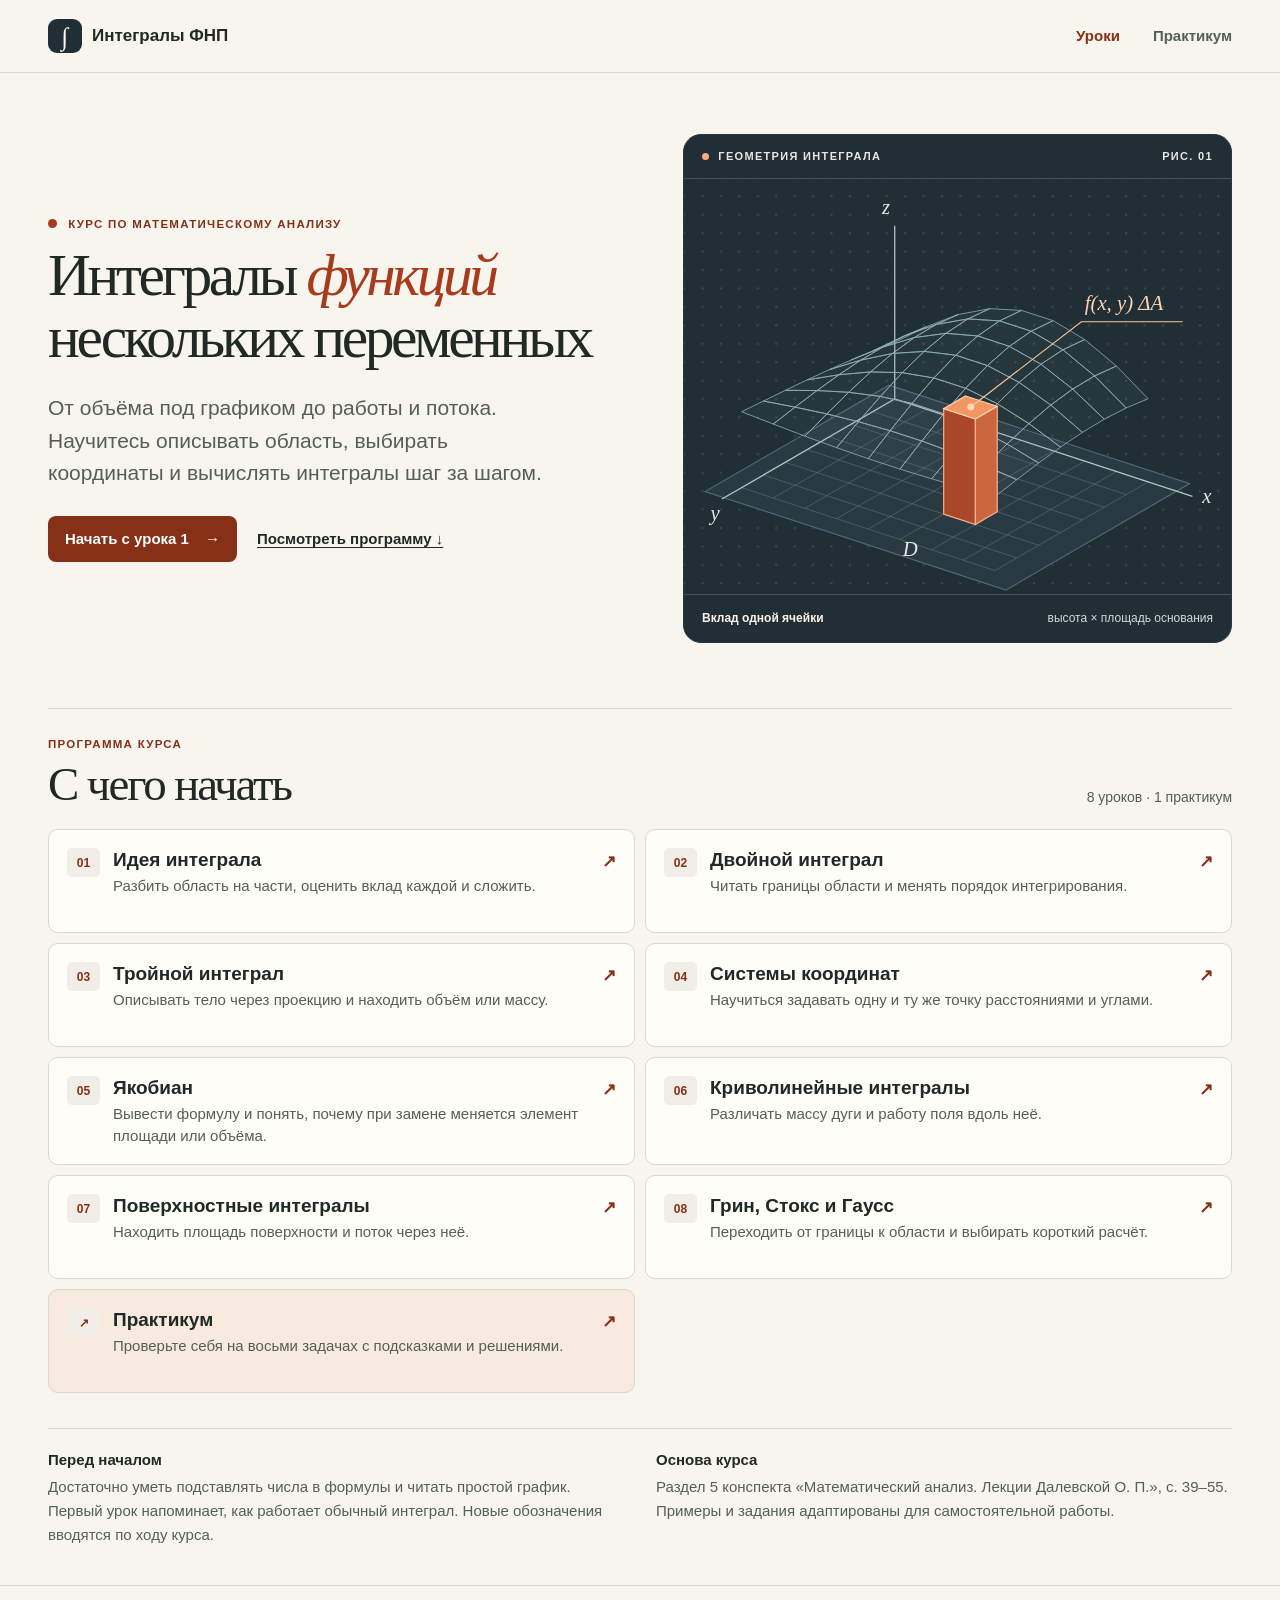
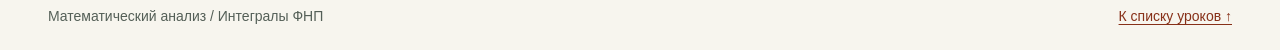
<file: index.html>
<!doctype html>
<html lang="ru">
<head>
  <meta charset="utf-8">
  <meta name="viewport" content="width=device-width, initial-scale=1">
  <meta name="description" content="Восемь уроков и практикум по интегралам функций нескольких переменных.">
  <title>Курс · Интегралы ФНП</title>
  <link rel="stylesheet" href="course.css">
  <script src="course.js" defer></script>
</head>
<body>
  <a class="skip" href="#main">К содержанию</a>
  <header class="site-head"><div class="shell head-inner">
    <a class="brand" href="index.html"><span class="brand-mark" aria-hidden="true">∫</span><span>Интегралы ФНП</span></a>
    <nav aria-label="Главная навигация"><a href="index.html#route" aria-current="page">Уроки</a><a href="practice.html">Практикум</a></nav>
  </div></header>
  <main class="shell" id="main">
    <section class="hero">
      <div class="hero-copy">
        <p class="eyebrow"><span class="dot"></span> Курс по математическому анализу</p>
        <h1>Интегралы <em>функций</em> нескольких переменных</h1>
        <p class="lead">От объёма под графиком до работы и потока. Научитесь описывать область, выбирать координаты и вычислять интегралы шаг за шагом.</p>
        <div class="hero-actions"><a class="button" href="01-idea.html">Начать с урока 1 <span aria-hidden="true">→</span></a><a class="text-link" href="#route">Посмотреть программу ↓</a></div>
      </div>
      <figure class="hero-figure">
        <div class="figure-head"><span><i></i> ГЕОМЕТРИЯ ИНТЕГРАЛА</span><span>РИС. 01</span></div>
        <svg class="hero-svg" viewBox="65 50 475 360" role="img" aria-label="Под графиком функции выделен один столбик объёма над малой ячейкой области D">
    <defs><pattern id="dots" width="16" height="16" patternUnits="userSpaceOnUse"><circle cx="1" cy="1" r="1" fill="#8d9ea9" opacity=".22"/></pattern></defs>
    <rect x="65" y="50" width="475" height="360" fill="url(#dots)"/>
    <polygon class="base" points="242.9,229.0 504.1,314.5 344.6,406.9 83.3,321.4"/><polyline class="plane" points="248.0,241.0 115.0,318.0"/><polyline class="plane" points="248.0,241.0 468.0,313.0"/><polyline class="plane" points="275.5,250.0 142.5,327.0"/><polyline class="plane" points="229.0,252.0 449.0,324.0"/><polyline class="plane" points="303.0,259.0 170.0,336.0"/><polyline class="plane" points="210.0,263.0 430.0,335.0"/><polyline class="plane" points="330.5,268.0 197.5,345.0"/><polyline class="plane" points="191.0,274.0 411.0,346.0"/><polyline class="plane" points="358.0,277.0 225.0,354.0"/><polyline class="plane" points="172.0,285.0 392.0,357.0"/><polyline class="plane" points="385.5,286.0 252.5,363.0"/><polyline class="plane" points="153.0,296.0 373.0,368.0"/><polyline class="plane" points="413.0,295.0 280.0,372.0"/><polyline class="plane" points="134.0,307.0 354.0,379.0"/><polyline class="plane" points="440.5,304.0 307.5,381.0"/><polyline class="plane" points="115.0,318.0 335.0,390.0"/><polyline class="plane" points="468.0,313.0 335.0,390.0"/><polyline class="axis" points="506.5,325.6 248.0,241.0 97.9,327.9"/><polyline class="axis" points="248.0,241.0 248.0,90.6"/><polygon class="mesh" points="248.0,191.8 275.5,178.2 256.5,186.2 229.0,199.3"/><polygon class="mesh" points="229.0,199.3 256.5,186.2 237.5,196.0 210.0,207.2"/><polygon class="mesh" points="210.0,207.2 237.5,196.0 218.5,207.3 191.0,215.6"/><polygon class="mesh" points="191.0,215.6 218.5,207.3 199.5,220.0 172.0,224.4"/><polygon class="mesh" points="172.0,224.4 199.5,220.0 180.5,233.7 153.0,233.5"/><polygon class="mesh" points="153.0,233.5 180.5,233.7 161.5,248.1 134.0,242.8"/><polygon class="mesh" points="134.0,242.8 161.5,248.1 142.5,262.8 115.0,252.1"/><polygon class="mesh" points="275.5,178.2 303.0,167.7 284.0,176.3 256.5,186.2"/><polygon class="mesh" points="256.5,186.2 284.0,176.3 265.0,187.7 237.5,196.0"/><polygon class="mesh" points="237.5,196.0 265.0,187.7 246.0,201.5 218.5,207.3"/><polygon class="mesh" points="218.5,207.3 246.0,201.5 227.0,217.5 199.5,220.0"/><polygon class="mesh" points="199.5,220.0 227.0,217.5 208.0,235.2 180.5,233.7"/><polygon class="mesh" points="180.5,233.7 208.0,235.2 189.0,254.0 161.5,248.1"/><polygon class="mesh" points="161.5,248.1 189.0,254.0 170.0,273.3 142.5,262.8"/><polygon class="mesh" points="303.0,167.7 330.5,162.6 311.5,171.5 284.0,176.3"/><polygon class="mesh" points="284.0,176.3 311.5,171.5 292.5,184.0 265.0,187.7"/><polygon class="mesh" points="265.0,187.7 292.5,184.0 273.5,199.7 246.0,201.5"/><polygon class="mesh" points="246.0,201.5 273.5,199.7 254.5,218.2 227.0,217.5"/><polygon class="mesh" points="227.0,217.5 254.5,218.2 235.5,238.8 208.0,235.2"/><polygon class="mesh" points="208.0,235.2 235.5,238.8 216.5,260.8 189.0,254.0"/><polygon class="mesh" points="189.0,254.0 216.5,260.8 197.5,283.3 170.0,273.3"/><polygon class="mesh" points="330.5,162.6 358.0,164.1 339.0,173.2 311.5,171.5"/><polygon class="mesh" points="311.5,171.5 339.0,173.2 320.0,186.3 292.5,184.0"/><polygon class="mesh" points="292.5,184.0 320.0,186.3 301.0,203.0 273.5,199.7"/><polygon class="mesh" points="273.5,199.7 301.0,203.0 282.0,222.8 254.5,218.2"/><polygon class="mesh" points="254.5,218.2 282.0,222.8 263.0,244.9 235.5,238.8"/><polygon class="mesh" points="235.5,238.8 263.0,244.9 244.0,268.6 216.5,260.8"/><polygon class="mesh" points="216.5,260.8 244.0,268.6 225.0,292.9 197.5,283.3"/><polygon class="mesh" points="358.0,164.1 385.5,173.0 366.5,182.2 339.0,173.2"/><polygon class="mesh" points="339.0,173.2 366.5,182.2 347.5,195.3 320.0,186.3"/><polygon class="mesh" points="320.0,186.3 347.5,195.3 328.5,212.0 301.0,203.0"/><polygon class="mesh" points="301.0,203.0 328.5,212.0 309.5,231.7 282.0,222.8"/><polygon class="mesh" points="282.0,222.8 309.5,231.7 290.5,253.9 263.0,244.9"/><polygon class="mesh" points="263.0,244.9 290.5,253.9 271.5,277.5 244.0,268.6"/><polygon class="mesh" points="244.0,268.6 271.5,277.5 252.5,301.9 225.0,292.9"/><polygon class="mesh" points="385.5,173.0 413.0,189.4 394.0,198.3 366.5,182.2"/><polygon class="mesh" points="366.5,182.2 394.0,198.3 375.0,210.8 347.5,195.3"/><polygon class="mesh" points="347.5,195.3 375.0,210.8 356.0,226.6 328.5,212.0"/><polygon class="mesh" points="328.5,212.0 356.0,226.6 337.0,245.1 309.5,231.7"/><polygon class="mesh" points="309.5,231.7 337.0,245.1 318.0,265.7 290.5,253.9"/><polygon class="mesh" points="290.5,253.9 318.0,265.7 299.0,287.7 271.5,277.5"/><polygon class="mesh" points="271.5,277.5 299.0,287.7 280.0,310.3 252.5,301.9"/><polygon class="mesh" points="413.0,189.4 440.5,212.4 421.5,221.0 394.0,198.3"/><polygon class="mesh" points="394.0,198.3 421.5,221.0 402.5,232.4 375.0,210.8"/><polygon class="mesh" points="375.0,210.8 402.5,232.4 383.5,246.3 356.0,226.6"/><polygon class="mesh" points="356.0,226.6 383.5,246.3 364.5,262.4 337.0,245.1"/><polygon class="mesh" points="337.0,245.1 364.5,262.4 345.5,280.1 318.0,265.7"/><polygon class="mesh" points="318.0,265.7 345.5,280.1 326.5,299.0 299.0,287.7"/><polygon class="mesh" points="299.0,287.7 326.5,299.0 307.5,318.3 280.0,310.3"/><polygon class="mesh" points="440.5,212.4 468.0,240.8 449.0,248.8 421.5,221.0"/><polygon class="mesh" points="421.5,221.0 449.0,248.8 430.0,258.6 402.5,232.4"/><polygon class="mesh" points="402.5,232.4 430.0,258.6 411.0,270.0 383.5,246.3"/><polygon class="mesh" points="383.5,246.3 411.0,270.0 392.0,282.8 364.5,262.4"/><polygon class="mesh" points="364.5,262.4 392.0,282.8 373.0,296.6 345.5,280.1"/><polygon class="mesh" points="345.5,280.1 373.0,296.6 354.0,311.1 326.5,299.0"/><polygon class="mesh" points="326.5,299.0 354.0,311.1 335.0,325.9 307.5,318.3"/><polygon class="cell-front" points="290.5,341.0 318.0,350.0 318.0,258.4 290.5,249.4"/><polygon class="cell-side" points="337.0,339.0 318.0,350.0 318.0,258.4 337.0,247.4"/><polygon class="cell-top" points="309.5,238.4 337.0,247.4 318.0,258.4 290.5,249.4"/>
    <path class="call" d="M314 248 L410 174 H498"/>
    <circle cx="314" cy="248" r="3" class="pin"/>
    <text x="413" y="164" class="label hot">f(x, y) ΔA</text>
    <text x="515" y="331" class="label">x</text><text x="88" y="346" class="label">y</text>
    <text x="237" y="80" class="label">z</text><text x="255" y="377" class="label">D</text>
    </svg>
        <figcaption><span>Вклад одной ячейки</span><span>высота × площадь основания</span></figcaption>
      </figure>
    </section>
    <section class="route" id="route">
      <div class="section-head"><div><p class="eyebrow">Программа курса</p><h2>С чего начать</h2></div><p>8 уроков · 1 практикум</p></div>
      <div class="route-grid">
        <a class="course-card" href="01-idea.html"><span class="card-num">01</span><div><h3>Идея интеграла</h3><p>Разбить область на части, оценить вклад каждой и сложить.</p></div><span class="arrow" aria-hidden="true">↗</span></a><a class="course-card" href="02-double.html"><span class="card-num">02</span><div><h3>Двойной интеграл</h3><p>Читать границы области и менять порядок интегрирования.</p></div><span class="arrow" aria-hidden="true">↗</span></a><a class="course-card" href="03-triple.html"><span class="card-num">03</span><div><h3>Тройной интеграл</h3><p>Описывать тело через проекцию и находить объём или массу.</p></div><span class="arrow" aria-hidden="true">↗</span></a><a class="course-card" href="04-coordinates.html"><span class="card-num">04</span><div><h3>Системы координат</h3><p>Научиться задавать одну и ту же точку расстояниями и углами.</p></div><span class="arrow" aria-hidden="true">↗</span></a><a class="course-card" href="05-jacobian.html"><span class="card-num">05</span><div><h3>Якобиан</h3><p>Вывести формулу и понять, почему при замене меняется элемент площади или объёма.</p></div><span class="arrow" aria-hidden="true">↗</span></a><a class="course-card" href="06-line.html"><span class="card-num">06</span><div><h3>Криволинейные интегралы</h3><p>Различать массу дуги и работу поля вдоль неё.</p></div><span class="arrow" aria-hidden="true">↗</span></a><a class="course-card" href="07-surface.html"><span class="card-num">07</span><div><h3>Поверхностные интегралы</h3><p>Находить площадь поверхности и поток через неё.</p></div><span class="arrow" aria-hidden="true">↗</span></a><a class="course-card" href="08-theorems.html"><span class="card-num">08</span><div><h3>Грин, Стокс и Гаусс</h3><p>Переходить от границы к области и выбирать короткий расчёт.</p></div><span class="arrow" aria-hidden="true">↗</span></a>
        <a class="course-card practice-card" href="practice.html"><span class="card-num">↗</span><div><h3>Практикум</h3><p>Проверьте себя на восьми задачах с подсказками и решениями.</p></div><span class="arrow" aria-hidden="true">↗</span></a>
      </div>
    </section>
    <div class="home-note"><p><strong>Перед началом</strong> Достаточно уметь подставлять числа в формулы и читать простой график. Первый урок напоминает, как работает обычный интеграл. Новые обозначения вводятся по ходу курса.</p><p><strong>Основа курса</strong> Раздел 5 конспекта «Математический анализ. Лекции Далевской О. П.», с. 39–55. Примеры и задания адаптированы для самостоятельной работы.</p></div>
  </main>
  <footer class="site-foot"><div class="shell"><span>Математический анализ / Интегралы ФНП</span><a href="index.html#route">К списку уроков ↑</a></div></footer>
</body>
</html>
</file>
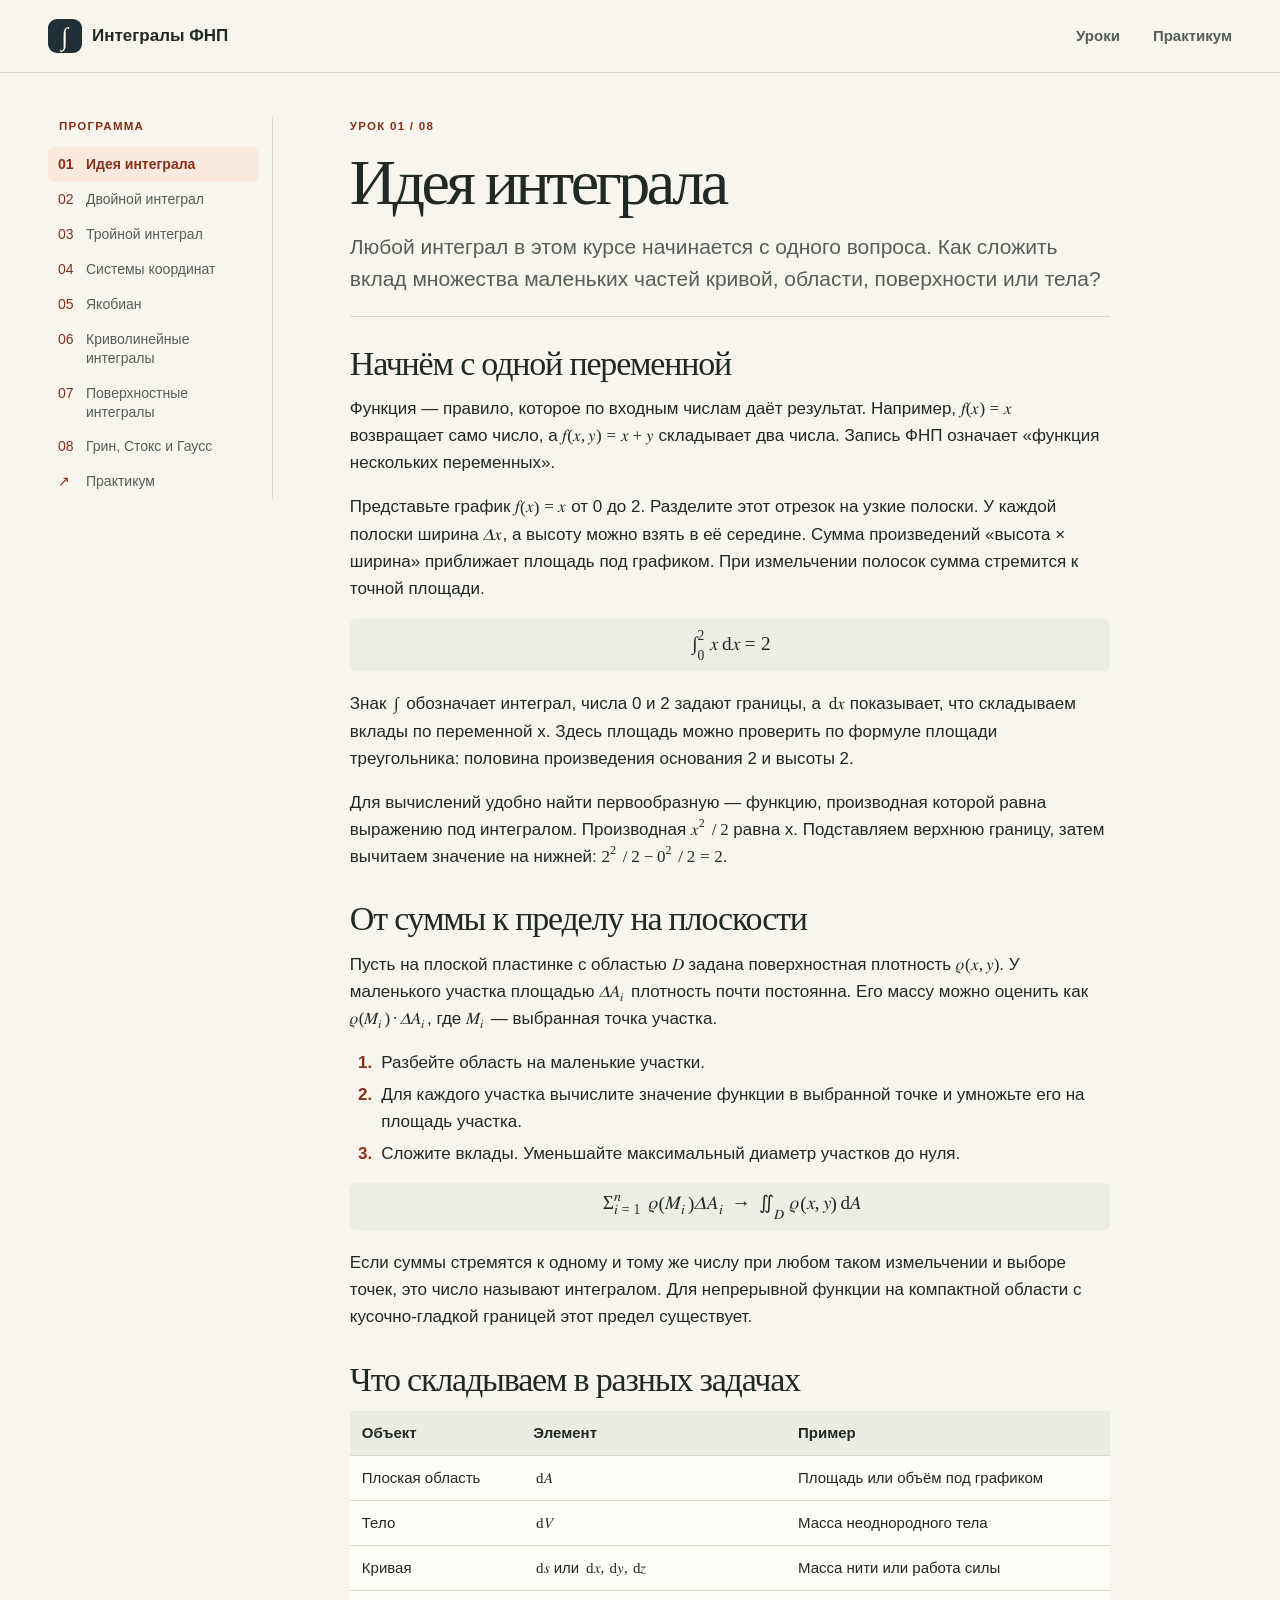
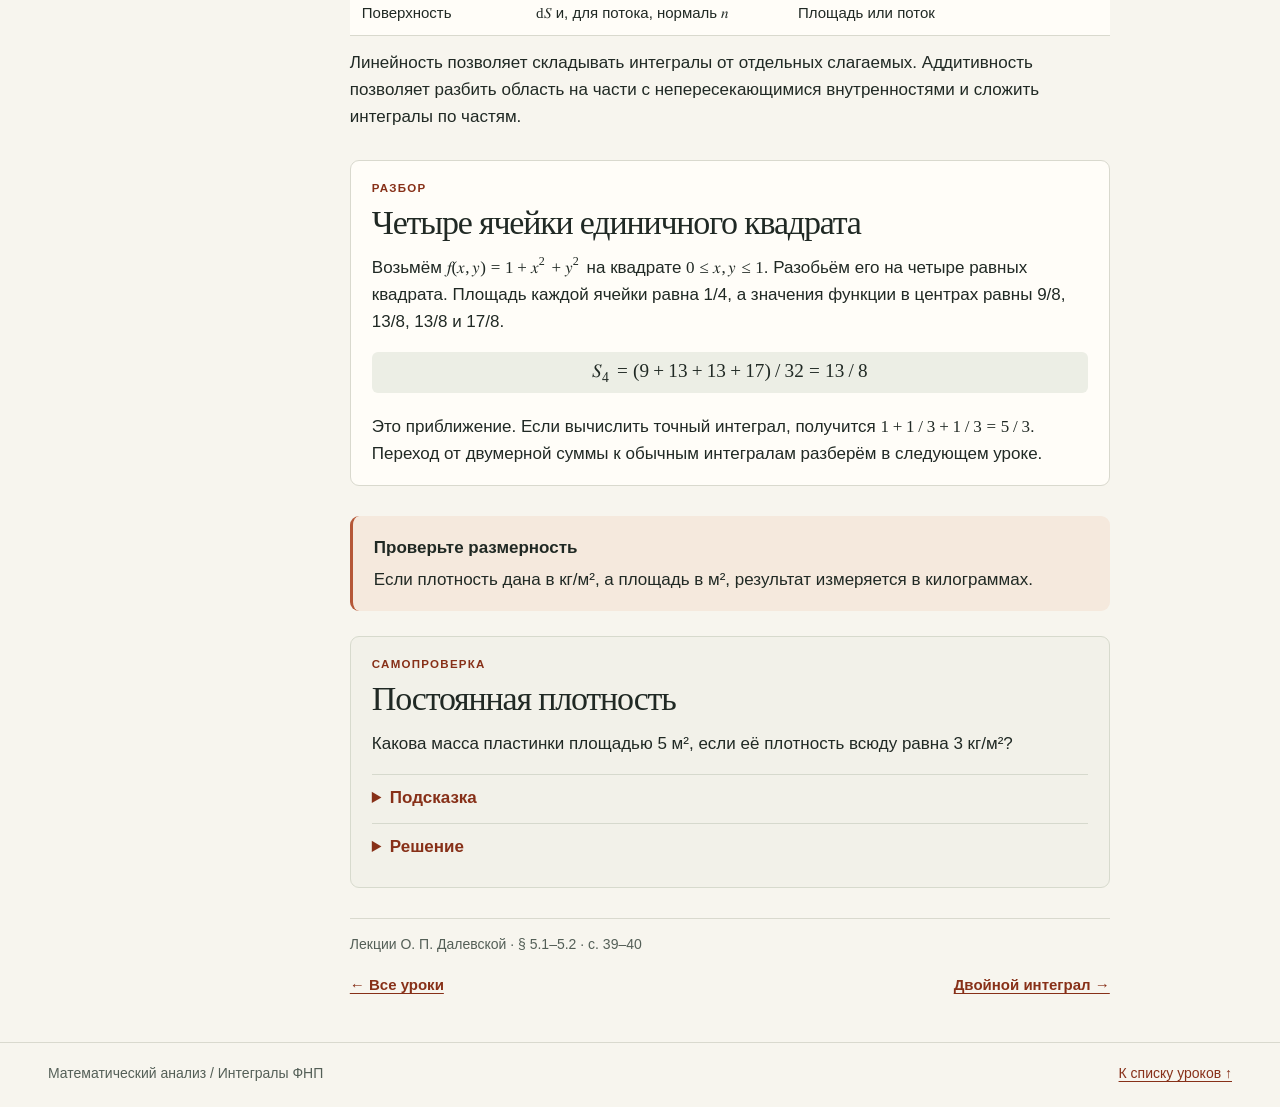
<file: 01-idea.html>
<!doctype html>
<html lang="ru">
<head>
  <meta charset="utf-8">
  <meta name="viewport" content="width=device-width, initial-scale=1">
  <meta name="description" content="Разбить область на части, оценить вклад каждой и сложить.">
  <title>Идея интеграла · Интегралы ФНП</title>
  <link rel="stylesheet" href="course.css">
  <script src="course.js" defer></script>
</head>
<body>
  <a class="skip" href="#main">К содержанию</a>
  <header class="site-head"><div class="shell head-inner">
    <a class="brand" href="index.html"><span class="brand-mark" aria-hidden="true">∫</span><span>Интегралы ФНП</span></a>
    <nav aria-label="Главная навигация"><a href="index.html#route">Уроки</a><a href="practice.html">Практикум</a></nav>
  </div></header>
  <div class="shell lesson-grid">
  <aside class="lesson-side"><nav aria-label="Уроки курса"><p class="eyebrow">Программа</p><a href="01-idea.html" aria-current="page"><span>01</span>Идея интеграла</a><a href="02-double.html"><span>02</span>Двойной интеграл</a><a href="03-triple.html"><span>03</span>Тройной интеграл</a><a href="04-coordinates.html"><span>04</span>Системы координат</a><a href="05-jacobian.html"><span>05</span>Якобиан</a><a href="06-line.html"><span>06</span>Криволинейные интегралы</a><a href="07-surface.html"><span>07</span>Поверхностные интегралы</a><a href="08-theorems.html"><span>08</span>Грин, Стокс и Гаусс</a><a href="practice.html"><span>↗</span>Практикум</a></nav></aside>
  <details class="mobile-route"><summary>Программа курса</summary><nav aria-label="Уроки курса"><a href="01-idea.html" aria-current="page"><span>01</span>Идея интеграла</a><a href="02-double.html"><span>02</span>Двойной интеграл</a><a href="03-triple.html"><span>03</span>Тройной интеграл</a><a href="04-coordinates.html"><span>04</span>Системы координат</a><a href="05-jacobian.html"><span>05</span>Якобиан</a><a href="06-line.html"><span>06</span>Криволинейные интегралы</a><a href="07-surface.html"><span>07</span>Поверхностные интегралы</a><a href="08-theorems.html"><span>08</span>Грин, Стокс и Гаусс</a><a href="practice.html"><span>↗</span>Практикум</a></nav></details>
  <main class="lesson" id="main">
    <header class="lesson-head"><p class="eyebrow">Урок 01 / 08</p><h1>Идея интеграла</h1><p class="lead">Любой интеграл в этом курсе начинается с одного вопроса. Как сложить вклад множества маленьких частей кривой, области, поверхности или тела?</p></header>
    <section><h2>Начнём с одной переменной</h2>
        <p>Функция — правило, которое по входным числам даёт результат. Например, <math><mrow><mi>f</mi><mo>(</mo><mi>x</mi><mo>)</mo><mo>=</mo><mi>x</mi></mrow></math> возвращает само число, а <math><mrow><mi>f</mi><mo>(</mo><mi>x</mi><mo>,</mo><mi>y</mi><mo>)</mo><mo>=</mo><mi>x</mi><mo>+</mo><mi>y</mi></mrow></math> складывает два числа. Запись ФНП означает «функция нескольких переменных».</p>
        <p>Представьте график <math><mrow><mi>f</mi><mo>(</mo><mi>x</mi><mo>)</mo><mo>=</mo><mi>x</mi></mrow></math> от 0 до 2. Разделите этот отрезок на узкие полоски. У каждой полоски ширина <math><mrow><mi>Δ</mi><mi>x</mi></mrow></math>, а высоту можно взять в её середине. Сумма произведений «высота × ширина» приближает площадь под графиком. При измельчении полосок сумма стремится к точной площади.</p>
        <div class="equation"><math display="block"><mrow><msubsup><mo>∫</mo><mrow><mn>0</mn></mrow><mrow><mn>2</mn></mrow></msubsup><mi>x</mi><mspace width="0.18em"/><mi mathvariant="normal">d</mi><mi>x</mi><mo>=</mo><mn>2</mn></mrow></math></div>
        <p>Знак <math><mrow><mo>∫</mo></mrow></math> обозначает интеграл, числа 0 и 2 задают границы, а <math><mrow><mspace width="0.18em"/><mi mathvariant="normal">d</mi><mi>x</mi></mrow></math> показывает, что складываем вклады по переменной x. Здесь площадь можно проверить по формуле площади треугольника: половина произведения основания 2 и высоты 2.</p>
        <p>Для вычислений удобно найти первообразную — функцию, производная которой равна выражению под интегралом. Производная <math><mrow><msup><mrow><mi>x</mi></mrow><mn>2</mn></msup><mo>/</mo><mn>2</mn></mrow></math> равна x. Подставляем верхнюю границу, затем вычитаем значение на нижней: <math><mrow><msup><mrow><mn>2</mn></mrow><mn>2</mn></msup><mo>/</mo><mn>2</mn><mo>−</mo><msup><mrow><mn>0</mn></mrow><mn>2</mn></msup><mo>/</mo><mn>2</mn><mo>=</mo><mn>2</mn></mrow></math>.</p></section><section><h2>От суммы к пределу на плоскости</h2>
        <p>Пусть на плоской пластинке с областью <math><mrow><mi>D</mi></mrow></math> задана поверхностная плотность <math><mrow><mi>ρ</mi><mo>(</mo><mi>x</mi><mo>,</mo><mi>y</mi><mo>)</mo></mrow></math>. У маленького участка площадью <math><mrow><msub><mrow><mi>Δ</mi><mi>A</mi></mrow><mrow><mi>i</mi></mrow></msub></mrow></math> плотность почти постоянна. Его массу можно оценить как <math><mrow><mi>ρ</mi><mo>(</mo><msub><mrow><mi>M</mi></mrow><mrow><mi>i</mi></mrow></msub><mo>)</mo><mo>·</mo><msub><mrow><mi>Δ</mi><mi>A</mi></mrow><mrow><mi>i</mi></mrow></msub></mrow></math>, где <math><mrow><msub><mrow><mi>M</mi></mrow><mrow><mi>i</mi></mrow></msub></mrow></math> — выбранная точка участка.</p>
        <ol class="steps"><li>Разбейте область на маленькие участки.</li><li>Для каждого участка вычислите значение функции в выбранной точке и умножьте его на площадь участка.</li><li>Сложите вклады. Уменьшайте максимальный диаметр участков до нуля.</li></ol>
        <div class="equation"><math display="block"><mrow><msubsup><mo>Σ</mo><mrow><mi>i</mi><mo>=</mo><mn>1</mn></mrow><mrow><mi>n</mi></mrow></msubsup><mi>ρ</mi><mo>(</mo><msub><mrow><mi>M</mi></mrow><mrow><mi>i</mi></mrow></msub><mo>)</mo><msub><mrow><mi>Δ</mi><mi>A</mi></mrow><mrow><mi>i</mi></mrow></msub><mo>→</mo><msub><mo>∬</mo><mrow><mi>D</mi></mrow></msub><mi>ρ</mi><mo>(</mo><mi>x</mi><mo>,</mo><mi>y</mi><mo>)</mo><mspace width="0.18em"/><mi mathvariant="normal">d</mi><mi>A</mi></mrow></math></div>
        <p>Если суммы стремятся к одному и тому же числу при любом таком измельчении и выборе точек, это число называют интегралом. Для непрерывной функции на компактной области с кусочно-гладкой границей этот предел существует.</p></section><section><h2>Что складываем в разных задачах</h2><div class="table-wrap"><table><thead><tr><th scope="col">Объект</th><th scope="col">Элемент</th><th scope="col">Пример</th></tr></thead><tbody><tr><td>Плоская область</td><td><math><mrow><mspace width="0.18em"/><mi mathvariant="normal">d</mi><mi>A</mi></mrow></math></td><td>Площадь или объём под графиком</td></tr><tr><td>Тело</td><td><math><mrow><mspace width="0.18em"/><mi mathvariant="normal">d</mi><mi>V</mi></mrow></math></td><td>Масса неоднородного тела</td></tr><tr><td>Кривая</td><td><math><mrow><mspace width="0.18em"/><mi mathvariant="normal">d</mi><mi>s</mi></mrow></math> или <math><mrow><mspace width="0.18em"/><mi mathvariant="normal">d</mi><mi>x</mi><mo>,</mo><mspace width="0.18em"/><mi mathvariant="normal">d</mi><mi>y</mi><mo>,</mo><mspace width="0.18em"/><mi mathvariant="normal">d</mi><mi>z</mi></mrow></math></td><td>Масса нити или работа силы</td></tr><tr><td>Поверхность</td><td><math><mrow><mspace width="0.18em"/><mi mathvariant="normal">d</mi><mi>S</mi></mrow></math> и, для потока, нормаль <math><mrow><mi>n</mi></mrow></math></td><td>Площадь или поток</td></tr></tbody></table></div><p>Линейность позволяет складывать интегралы от отдельных слагаемых. Аддитивность позволяет разбить область на части с непересекающимися внутренностями и сложить интегралы по частям.</p></section><section class="example"><p class="eyebrow">Разбор</p><h2>Четыре ячейки единичного квадрата</h2>
        <p>Возьмём <math><mrow><mi>f</mi><mo>(</mo><mi>x</mi><mo>,</mo><mi>y</mi><mo>)</mo><mo>=</mo><mn>1</mn><mo>+</mo><msup><mrow><mi>x</mi></mrow><mn>2</mn></msup><mo>+</mo><msup><mrow><mi>y</mi></mrow><mn>2</mn></msup></mrow></math> на квадрате <math><mrow><mn>0</mn><mo>≤</mo><mi>x</mi><mo>,</mo><mi>y</mi><mo>≤</mo><mn>1</mn></mrow></math>. Разобьём его на четыре равных квадрата. Площадь каждой ячейки равна 1/4, а значения функции в центрах равны 9/8, 13/8, 13/8 и 17/8.</p>
        <div class="equation"><math display="block"><mrow><msub><mrow><mi>S</mi></mrow><mrow><mn>4</mn></mrow></msub><mo>=</mo><mo>(</mo><mn>9</mn><mo>+</mo><mn>13</mn><mo>+</mo><mn>13</mn><mo>+</mo><mn>17</mn><mo>)</mo><mo>/</mo><mn>32</mn><mo>=</mo><mn>13</mn><mo>/</mo><mn>8</mn></mrow></math></div>
        <p>Это приближение. Если вычислить точный интеграл, получится <math><mrow><mn>1</mn><mo>+</mo><mn>1</mn><mo>/</mo><mn>3</mn><mo>+</mo><mn>1</mn><mo>/</mo><mn>3</mn><mo>=</mo><mn>5</mn><mo>/</mo><mn>3</mn></mrow></math>. Переход от двумерной суммы к обычным интегралам разберём в следующем уроке.</p></section><aside class="note"><strong>Проверьте размерность</strong><p>Если плотность дана в кг/м², а площадь в м², результат измеряется в килограммах.</p></aside><section class="task"><p class="eyebrow">Самопроверка</p><h2>Постоянная плотность</h2>
    <p>Какова масса пластинки площадью 5 м², если её плотность всюду равна 3 кг/м²?</p><details><summary>Подсказка</summary><p>Вынесите постоянную плотность за знак интеграла.</p></details>
    <details><summary>Решение</summary><div class="solution"><p>Масса равна 3 × 5 = <strong>15 кг</strong>.</p></div></details></section>
    <div class="source-line">Лекции О. П. Далевской · § 5.1–5.2 · с. 39–40</div>
    <nav class="pager" aria-label="Переход между уроками"><a href="index.html#route">← Все уроки</a><a href="02-double.html">Двойной интеграл →</a></nav>
  </main>
</div>
  <footer class="site-foot"><div class="shell"><span>Математический анализ / Интегралы ФНП</span><a href="index.html#route">К списку уроков ↑</a></div></footer>
</body>
</html>
</file>
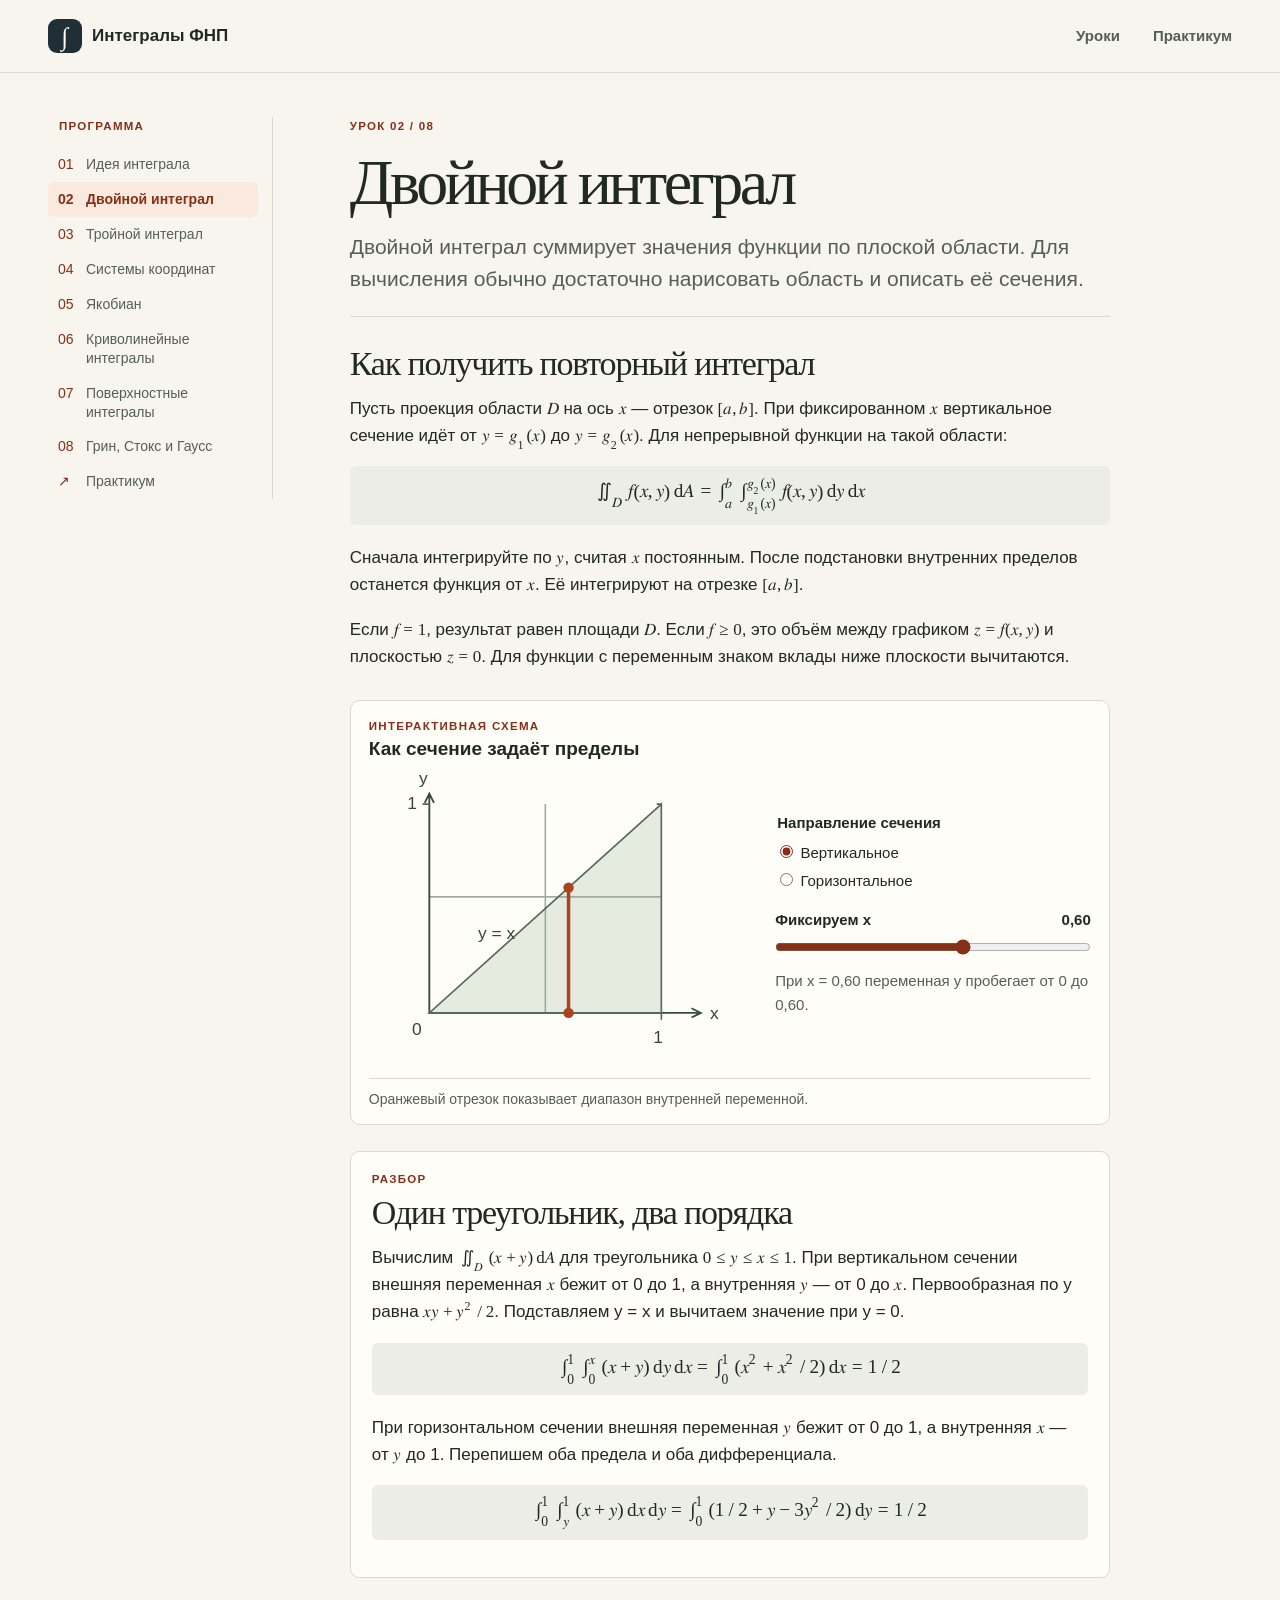
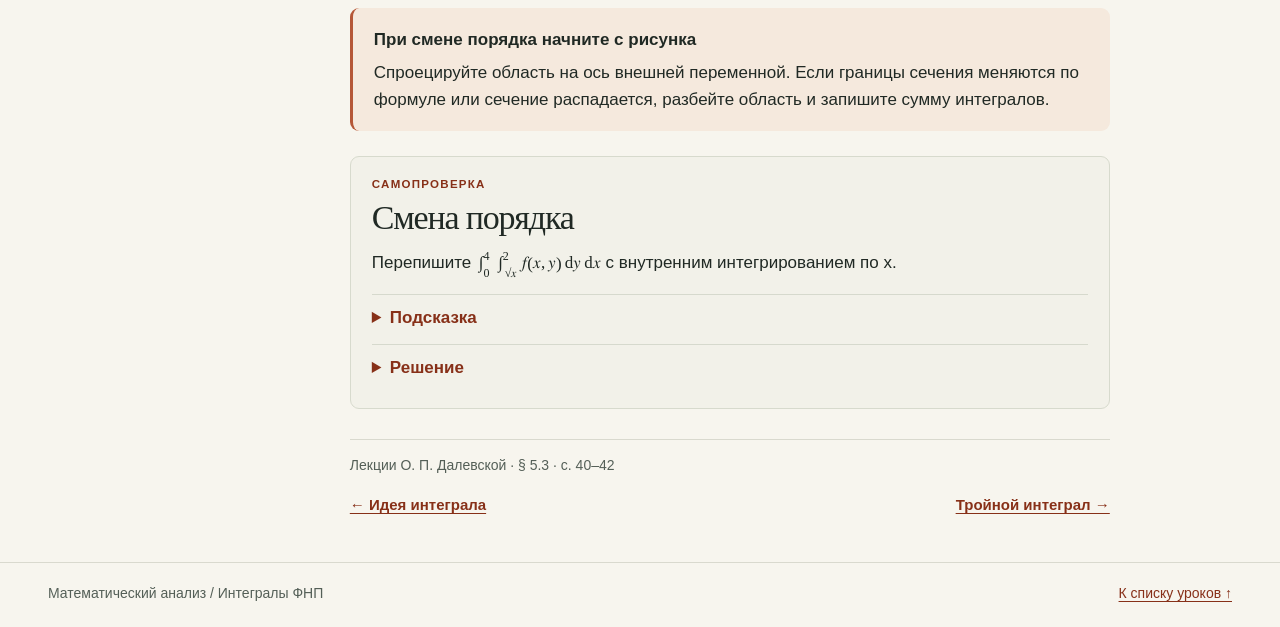
<file: 02-double.html>
<!doctype html>
<html lang="ru">
<head>
  <meta charset="utf-8">
  <meta name="viewport" content="width=device-width, initial-scale=1">
  <meta name="description" content="Читать границы области и менять порядок интегрирования.">
  <title>Двойной интеграл · Интегралы ФНП</title>
  <link rel="stylesheet" href="course.css">
  <script src="course.js" defer></script>
</head>
<body>
  <a class="skip" href="#main">К содержанию</a>
  <header class="site-head"><div class="shell head-inner">
    <a class="brand" href="index.html"><span class="brand-mark" aria-hidden="true">∫</span><span>Интегралы ФНП</span></a>
    <nav aria-label="Главная навигация"><a href="index.html#route">Уроки</a><a href="practice.html">Практикум</a></nav>
  </div></header>
  <div class="shell lesson-grid">
  <aside class="lesson-side"><nav aria-label="Уроки курса"><p class="eyebrow">Программа</p><a href="01-idea.html"><span>01</span>Идея интеграла</a><a href="02-double.html" aria-current="page"><span>02</span>Двойной интеграл</a><a href="03-triple.html"><span>03</span>Тройной интеграл</a><a href="04-coordinates.html"><span>04</span>Системы координат</a><a href="05-jacobian.html"><span>05</span>Якобиан</a><a href="06-line.html"><span>06</span>Криволинейные интегралы</a><a href="07-surface.html"><span>07</span>Поверхностные интегралы</a><a href="08-theorems.html"><span>08</span>Грин, Стокс и Гаусс</a><a href="practice.html"><span>↗</span>Практикум</a></nav></aside>
  <details class="mobile-route"><summary>Программа курса</summary><nav aria-label="Уроки курса"><a href="01-idea.html"><span>01</span>Идея интеграла</a><a href="02-double.html" aria-current="page"><span>02</span>Двойной интеграл</a><a href="03-triple.html"><span>03</span>Тройной интеграл</a><a href="04-coordinates.html"><span>04</span>Системы координат</a><a href="05-jacobian.html"><span>05</span>Якобиан</a><a href="06-line.html"><span>06</span>Криволинейные интегралы</a><a href="07-surface.html"><span>07</span>Поверхностные интегралы</a><a href="08-theorems.html"><span>08</span>Грин, Стокс и Гаусс</a><a href="practice.html"><span>↗</span>Практикум</a></nav></details>
  <main class="lesson" id="main">
    <header class="lesson-head"><p class="eyebrow">Урок 02 / 08</p><h1>Двойной интеграл</h1><p class="lead">Двойной интеграл суммирует значения функции по плоской области. Для вычисления обычно достаточно нарисовать область и описать её сечения.</p></header>
    <section><h2>Как получить повторный интеграл</h2>
        <p>Пусть проекция области <math><mrow><mi>D</mi></mrow></math> на ось <math><mrow><mi>x</mi></mrow></math> — отрезок <math><mrow><mo>[</mo><mi>a</mi><mo>,</mo><mi>b</mi><mo>]</mo></mrow></math>. При фиксированном <math><mrow><mi>x</mi></mrow></math> вертикальное сечение идёт от <math><mrow><mi>y</mi><mo>=</mo><msub><mrow><mi>g</mi></mrow><mrow><mn>1</mn></mrow></msub><mo>(</mo><mi>x</mi><mo>)</mo></mrow></math> до <math><mrow><mi>y</mi><mo>=</mo><msub><mrow><mi>g</mi></mrow><mrow><mn>2</mn></mrow></msub><mo>(</mo><mi>x</mi><mo>)</mo></mrow></math>. Для непрерывной функции на такой области:</p>
        <div class="equation"><math display="block"><mrow><msub><mo>∬</mo><mrow><mi>D</mi></mrow></msub><mi>f</mi><mo>(</mo><mi>x</mi><mo>,</mo><mi>y</mi><mo>)</mo><mspace width="0.18em"/><mi mathvariant="normal">d</mi><mi>A</mi><mo>=</mo><msubsup><mo>∫</mo><mrow><mi>a</mi></mrow><mrow><mi>b</mi></mrow></msubsup><msubsup><mo>∫</mo><mrow><msub><mrow><mi>g</mi></mrow><mrow><mn>1</mn></mrow></msub><mo>(</mo><mi>x</mi><mo>)</mo></mrow><mrow><msub><mrow><mi>g</mi></mrow><mrow><mn>2</mn></mrow></msub><mo>(</mo><mi>x</mi><mo>)</mo></mrow></msubsup><mi>f</mi><mo>(</mo><mi>x</mi><mo>,</mo><mi>y</mi><mo>)</mo><mspace width="0.18em"/><mi mathvariant="normal">d</mi><mi>y</mi><mspace width="0.18em"/><mi mathvariant="normal">d</mi><mi>x</mi></mrow></math></div>
        <p>Сначала интегрируйте по <math><mrow><mi>y</mi></mrow></math>, считая <math><mrow><mi>x</mi></mrow></math> постоянным. После подстановки внутренних пределов останется функция от <math><mrow><mi>x</mi></mrow></math>. Её интегрируют на отрезке <math><mrow><mo>[</mo><mi>a</mi><mo>,</mo><mi>b</mi><mo>]</mo></mrow></math>.</p>
        <p>Если <math><mrow><mi>f</mi><mo>=</mo><mn>1</mn></mrow></math>, результат равен площади <math><mrow><mi>D</mi></mrow></math>. Если <math><mrow><mi>f</mi><mo>≥</mo><mn>0</mn></mrow></math>, это объём между графиком <math><mrow><mi>z</mi><mo>=</mo><mi>f</mi><mo>(</mo><mi>x</mi><mo>,</mo><mi>y</mi><mo>)</mo></mrow></math> и плоскостью <math><mrow><mi>z</mi><mo>=</mo><mn>0</mn></mrow></math>. Для функции с переменным знаком вклады ниже плоскости вычитаются.</p></section><figure class="diagram interactive" id="triangle">
    <div class="diagram-top"><p class="eyebrow">Интерактивная схема</p><h3>Как сечение задаёт пределы</h3></div>
    <div class="diagram-grid">
      <svg viewBox="0 0 340 266" role="img" aria-label="Треугольник с вершинами (0,0), (1,0), (1,1) и выделенным сечением">
        <path class="triangle-fill" d="M52 218 H252 V38 Z"/>
        <path class="graph-grid" d="M52 118 H252 M152 218 V38"/>
        <path class="graph-axis" d="M52 30 V218 H285 M48 37 L52 29 L56 37 M278 214 L286 218 L278 222"/>
        <path class="graph-bound" d="M52 218 H252 V38 Z"/>
        <path class="graph-tick" d="M248 38 H252 M252 218 V224 M46 38 H52"/>
        <path id="slice-line" class="graph-slice" d="M172 218 V110"/>
        <circle id="slice-start" class="graph-point" cx="172" cy="218" r="4.5"/>
        <circle id="slice-end" class="graph-point" cx="172" cy="110" r="4.5"/>
        <g class="graph-label"><text x="294" y="223">x</text><text x="43" y="21">y</text><text x="33" y="42">1</text><text x="245" y="244">1</text><text x="37" y="237">0</text><text x="94" y="154">y = x</text></g>
      </svg>
      <div class="diagram-controls">
        <fieldset><legend>Направление сечения</legend>
          <label><input type="radio" name="direction" value="vertical" checked> Вертикальное</label>
          <label><input type="radio" name="direction" value="horizontal"> Горизонтальное</label>
        </fieldset>
        <label class="slider-label" for="slice-position"><span id="fixed-variable">Фиксируем x</span><output id="slice-value" for="slice-position">0,60</output></label>
        <input type="range" id="slice-position" min="0" max="100" value="60" step="1">
        <p id="slice-description" aria-live="polite">При x = 0,60 переменная y пробегает от 0 до 0,60.</p>
        <noscript><p>Вертикальное сечение идёт от y = 0 до y = x. Горизонтальное идёт от x = y до x = 1.</p></noscript>
      </div>
    </div>
    <figcaption>Оранжевый отрезок показывает диапазон внутренней переменной.</figcaption>
    </figure><section class="example"><p class="eyebrow">Разбор</p><h2>Один треугольник, два порядка</h2>
        <p>Вычислим <math><mrow><msub><mo>∬</mo><mrow><mi>D</mi></mrow></msub><mo>(</mo><mi>x</mi><mo>+</mo><mi>y</mi><mo>)</mo><mspace width="0.18em"/><mi mathvariant="normal">d</mi><mi>A</mi></mrow></math> для треугольника <math><mrow><mn>0</mn><mo>≤</mo><mi>y</mi><mo>≤</mo><mi>x</mi><mo>≤</mo><mn>1</mn></mrow></math>. При вертикальном сечении внешняя переменная <math><mrow><mi>x</mi></mrow></math> бежит от 0 до 1, а внутренняя <math><mrow><mi>y</mi></mrow></math> — от 0 до <math><mrow><mi>x</mi></mrow></math>. Первообразная по y равна <math><mrow><mi>x</mi><mi>y</mi><mo>+</mo><msup><mrow><mi>y</mi></mrow><mn>2</mn></msup><mo>/</mo><mn>2</mn></mrow></math>. Подставляем y = x и вычитаем значение при y = 0.</p>
        <div class="equation"><math display="block"><mrow><msubsup><mo>∫</mo><mrow><mn>0</mn></mrow><mrow><mn>1</mn></mrow></msubsup><msubsup><mo>∫</mo><mrow><mn>0</mn></mrow><mrow><mi>x</mi></mrow></msubsup><mo>(</mo><mi>x</mi><mo>+</mo><mi>y</mi><mo>)</mo><mspace width="0.18em"/><mi mathvariant="normal">d</mi><mi>y</mi><mspace width="0.18em"/><mi mathvariant="normal">d</mi><mi>x</mi><mo>=</mo><msubsup><mo>∫</mo><mrow><mn>0</mn></mrow><mrow><mn>1</mn></mrow></msubsup><mo>(</mo><msup><mrow><mi>x</mi></mrow><mn>2</mn></msup><mo>+</mo><msup><mrow><mi>x</mi></mrow><mn>2</mn></msup><mo>/</mo><mn>2</mn><mo>)</mo><mspace width="0.18em"/><mi mathvariant="normal">d</mi><mi>x</mi><mo>=</mo><mn>1</mn><mo>/</mo><mn>2</mn></mrow></math></div>
        <p>При горизонтальном сечении внешняя переменная <math><mrow><mi>y</mi></mrow></math> бежит от 0 до 1, а внутренняя <math><mrow><mi>x</mi></mrow></math> — от <math><mrow><mi>y</mi></mrow></math> до 1. Перепишем оба предела и оба дифференциала.</p>
        <div class="equation"><math display="block"><mrow><msubsup><mo>∫</mo><mrow><mn>0</mn></mrow><mrow><mn>1</mn></mrow></msubsup><msubsup><mo>∫</mo><mrow><mi>y</mi></mrow><mrow><mn>1</mn></mrow></msubsup><mo>(</mo><mi>x</mi><mo>+</mo><mi>y</mi><mo>)</mo><mspace width="0.18em"/><mi mathvariant="normal">d</mi><mi>x</mi><mspace width="0.18em"/><mi mathvariant="normal">d</mi><mi>y</mi><mo>=</mo><msubsup><mo>∫</mo><mrow><mn>0</mn></mrow><mrow><mn>1</mn></mrow></msubsup><mo>(</mo><mn>1</mn><mo>/</mo><mn>2</mn><mo>+</mo><mi>y</mi><mo>−</mo><mn>3</mn><msup><mrow><mi>y</mi></mrow><mn>2</mn></msup><mo>/</mo><mn>2</mn><mo>)</mo><mspace width="0.18em"/><mi mathvariant="normal">d</mi><mi>y</mi><mo>=</mo><mn>1</mn><mo>/</mo><mn>2</mn></mrow></math></div></section><aside class="note"><strong>При смене порядка начните с рисунка</strong><p>Спроецируйте область на ось внешней переменной. Если границы сечения меняются по формуле или сечение распадается, разбейте область и запишите сумму интегралов.</p></aside><section class="task"><p class="eyebrow">Самопроверка</p><h2>Смена порядка</h2>
    <p>Перепишите <math><mrow><msubsup><mo>∫</mo><mrow><mn>0</mn></mrow><mrow><mn>4</mn></mrow></msubsup><msubsup><mo>∫</mo><mrow><mo>√</mo><mi>x</mi></mrow><mrow><mn>2</mn></mrow></msubsup><mi>f</mi><mo>(</mo><mi>x</mi><mo>,</mo><mi>y</mi><mo>)</mo><mspace width="0.18em"/><mi mathvariant="normal">d</mi><mi>y</mi><mspace width="0.18em"/><mi mathvariant="normal">d</mi><mi>x</mi></mrow></math> с внутренним интегрированием по x.</p><details><summary>Подсказка</summary><p>Условие <math><mrow><mo>√</mo><mi>x</mi><mo>≤</mo><mi>y</mi></mrow></math> при <math><mrow><mi>y</mi><mo>≥</mo><mn>0</mn></mrow></math> равносильно <math><mrow><mi>x</mi><mo>≤</mo><msup><mrow><mi>y</mi></mrow><mn>2</mn></msup></mrow></math>. Найдите проекцию на ось y.</p></details>
    <details><summary>Решение</summary><div class="solution"><p><math><mrow><mn>0</mn><mo>≤</mo><mi>y</mi><mo>≤</mo><mn>2</mn></mrow></math>, для каждого y имеем <math><mrow><mn>0</mn><mo>≤</mo><mi>x</mi><mo>≤</mo><msup><mrow><mi>y</mi></mrow><mn>2</mn></msup></mrow></math>.</p><div class="equation"><math display="block"><mrow><msubsup><mo>∫</mo><mrow><mn>0</mn></mrow><mrow><mn>2</mn></mrow></msubsup><msubsup><mo>∫</mo><mrow><mn>0</mn></mrow><mrow><msup><mrow><mi>y</mi></mrow><mn>2</mn></msup></mrow></msubsup><mi>f</mi><mo>(</mo><mi>x</mi><mo>,</mo><mi>y</mi><mo>)</mo><mspace width="0.18em"/><mi mathvariant="normal">d</mi><mi>x</mi><mspace width="0.18em"/><mi mathvariant="normal">d</mi><mi>y</mi></mrow></math></div></div></details></section>
    <div class="source-line">Лекции О. П. Далевской · § 5.3 · с. 40–42</div>
    <nav class="pager" aria-label="Переход между уроками"><a href="01-idea.html">← Идея интеграла</a><a href="03-triple.html">Тройной интеграл →</a></nav>
  </main>
</div>
  <footer class="site-foot"><div class="shell"><span>Математический анализ / Интегралы ФНП</span><a href="index.html#route">К списку уроков ↑</a></div></footer>
</body>
</html>
</file>
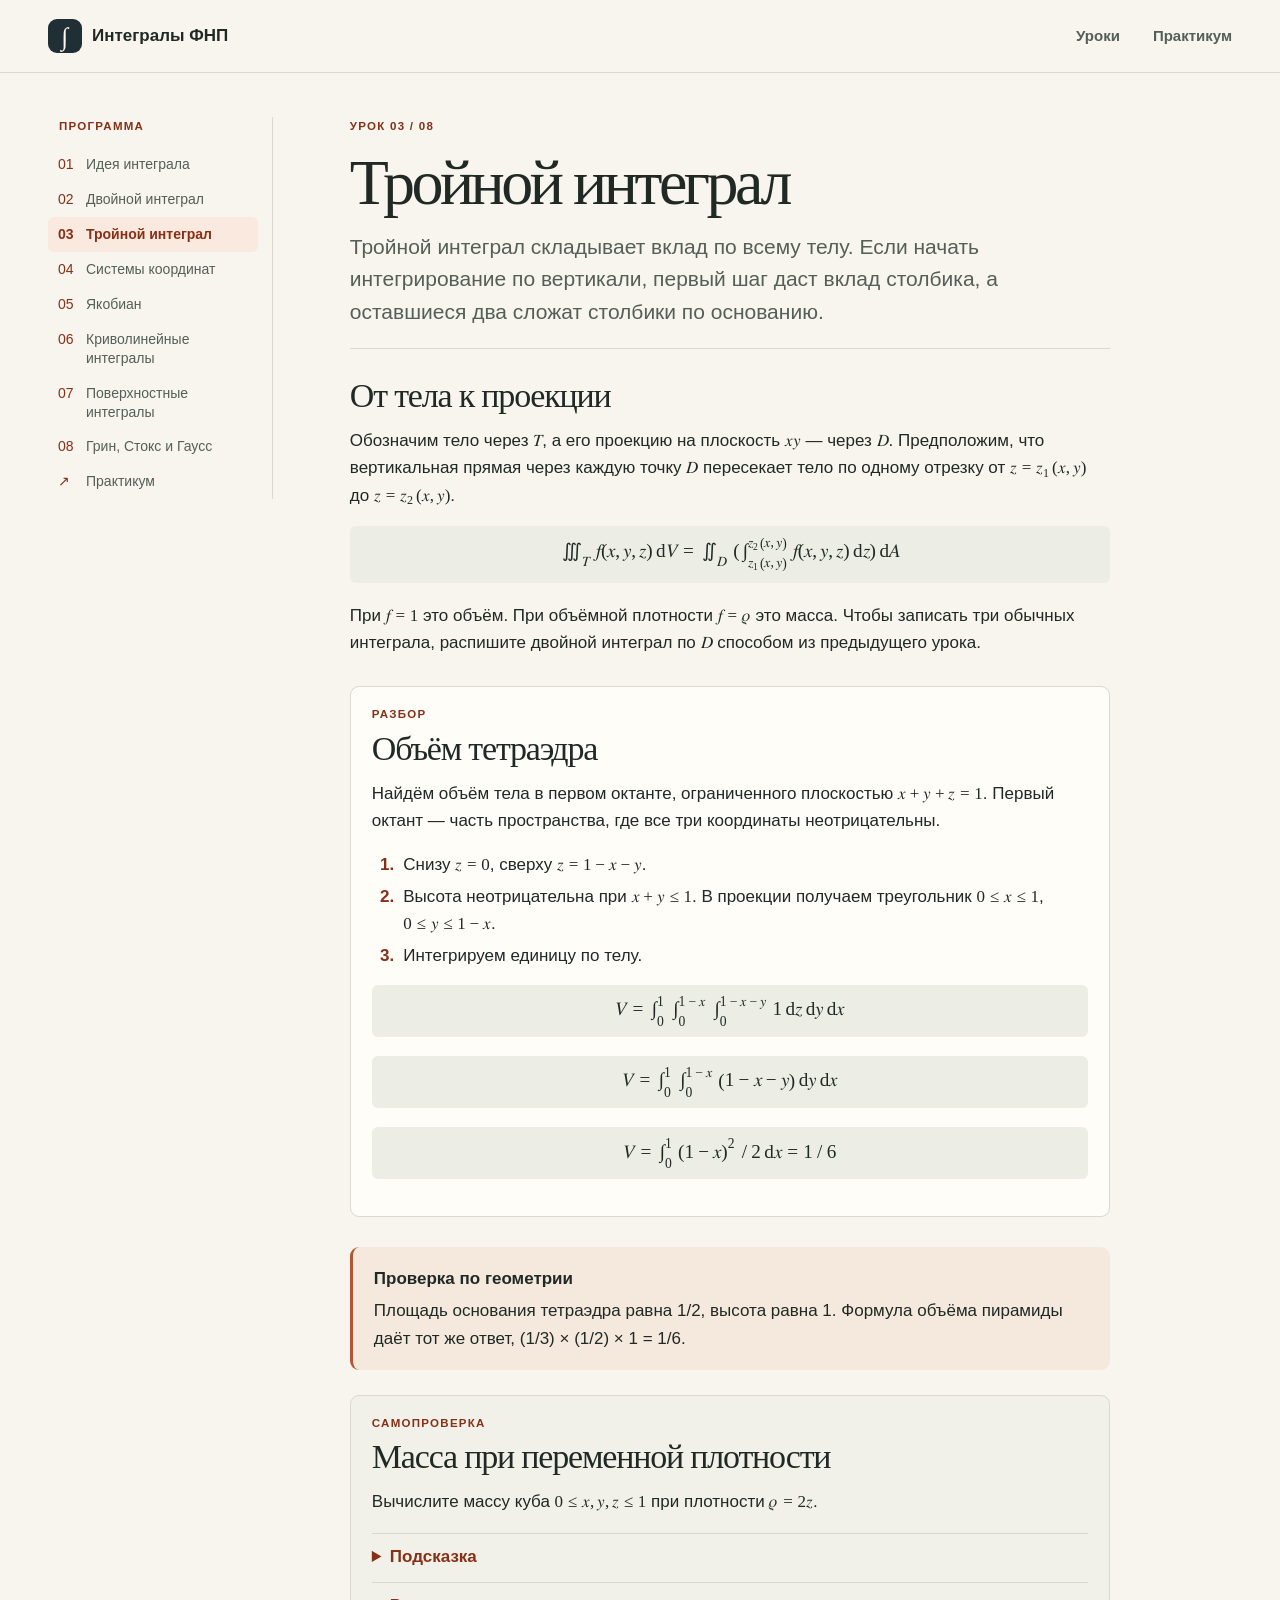
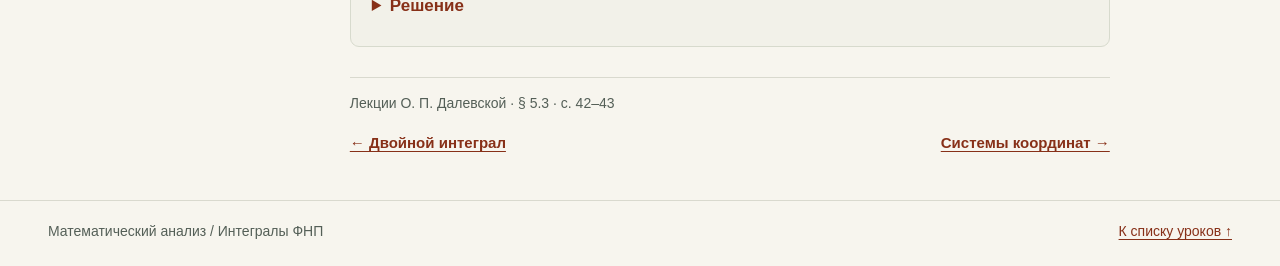
<file: 03-triple.html>
<!doctype html>
<html lang="ru">
<head>
  <meta charset="utf-8">
  <meta name="viewport" content="width=device-width, initial-scale=1">
  <meta name="description" content="Описывать тело через проекцию и находить объём или массу.">
  <title>Тройной интеграл · Интегралы ФНП</title>
  <link rel="stylesheet" href="course.css">
  <script src="course.js" defer></script>
</head>
<body>
  <a class="skip" href="#main">К содержанию</a>
  <header class="site-head"><div class="shell head-inner">
    <a class="brand" href="index.html"><span class="brand-mark" aria-hidden="true">∫</span><span>Интегралы ФНП</span></a>
    <nav aria-label="Главная навигация"><a href="index.html#route">Уроки</a><a href="practice.html">Практикум</a></nav>
  </div></header>
  <div class="shell lesson-grid">
  <aside class="lesson-side"><nav aria-label="Уроки курса"><p class="eyebrow">Программа</p><a href="01-idea.html"><span>01</span>Идея интеграла</a><a href="02-double.html"><span>02</span>Двойной интеграл</a><a href="03-triple.html" aria-current="page"><span>03</span>Тройной интеграл</a><a href="04-coordinates.html"><span>04</span>Системы координат</a><a href="05-jacobian.html"><span>05</span>Якобиан</a><a href="06-line.html"><span>06</span>Криволинейные интегралы</a><a href="07-surface.html"><span>07</span>Поверхностные интегралы</a><a href="08-theorems.html"><span>08</span>Грин, Стокс и Гаусс</a><a href="practice.html"><span>↗</span>Практикум</a></nav></aside>
  <details class="mobile-route"><summary>Программа курса</summary><nav aria-label="Уроки курса"><a href="01-idea.html"><span>01</span>Идея интеграла</a><a href="02-double.html"><span>02</span>Двойной интеграл</a><a href="03-triple.html" aria-current="page"><span>03</span>Тройной интеграл</a><a href="04-coordinates.html"><span>04</span>Системы координат</a><a href="05-jacobian.html"><span>05</span>Якобиан</a><a href="06-line.html"><span>06</span>Криволинейные интегралы</a><a href="07-surface.html"><span>07</span>Поверхностные интегралы</a><a href="08-theorems.html"><span>08</span>Грин, Стокс и Гаусс</a><a href="practice.html"><span>↗</span>Практикум</a></nav></details>
  <main class="lesson" id="main">
    <header class="lesson-head"><p class="eyebrow">Урок 03 / 08</p><h1>Тройной интеграл</h1><p class="lead">Тройной интеграл складывает вклад по всему телу. Если начать интегрирование по вертикали, первый шаг даст вклад столбика, а оставшиеся два сложат столбики по основанию.</p></header>
    <section><h2>От тела к проекции</h2>
        <p>Обозначим тело через <math><mrow><mi>T</mi></mrow></math>, а его проекцию на плоскость <math><mrow><mi>x</mi><mi>y</mi></mrow></math> — через <math><mrow><mi>D</mi></mrow></math>. Предположим, что вертикальная прямая через каждую точку <math><mrow><mi>D</mi></mrow></math> пересекает тело по одному отрезку от <math><mrow><mi>z</mi><mo>=</mo><msub><mrow><mi>z</mi></mrow><mrow><mn>1</mn></mrow></msub><mo>(</mo><mi>x</mi><mo>,</mo><mi>y</mi><mo>)</mo></mrow></math> до <math><mrow><mi>z</mi><mo>=</mo><msub><mrow><mi>z</mi></mrow><mrow><mn>2</mn></mrow></msub><mo>(</mo><mi>x</mi><mo>,</mo><mi>y</mi><mo>)</mo></mrow></math>.</p>
        <div class="equation"><math display="block"><mrow><msub><mo>∭</mo><mrow><mi>T</mi></mrow></msub><mi>f</mi><mo>(</mo><mi>x</mi><mo>,</mo><mi>y</mi><mo>,</mo><mi>z</mi><mo>)</mo><mspace width="0.18em"/><mi mathvariant="normal">d</mi><mi>V</mi><mo>=</mo><msub><mo>∬</mo><mrow><mi>D</mi></mrow></msub><mo>(</mo><msubsup><mo>∫</mo><mrow><msub><mrow><mi>z</mi></mrow><mrow><mn>1</mn></mrow></msub><mo>(</mo><mi>x</mi><mo>,</mo><mi>y</mi><mo>)</mo></mrow><mrow><msub><mrow><mi>z</mi></mrow><mrow><mn>2</mn></mrow></msub><mo>(</mo><mi>x</mi><mo>,</mo><mi>y</mi><mo>)</mo></mrow></msubsup><mi>f</mi><mo>(</mo><mi>x</mi><mo>,</mo><mi>y</mi><mo>,</mo><mi>z</mi><mo>)</mo><mspace width="0.18em"/><mi mathvariant="normal">d</mi><mi>z</mi><mo>)</mo><mspace width="0.18em"/><mi mathvariant="normal">d</mi><mi>A</mi></mrow></math></div>
        <p>При <math><mrow><mi>f</mi><mo>=</mo><mn>1</mn></mrow></math> это объём. При объёмной плотности <math><mrow><mi>f</mi><mo>=</mo><mi>ρ</mi></mrow></math> это масса. Чтобы записать три обычных интеграла, распишите двойной интеграл по <math><mrow><mi>D</mi></mrow></math> способом из предыдущего урока.</p></section><section class="example"><p class="eyebrow">Разбор</p><h2>Объём тетраэдра</h2>
        <p>Найдём объём тела в первом октанте, ограниченного плоскостью <math><mrow><mi>x</mi><mo>+</mo><mi>y</mi><mo>+</mo><mi>z</mi><mo>=</mo><mn>1</mn></mrow></math>. Первый октант — часть пространства, где все три координаты неотрицательны.</p>
        <ol class="steps"><li>Снизу <math><mrow><mi>z</mi><mo>=</mo><mn>0</mn></mrow></math>, сверху <math><mrow><mi>z</mi><mo>=</mo><mn>1</mn><mo>−</mo><mi>x</mi><mo>−</mo><mi>y</mi></mrow></math>.</li><li>Высота неотрицательна при <math><mrow><mi>x</mi><mo>+</mo><mi>y</mi><mo>≤</mo><mn>1</mn></mrow></math>. В проекции получаем треугольник <math><mrow><mn>0</mn><mo>≤</mo><mi>x</mi><mo>≤</mo><mn>1</mn></mrow></math>, <math><mrow><mn>0</mn><mo>≤</mo><mi>y</mi><mo>≤</mo><mn>1</mn><mo>−</mo><mi>x</mi></mrow></math>.</li><li>Интегрируем единицу по телу.</li></ol>
        <div class="equation"><math display="block"><mrow><mi>V</mi><mo>=</mo><msubsup><mo>∫</mo><mrow><mn>0</mn></mrow><mrow><mn>1</mn></mrow></msubsup><msubsup><mo>∫</mo><mrow><mn>0</mn></mrow><mrow><mn>1</mn><mo>−</mo><mi>x</mi></mrow></msubsup><msubsup><mo>∫</mo><mrow><mn>0</mn></mrow><mrow><mn>1</mn><mo>−</mo><mi>x</mi><mo>−</mo><mi>y</mi></mrow></msubsup><mn>1</mn><mspace width="0.18em"/><mi mathvariant="normal">d</mi><mi>z</mi><mspace width="0.18em"/><mi mathvariant="normal">d</mi><mi>y</mi><mspace width="0.18em"/><mi mathvariant="normal">d</mi><mi>x</mi></mrow></math></div>
        <div class="equation"><math display="block"><mrow><mi>V</mi><mo>=</mo><msubsup><mo>∫</mo><mrow><mn>0</mn></mrow><mrow><mn>1</mn></mrow></msubsup><msubsup><mo>∫</mo><mrow><mn>0</mn></mrow><mrow><mn>1</mn><mo>−</mo><mi>x</mi></mrow></msubsup><mo>(</mo><mn>1</mn><mo>−</mo><mi>x</mi><mo>−</mo><mi>y</mi><mo>)</mo><mspace width="0.18em"/><mi mathvariant="normal">d</mi><mi>y</mi><mspace width="0.18em"/><mi mathvariant="normal">d</mi><mi>x</mi></mrow></math></div>
        <div class="equation"><math display="block"><mrow><mi>V</mi><mo>=</mo><msubsup><mo>∫</mo><mrow><mn>0</mn></mrow><mrow><mn>1</mn></mrow></msubsup><mo>(</mo><mn>1</mn><mo>−</mo><mi>x</mi><msup><mrow><mo>)</mo></mrow><mn>2</mn></msup><mo>/</mo><mn>2</mn><mspace width="0.18em"/><mi mathvariant="normal">d</mi><mi>x</mi><mo>=</mo><mn>1</mn><mo>/</mo><mn>6</mn></mrow></math></div></section><aside class="note"><strong>Проверка по геометрии</strong><p>Площадь основания тетраэдра равна 1/2, высота равна 1. Формула объёма пирамиды даёт тот же ответ, (1/3) × (1/2) × 1 = 1/6.</p></aside><section class="task"><p class="eyebrow">Самопроверка</p><h2>Масса при переменной плотности</h2>
    <p>Вычислите массу куба <math><mrow><mn>0</mn><mo>≤</mo><mi>x</mi><mo>,</mo><mi>y</mi><mo>,</mo><mi>z</mi><mo>≤</mo><mn>1</mn></mrow></math> при плотности <math><mrow><mi>ρ</mi><mo>=</mo><mn>2</mn><mi>z</mi></mrow></math>.</p><details><summary>Подсказка</summary><p>Проще всего начать с интегрирования по z.</p></details>
    <details><summary>Решение</summary><div class="solution"><p>В каждом вертикальном столбике интеграл по z равен 1. Площадь основания равна 1.</p><div class="equation"><math display="block"><mrow><mi>M</mi><mo>=</mo><msubsup><mo>∫</mo><mrow><mn>0</mn></mrow><mrow><mn>1</mn></mrow></msubsup><msubsup><mo>∫</mo><mrow><mn>0</mn></mrow><mrow><mn>1</mn></mrow></msubsup><msubsup><mo>∫</mo><mrow><mn>0</mn></mrow><mrow><mn>1</mn></mrow></msubsup><mn>2</mn><mi>z</mi><mspace width="0.18em"/><mi mathvariant="normal">d</mi><mi>z</mi><mspace width="0.18em"/><mi mathvariant="normal">d</mi><mi>y</mi><mspace width="0.18em"/><mi mathvariant="normal">d</mi><mi>x</mi><mo>=</mo><mn>1</mn></mrow></math></div></div></details></section>
    <div class="source-line">Лекции О. П. Далевской · § 5.3 · с. 42–43</div>
    <nav class="pager" aria-label="Переход между уроками"><a href="02-double.html">← Двойной интеграл</a><a href="04-coordinates.html">Системы координат →</a></nav>
  </main>
</div>
  <footer class="site-foot"><div class="shell"><span>Математический анализ / Интегралы ФНП</span><a href="index.html#route">К списку уроков ↑</a></div></footer>
</body>
</html>
</file>
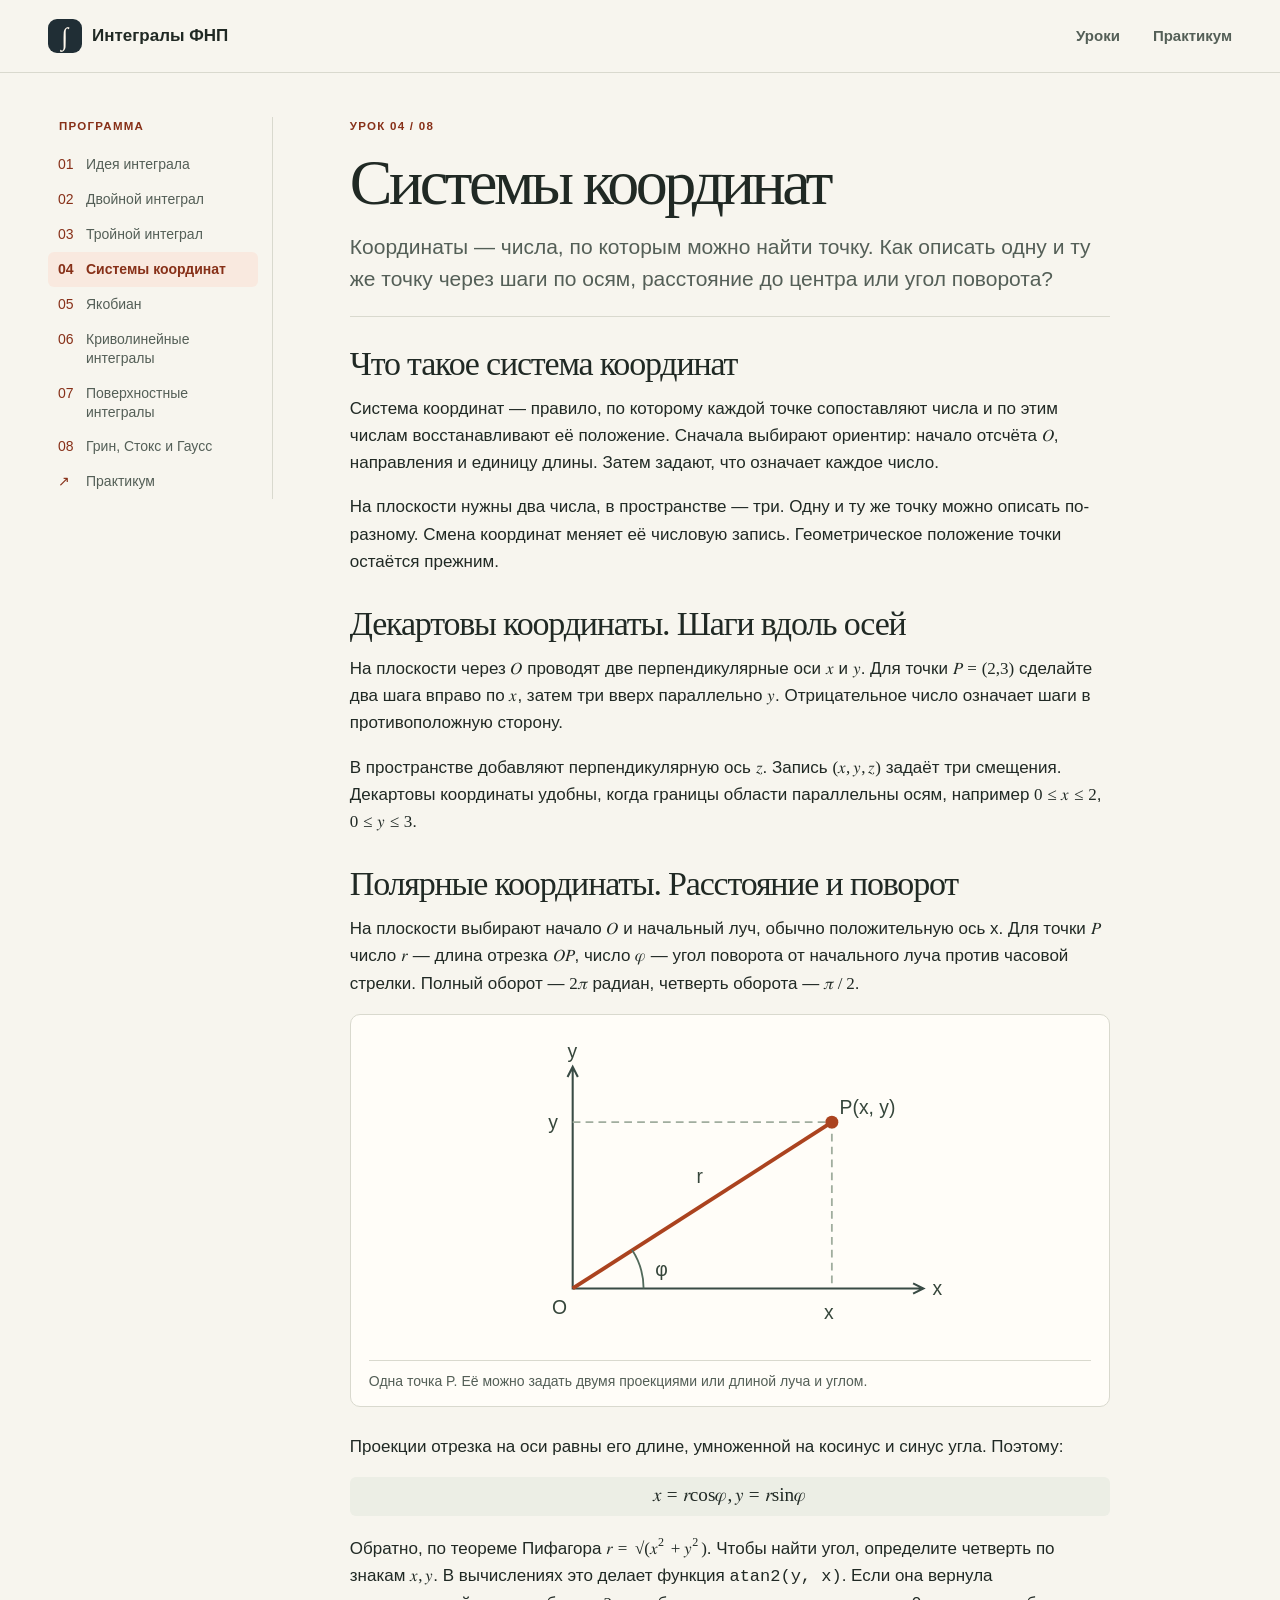
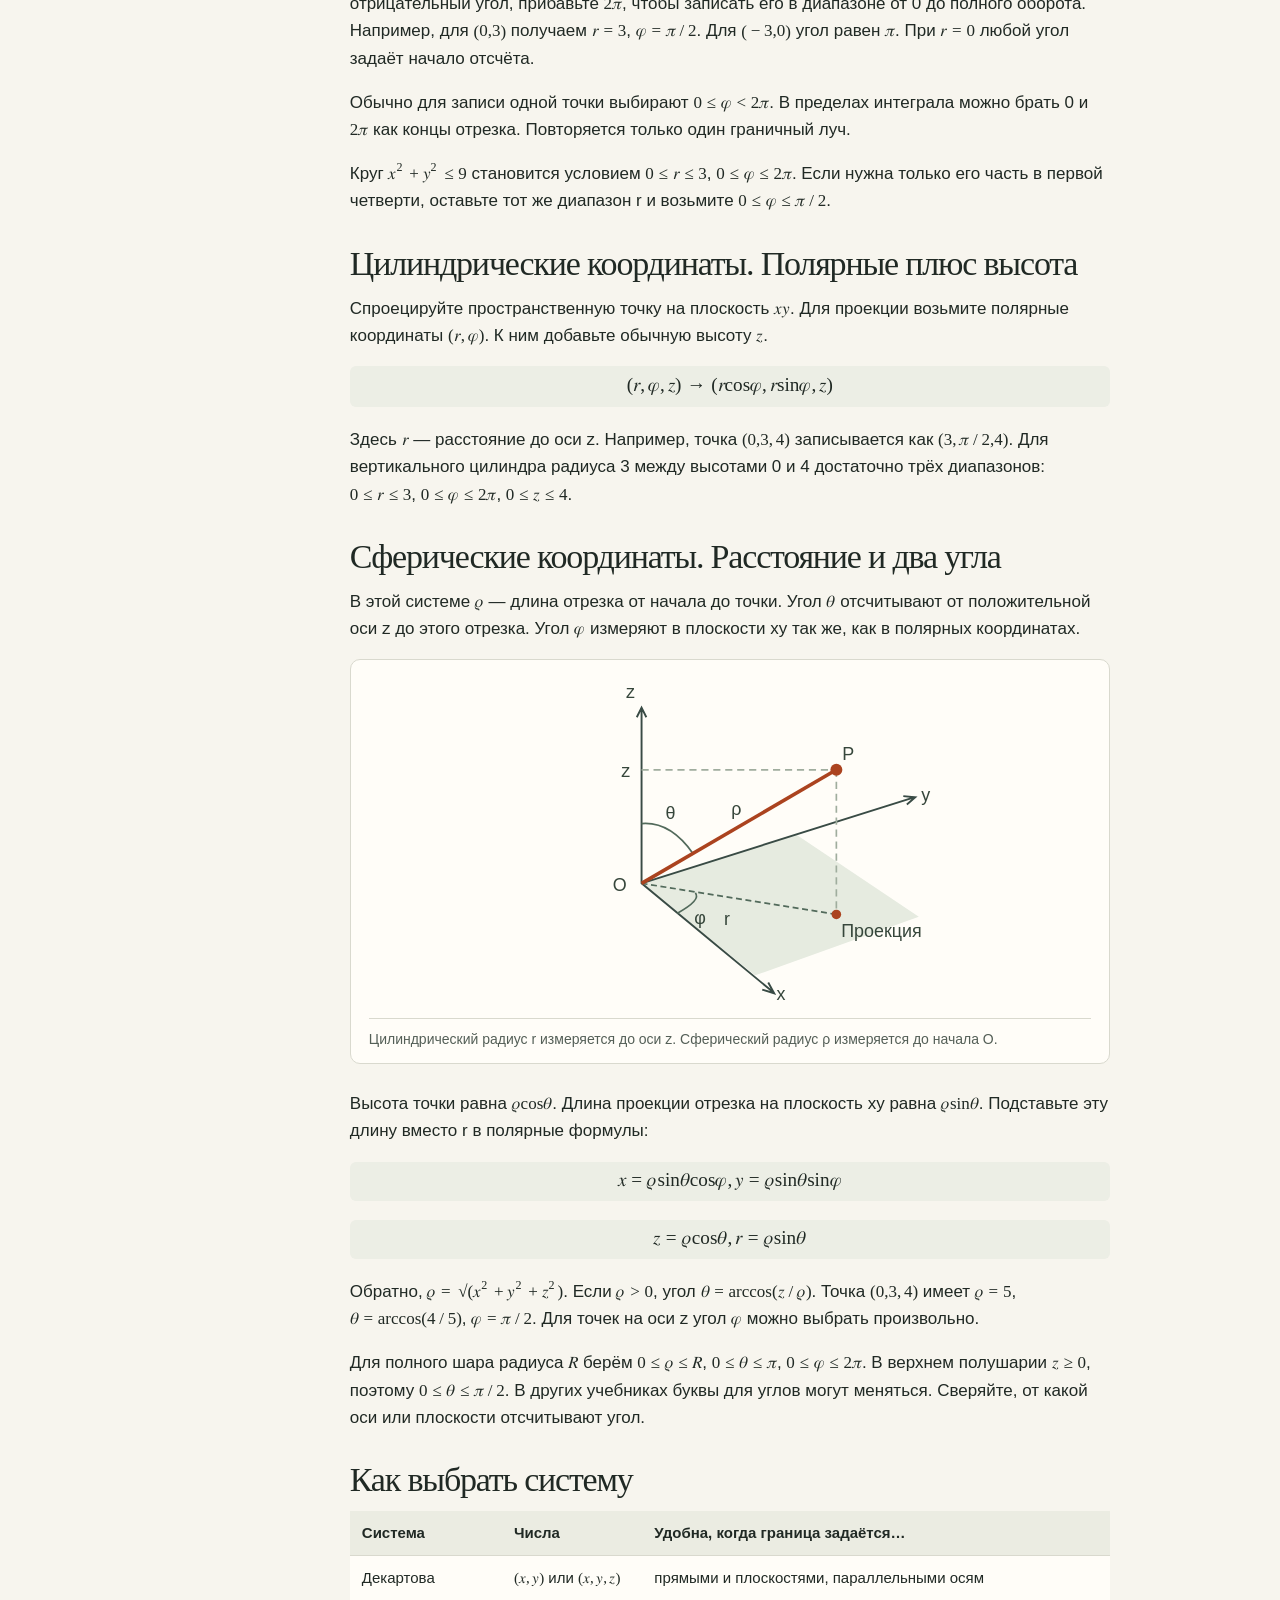
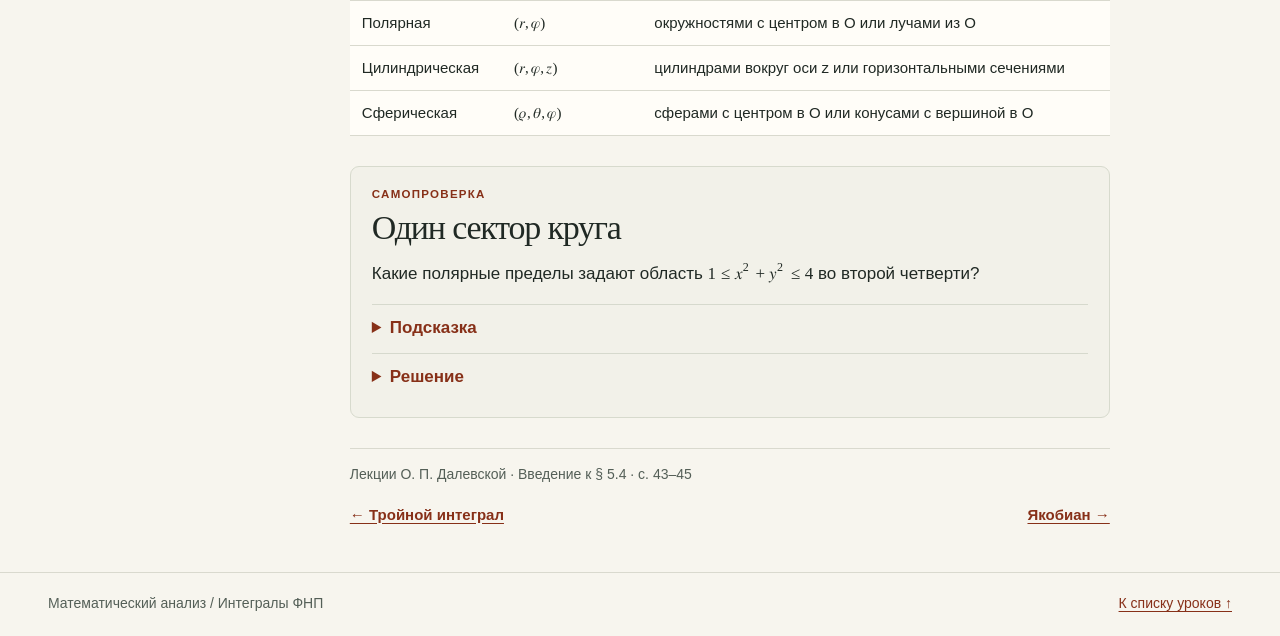
<file: 04-coordinates.html>
<!doctype html>
<html lang="ru">
<head>
  <meta charset="utf-8">
  <meta name="viewport" content="width=device-width, initial-scale=1">
  <meta name="description" content="Научиться задавать одну и ту же точку расстояниями и углами.">
  <title>Системы координат · Интегралы ФНП</title>
  <link rel="stylesheet" href="course.css">
  <script src="course.js" defer></script>
</head>
<body>
  <a class="skip" href="#main">К содержанию</a>
  <header class="site-head"><div class="shell head-inner">
    <a class="brand" href="index.html"><span class="brand-mark" aria-hidden="true">∫</span><span>Интегралы ФНП</span></a>
    <nav aria-label="Главная навигация"><a href="index.html#route">Уроки</a><a href="practice.html">Практикум</a></nav>
  </div></header>
  <div class="shell lesson-grid">
  <aside class="lesson-side"><nav aria-label="Уроки курса"><p class="eyebrow">Программа</p><a href="01-idea.html"><span>01</span>Идея интеграла</a><a href="02-double.html"><span>02</span>Двойной интеграл</a><a href="03-triple.html"><span>03</span>Тройной интеграл</a><a href="04-coordinates.html" aria-current="page"><span>04</span>Системы координат</a><a href="05-jacobian.html"><span>05</span>Якобиан</a><a href="06-line.html"><span>06</span>Криволинейные интегралы</a><a href="07-surface.html"><span>07</span>Поверхностные интегралы</a><a href="08-theorems.html"><span>08</span>Грин, Стокс и Гаусс</a><a href="practice.html"><span>↗</span>Практикум</a></nav></aside>
  <details class="mobile-route"><summary>Программа курса</summary><nav aria-label="Уроки курса"><a href="01-idea.html"><span>01</span>Идея интеграла</a><a href="02-double.html"><span>02</span>Двойной интеграл</a><a href="03-triple.html"><span>03</span>Тройной интеграл</a><a href="04-coordinates.html" aria-current="page"><span>04</span>Системы координат</a><a href="05-jacobian.html"><span>05</span>Якобиан</a><a href="06-line.html"><span>06</span>Криволинейные интегралы</a><a href="07-surface.html"><span>07</span>Поверхностные интегралы</a><a href="08-theorems.html"><span>08</span>Грин, Стокс и Гаусс</a><a href="practice.html"><span>↗</span>Практикум</a></nav></details>
  <main class="lesson" id="main">
    <header class="lesson-head"><p class="eyebrow">Урок 04 / 08</p><h1>Системы координат</h1><p class="lead">Координаты — числа, по которым можно найти точку. Как описать одну и ту же точку через шаги по осям, расстояние до центра или угол поворота?</p></header>
    <section><h2>Что такое система координат</h2>
        <p>Система координат — правило, по которому каждой точке сопоставляют числа и по этим числам восстанавливают её положение. Сначала выбирают ориентир: начало отсчёта <math><mrow><mi>O</mi></mrow></math>, направления и единицу длины. Затем задают, что означает каждое число.</p>
        <p>На плоскости нужны два числа, в пространстве — три. Одну и ту же точку можно описать по-разному. Смена координат меняет её числовую запись. Геометрическое положение точки остаётся прежним.</p></section><section><h2>Декартовы координаты. Шаги вдоль осей</h2>
        <p>На плоскости через <math><mrow><mi>O</mi></mrow></math> проводят две перпендикулярные оси <math><mrow><mi>x</mi></mrow></math> и <math><mrow><mi>y</mi></mrow></math>. Для точки <math><mrow><mi>P</mi><mo>=</mo><mo>(</mo><mn>2,3</mn><mo>)</mo></mrow></math> сделайте два шага вправо по <math><mrow><mi>x</mi></mrow></math>, затем три вверх параллельно <math><mrow><mi>y</mi></mrow></math>. Отрицательное число означает шаги в противоположную сторону.</p>
        <p>В пространстве добавляют перпендикулярную ось <math><mrow><mi>z</mi></mrow></math>. Запись <math><mrow><mo>(</mo><mi>x</mi><mo>,</mo><mi>y</mi><mo>,</mo><mi>z</mi><mo>)</mo></mrow></math> задаёт три смещения. Декартовы координаты удобны, когда границы области параллельны осям, например <math><mrow><mn>0</mn><mo>≤</mo><mi>x</mi><mo>≤</mo><mn>2</mn></mrow></math>, <math><mrow><mn>0</mn><mo>≤</mo><mi>y</mi><mo>≤</mo><mn>3</mn></mrow></math>.</p></section><section><h2>Полярные координаты. Расстояние и поворот</h2>
        <p>На плоскости выбирают начало <math><mrow><mi>O</mi></mrow></math> и начальный луч, обычно положительную ось x. Для точки <math><mrow><mi>P</mi></mrow></math> число <math><mrow><mi>r</mi></mrow></math> — длина отрезка <math><mrow><mi>O</mi><mi>P</mi></mrow></math>, число <math><mrow><mi>φ</mi></mrow></math> — угол поворота от начального луча против часовой стрелки. Полный оборот — <math><mrow><mn>2</mn><mi>π</mi></mrow></math> радиан, четверть оборота — <math><mrow><mi>π</mi><mo>/</mo><mn>2</mn></mrow></math>.</p>
        <figure class="diagram coordinate"><svg viewBox="0 0 380 250" role="img" aria-label="Отрезок OP длины r идёт из начала координат под углом φ к оси x. Проекции точки P на оси имеют координаты x и y">
        <path class="graph-axis" d="M68 30 V202 H340 M64 38 L68 30 L72 38 M332 198 L340 202 L332 206"/>
        <path class="graph-grid" d="M68 73 H269 V202" stroke-dasharray="6 4"/>
        <path class="graph-slice" d="M68 202 L269 73"/>
        <path class="graph-bound" d="M123 202 A55 55 0 0 0 114 172"/>
        <circle cx="269" cy="73" r="5" class="graph-point"/>
        <g class="graph-label"><text x="275" y="67">P(x, y)</text><text x="164" y="120">r</text><text x="132" y="192">φ</text>
        <text x="263" y="226">x</text><text x="49" y="78">y</text><text x="347" y="207">x</text><text x="64" y="23">y</text><text x="52" y="222">O</text></g>
        </svg><figcaption>Одна точка P. Её можно задать двумя проекциями или длиной луча и углом.</figcaption></figure>
        <p>Проекции отрезка на оси равны его длине, умноженной на косинус и синус угла. Поэтому:</p>
        <div class="equation"><math display="block"><mrow><mi>x</mi><mo>=</mo><mi>r</mi><mi mathvariant="normal">cos</mi><mi>φ</mi><mo>,</mo><mi>y</mi><mo>=</mo><mi>r</mi><mi mathvariant="normal">sin</mi><mi>φ</mi></mrow></math></div>
        <p>Обратно, по теореме Пифагора <math><mrow><mi>r</mi><mo>=</mo><mo>√</mo><mo>(</mo><msup><mrow><mi>x</mi></mrow><mn>2</mn></msup><mo>+</mo><msup><mrow><mi>y</mi></mrow><mn>2</mn></msup><mo>)</mo></mrow></math>. Чтобы найти угол, определите четверть по знакам <math><mrow><mi>x</mi><mo>,</mo><mi>y</mi></mrow></math>. В вычислениях это делает функция <code>atan2(y, x)</code>. Если она вернула отрицательный угол, прибавьте <math><mrow><mn>2</mn><mi>π</mi></mrow></math>, чтобы записать его в диапазоне от 0 до полного оборота. Например, для <math><mrow><mo>(</mo><mn>0,3</mn><mo>)</mo></mrow></math> получаем <math><mrow><mi>r</mi><mo>=</mo><mn>3</mn></mrow></math>, <math><mrow><mi>φ</mi><mo>=</mo><mi>π</mi><mo>/</mo><mn>2</mn></mrow></math>. Для <math><mrow><mo>(</mo><mo>−</mo><mn>3,0</mn><mo>)</mo></mrow></math> угол равен <math><mrow><mi>π</mi></mrow></math>. При <math><mrow><mi>r</mi><mo>=</mo><mn>0</mn></mrow></math> любой угол задаёт начало отсчёта.</p>
        <p>Обычно для записи одной точки выбирают <math><mrow><mn>0</mn><mo>≤</mo><mi>φ</mi><mo>&lt;</mo><mn>2</mn><mi>π</mi></mrow></math>. В пределах интеграла можно брать 0 и <math><mrow><mn>2</mn><mi>π</mi></mrow></math> как концы отрезка. Повторяется только один граничный луч.</p>
        <p>Круг <math><mrow><msup><mrow><mi>x</mi></mrow><mn>2</mn></msup><mo>+</mo><msup><mrow><mi>y</mi></mrow><mn>2</mn></msup><mo>≤</mo><mn>9</mn></mrow></math> становится условием <math><mrow><mn>0</mn><mo>≤</mo><mi>r</mi><mo>≤</mo><mn>3</mn></mrow></math>, <math><mrow><mn>0</mn><mo>≤</mo><mi>φ</mi><mo>≤</mo><mn>2</mn><mi>π</mi></mrow></math>. Если нужна только его часть в первой четверти, оставьте тот же диапазон r и возьмите <math><mrow><mn>0</mn><mo>≤</mo><mi>φ</mi><mo>≤</mo><mi>π</mi><mo>/</mo><mn>2</mn></mrow></math>.</p></section><section><h2>Цилиндрические координаты. Полярные плюс высота</h2>
        <p>Спроецируйте пространственную точку на плоскость <math><mrow><mi>x</mi><mi>y</mi></mrow></math>. Для проекции возьмите полярные координаты <math><mrow><mo>(</mo><mi>r</mi><mo>,</mo><mi>φ</mi><mo>)</mo></mrow></math>. К ним добавьте обычную высоту <math><mrow><mi>z</mi></mrow></math>.</p>
        <div class="equation"><math display="block"><mrow><mo>(</mo><mi>r</mi><mo>,</mo><mi>φ</mi><mo>,</mo><mi>z</mi><mo>)</mo><mo>→</mo><mo>(</mo><mi>r</mi><mi mathvariant="normal">cos</mi><mi>φ</mi><mo>,</mo><mi>r</mi><mi mathvariant="normal">sin</mi><mi>φ</mi><mo>,</mo><mi>z</mi><mo>)</mo></mrow></math></div>
        <p>Здесь <math><mrow><mi>r</mi></mrow></math> — расстояние до оси z. Например, точка <math><mrow><mo>(</mo><mn>0,3</mn><mo>,</mo><mn>4</mn><mo>)</mo></mrow></math> записывается как <math><mrow><mo>(</mo><mn>3</mn><mo>,</mo><mi>π</mi><mo>/</mo><mn>2,4</mn><mo>)</mo></mrow></math>. Для вертикального цилиндра радиуса 3 между высотами 0 и 4 достаточно трёх диапазонов: <math><mrow><mn>0</mn><mo>≤</mo><mi>r</mi><mo>≤</mo><mn>3</mn></mrow></math>, <math><mrow><mn>0</mn><mo>≤</mo><mi>φ</mi><mo>≤</mo><mn>2</mn><mi>π</mi></mrow></math>, <math><mrow><mn>0</mn><mo>≤</mo><mi>z</mi><mo>≤</mo><mn>4</mn></mrow></math>.</p></section><section><h2>Сферические координаты. Расстояние и два угла</h2>
        <p>В этой системе <math><mrow><mi>ρ</mi></mrow></math> — длина отрезка от начала до точки. Угол <math><mrow><mi>θ</mi></mrow></math> отсчитывают от положительной оси z до этого отрезка. Угол <math><mrow><mi>φ</mi></mrow></math> измеряют в плоскости xy так же, как в полярных координатах.</p>
        <figure class="diagram coordinate"><svg viewBox="0 0 410 280" role="img" aria-label="В пространстве отрезок OP имеет длину ρ и образует с осью z угол θ. Его проекция на плоскость xy имеет длину r и образует с осью x угол φ">
        <path class="triangle-fill" d="M131 176 L260 135 L363 204 L226 253 Z"/>
        <path class="graph-axis" d="M131 29 V176 L241 267 M131 176 L359 104 M127 37 L131 29 L135 37 M232 265 L242 268 L237 259 M350 103 L360 104 L353 110"/>
        <path class="graph-grid" d="M131 81 H294 M294 81 V202" stroke-dasharray="6 4"/>
        <path class="graph-bound" d="M161 201 Q181 190 176 184 M131 126 Q155 124 174 151"/>
        <path class="graph-bound" d="M131 176 L294 202" stroke-dasharray="5 3"/>
        <path class="graph-slice" d="M131 176 L294 81"/>
        <circle cx="294" cy="81" r="5" class="graph-point"/>
        <circle cx="294" cy="202" r="4" class="graph-point"/>
        <g class="graph-label"><text x="299" y="73">P</text><text x="298" y="221">Проекция</text>
        <text x="206" y="119">ρ</text><text x="200" y="211">r</text><text x="151" y="122">θ</text><text x="175" y="210">φ</text>
        <text x="107" y="182">O</text><text x="118" y="21">z</text><text x="244" y="274">x</text><text x="365" y="107">y</text><text x="114" y="87">z</text></g>
        </svg><figcaption>Цилиндрический радиус r измеряется до оси z. Сферический радиус ρ измеряется до начала O.</figcaption></figure>
        <p>Высота точки равна <math><mrow><mi>ρ</mi><mi mathvariant="normal">cos</mi><mi>θ</mi></mrow></math>. Длина проекции отрезка на плоскость xy равна <math><mrow><mi>ρ</mi><mi mathvariant="normal">sin</mi><mi>θ</mi></mrow></math>. Подставьте эту длину вместо r в полярные формулы:</p>
        <div class="equation"><math display="block"><mrow><mi>x</mi><mo>=</mo><mi>ρ</mi><mi mathvariant="normal">sin</mi><mi>θ</mi><mi mathvariant="normal">cos</mi><mi>φ</mi><mo>,</mo><mi>y</mi><mo>=</mo><mi>ρ</mi><mi mathvariant="normal">sin</mi><mi>θ</mi><mi mathvariant="normal">sin</mi><mi>φ</mi></mrow></math></div>
        <div class="equation"><math display="block"><mrow><mi>z</mi><mo>=</mo><mi>ρ</mi><mi mathvariant="normal">cos</mi><mi>θ</mi><mo>,</mo><mi>r</mi><mo>=</mo><mi>ρ</mi><mi mathvariant="normal">sin</mi><mi>θ</mi></mrow></math></div>
        <p>Обратно, <math><mrow><mi>ρ</mi><mo>=</mo><mo>√</mo><mo>(</mo><msup><mrow><mi>x</mi></mrow><mn>2</mn></msup><mo>+</mo><msup><mrow><mi>y</mi></mrow><mn>2</mn></msup><mo>+</mo><msup><mrow><mi>z</mi></mrow><mn>2</mn></msup><mo>)</mo></mrow></math>. Если <math><mrow><mi>ρ</mi><mo>&gt;</mo><mn>0</mn></mrow></math>, угол <math><mrow><mi>θ</mi><mo>=</mo><mi mathvariant="normal">arccos</mi><mo>(</mo><mi>z</mi><mo>/</mo><mi>ρ</mi><mo>)</mo></mrow></math>. Точка <math><mrow><mo>(</mo><mn>0,3</mn><mo>,</mo><mn>4</mn><mo>)</mo></mrow></math> имеет <math><mrow><mi>ρ</mi><mo>=</mo><mn>5</mn></mrow></math>, <math><mrow><mi>θ</mi><mo>=</mo><mi mathvariant="normal">arccos</mi><mo>(</mo><mn>4</mn><mo>/</mo><mn>5</mn><mo>)</mo></mrow></math>, <math><mrow><mi>φ</mi><mo>=</mo><mi>π</mi><mo>/</mo><mn>2</mn></mrow></math>. Для точек на оси z угол <math><mrow><mi>φ</mi></mrow></math> можно выбрать произвольно.</p>
        <p>Для полного шара радиуса <math><mrow><mi>R</mi></mrow></math> берём <math><mrow><mn>0</mn><mo>≤</mo><mi>ρ</mi><mo>≤</mo><mi>R</mi></mrow></math>, <math><mrow><mn>0</mn><mo>≤</mo><mi>θ</mi><mo>≤</mo><mi>π</mi></mrow></math>, <math><mrow><mn>0</mn><mo>≤</mo><mi>φ</mi><mo>≤</mo><mn>2</mn><mi>π</mi></mrow></math>. В верхнем полушарии <math><mrow><mi>z</mi><mo>≥</mo><mn>0</mn></mrow></math>, поэтому <math><mrow><mn>0</mn><mo>≤</mo><mi>θ</mi><mo>≤</mo><mi>π</mi><mo>/</mo><mn>2</mn></mrow></math>. В других учебниках буквы для углов могут меняться. Сверяйте, от какой оси или плоскости отсчитывают угол.</p></section><section><h2>Как выбрать систему</h2><div class="table-wrap"><table><thead><tr><th scope="col">Система</th><th scope="col">Числа</th><th scope="col">Удобна, когда граница задаётся…</th></tr></thead><tbody><tr><td>Декартова</td><td><math><mrow><mo>(</mo><mi>x</mi><mo>,</mo><mi>y</mi><mo>)</mo></mrow></math> или <math><mrow><mo>(</mo><mi>x</mi><mo>,</mo><mi>y</mi><mo>,</mo><mi>z</mi><mo>)</mo></mrow></math></td><td>прямыми и плоскостями, параллельными осям</td></tr><tr><td>Полярная</td><td><math><mrow><mo>(</mo><mi>r</mi><mo>,</mo><mi>φ</mi><mo>)</mo></mrow></math></td><td>окружностями с центром в O или лучами из O</td></tr><tr><td>Цилиндрическая</td><td><math><mrow><mo>(</mo><mi>r</mi><mo>,</mo><mi>φ</mi><mo>,</mo><mi>z</mi><mo>)</mo></mrow></math></td><td>цилиндрами вокруг оси z или горизонтальными сечениями</td></tr><tr><td>Сферическая</td><td><math><mrow><mo>(</mo><mi>ρ</mi><mo>,</mo><mi>θ</mi><mo>,</mo><mi>φ</mi><mo>)</mo></mrow></math></td><td>сферами с центром в O или конусами с вершиной в O</td></tr></tbody></table></div></section><section class="task"><p class="eyebrow">Самопроверка</p><h2>Один сектор круга</h2>
    <p>Какие полярные пределы задают область <math><mrow><mn>1</mn><mo>≤</mo><msup><mrow><mi>x</mi></mrow><mn>2</mn></msup><mo>+</mo><msup><mrow><mi>y</mi></mrow><mn>2</mn></msup><mo>≤</mo><mn>4</mn></mrow></math> во второй четверти?</p><details><summary>Подсказка</summary><p>Во второй четверти x ≤ 0 и y ≥ 0. Нарисуйте лучи, между которыми находится сектор.</p></details>
    <details><summary>Решение</summary><div class="solution"><p><math><mrow><mn>1</mn><mo>≤</mo><mi>r</mi><mo>≤</mo><mn>2</mn></mrow></math>, <math><mrow><mi>π</mi><mo>/</mo><mn>2</mn><mo>≤</mo><mi>φ</mi><mo>≤</mo><mi>π</mi></mrow></math>. Радиусы получаются извлечением квадратного корня, а угол растёт от положительной оси y до отрицательной оси x.</p></div></details></section>
    <div class="source-line">Лекции О. П. Далевской · Введение к § 5.4 · с. 43–45</div>
    <nav class="pager" aria-label="Переход между уроками"><a href="03-triple.html">← Тройной интеграл</a><a href="05-jacobian.html">Якобиан →</a></nav>
  </main>
</div>
  <footer class="site-foot"><div class="shell"><span>Математический анализ / Интегралы ФНП</span><a href="index.html#route">К списку уроков ↑</a></div></footer>
</body>
</html>
</file>
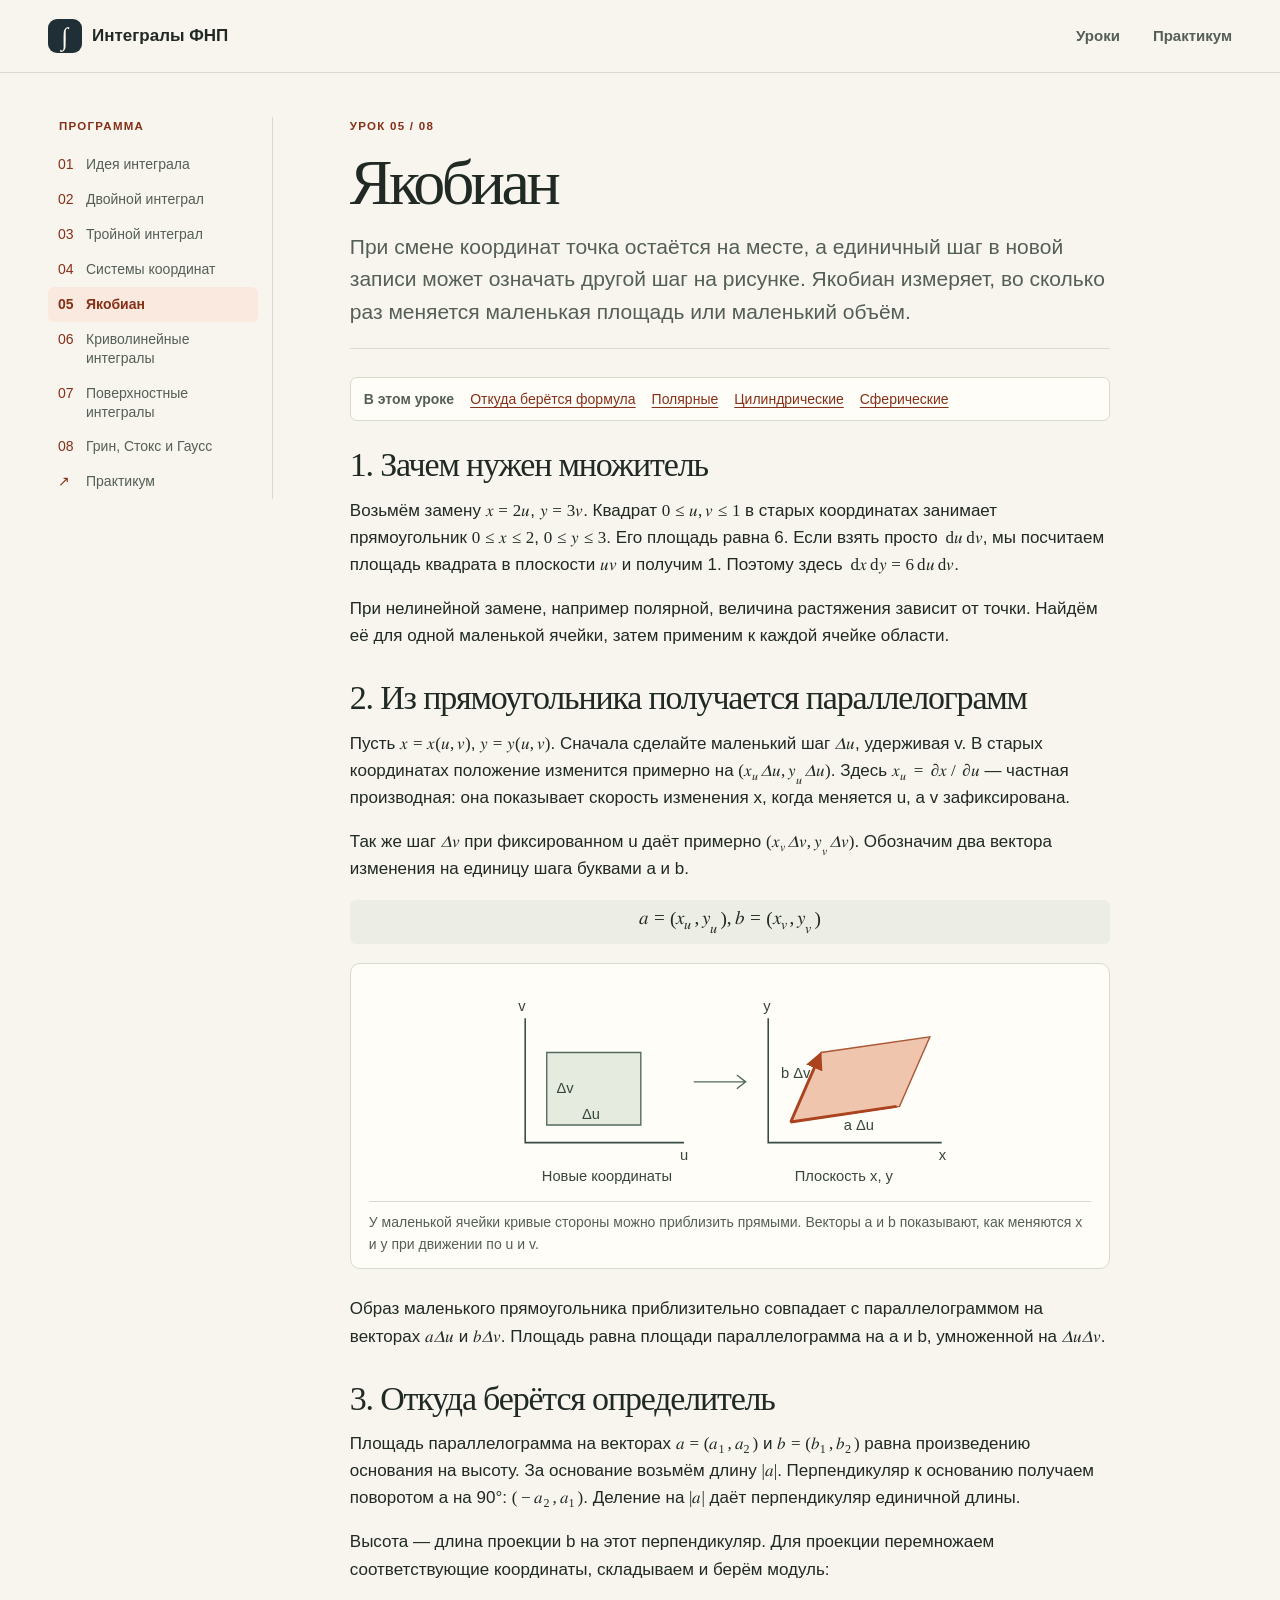
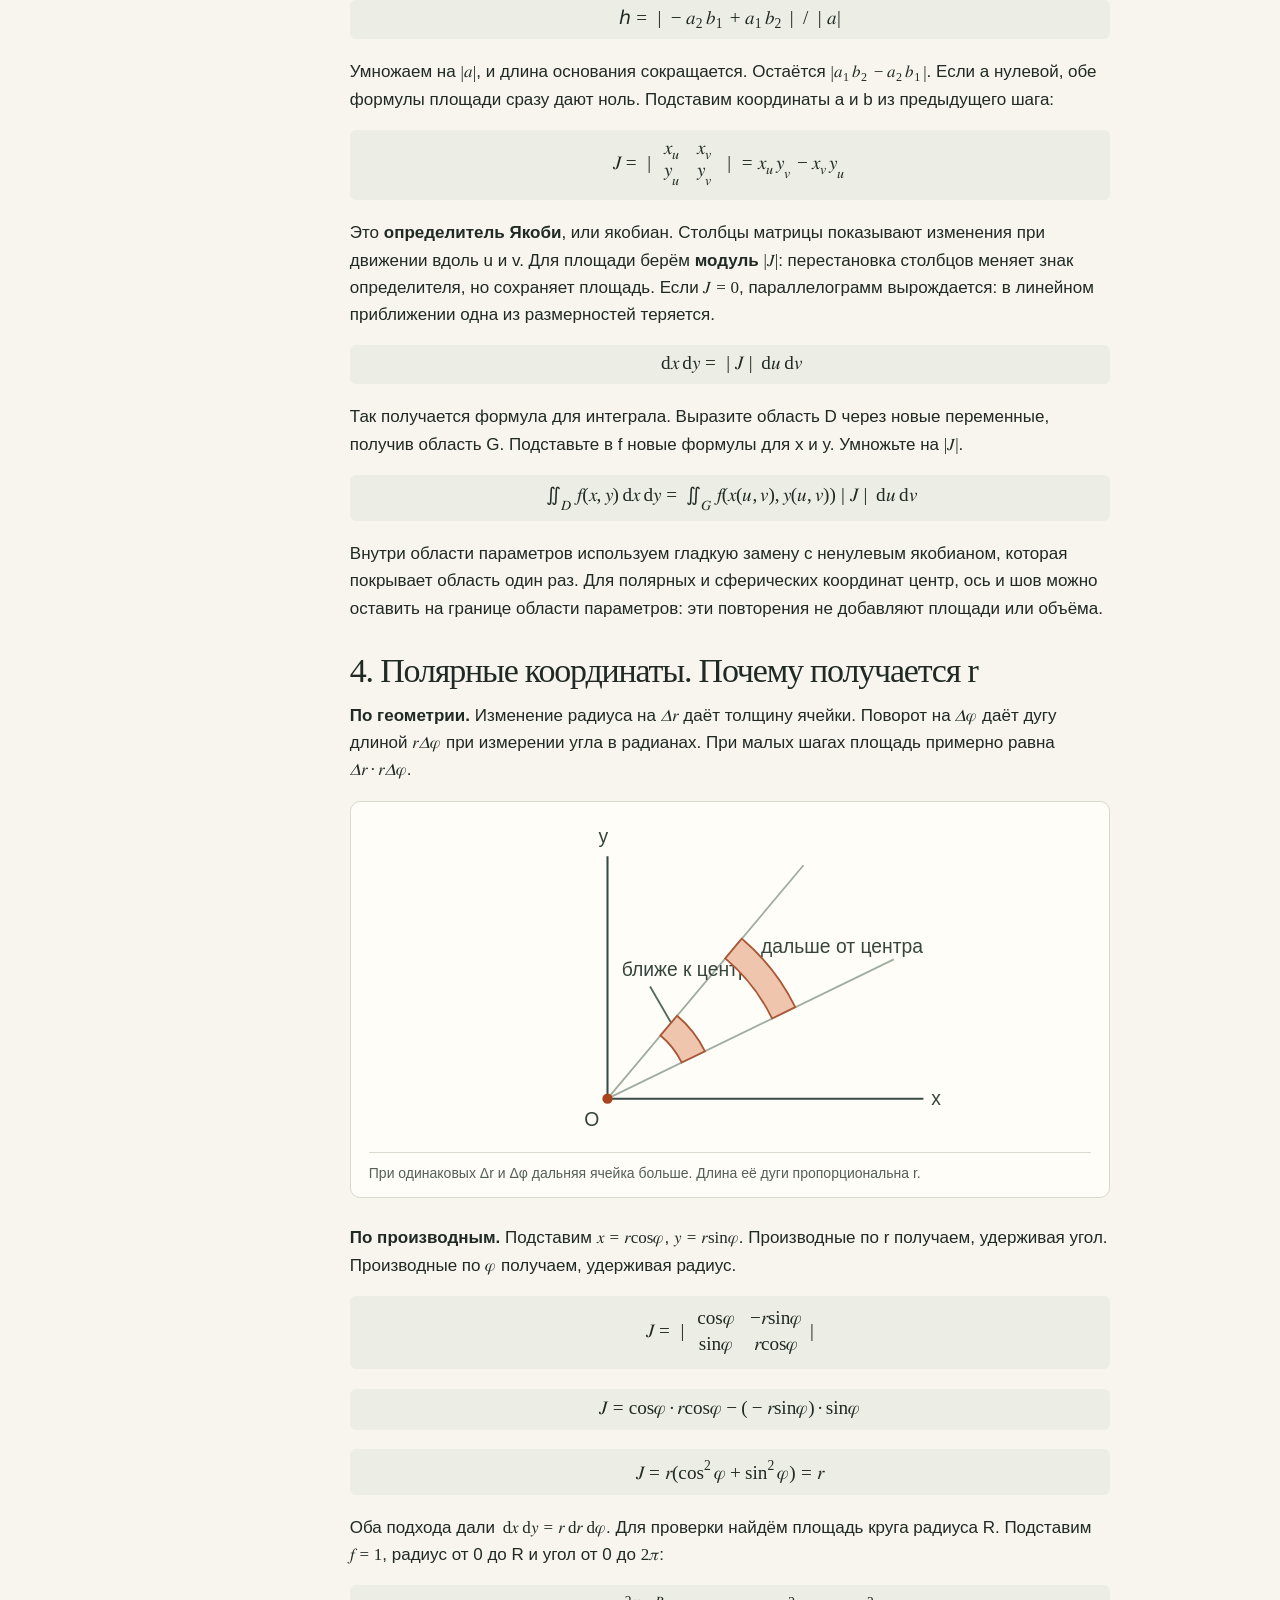
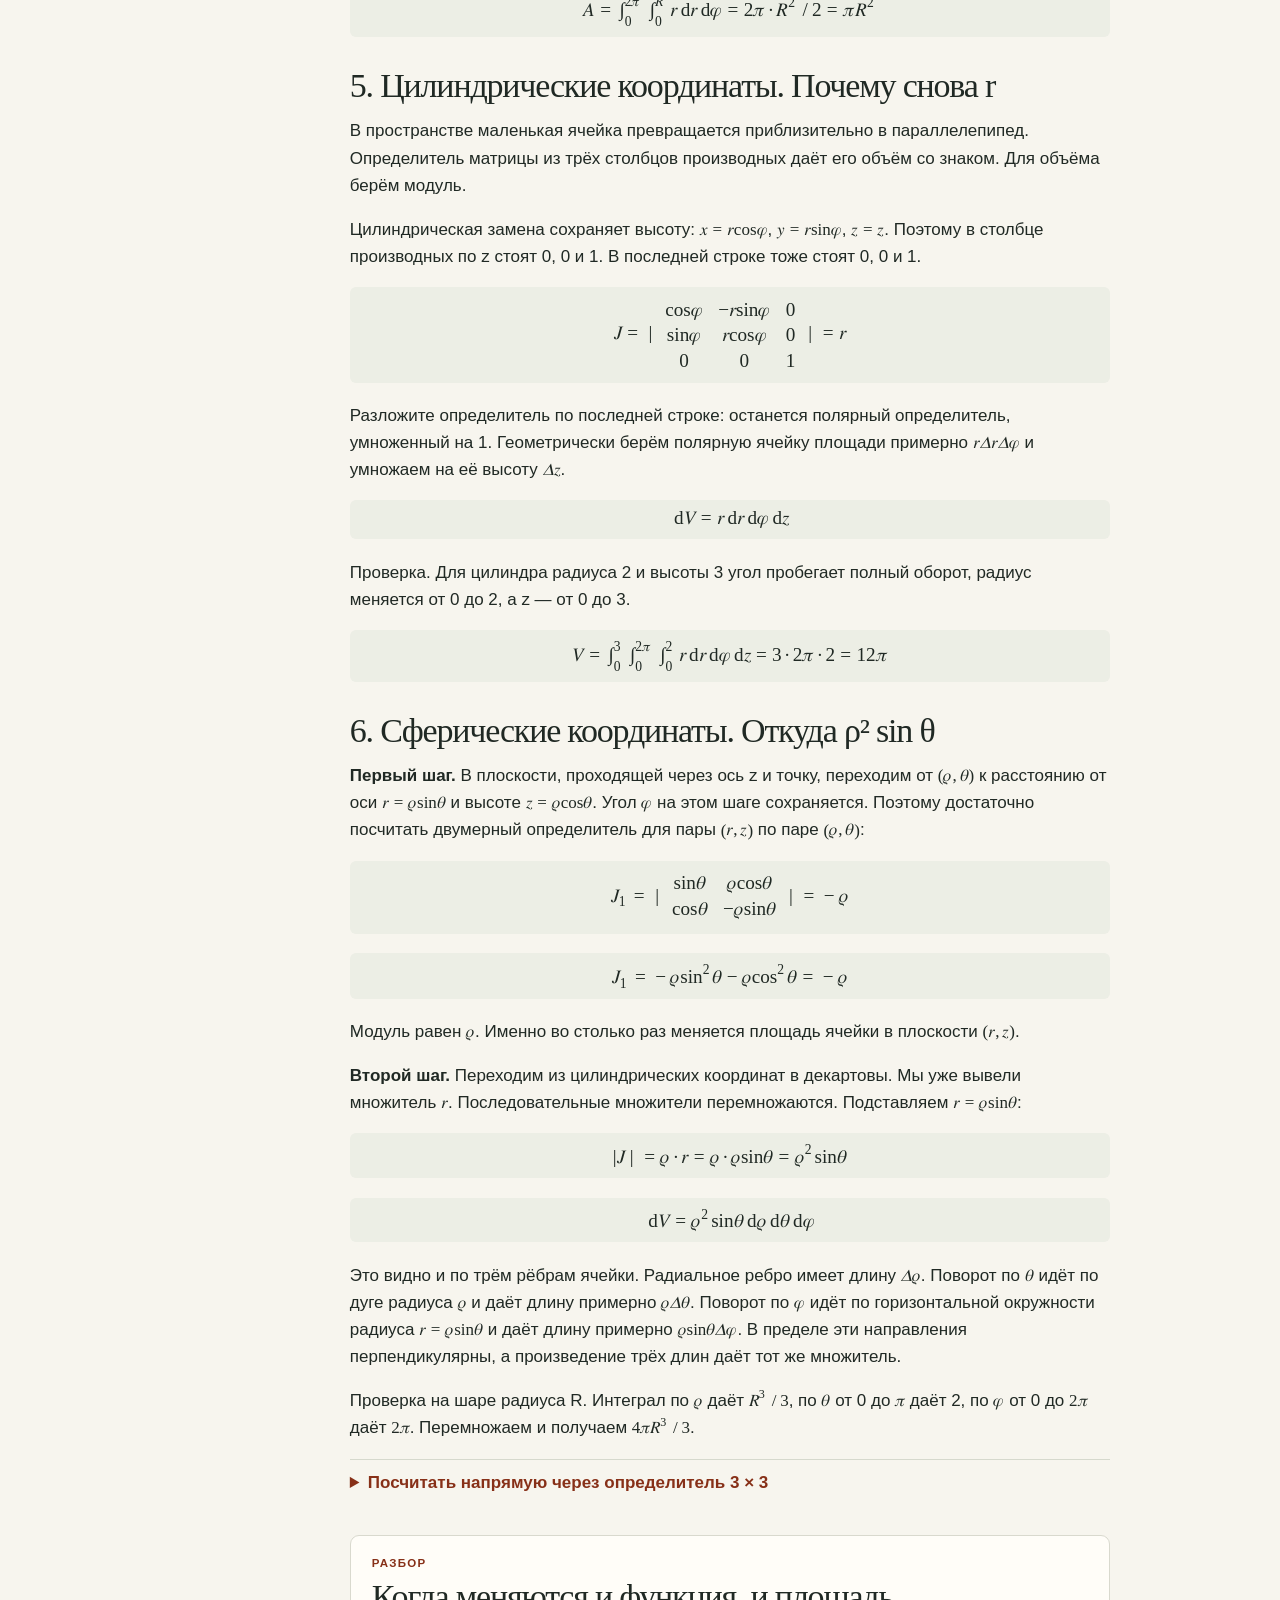
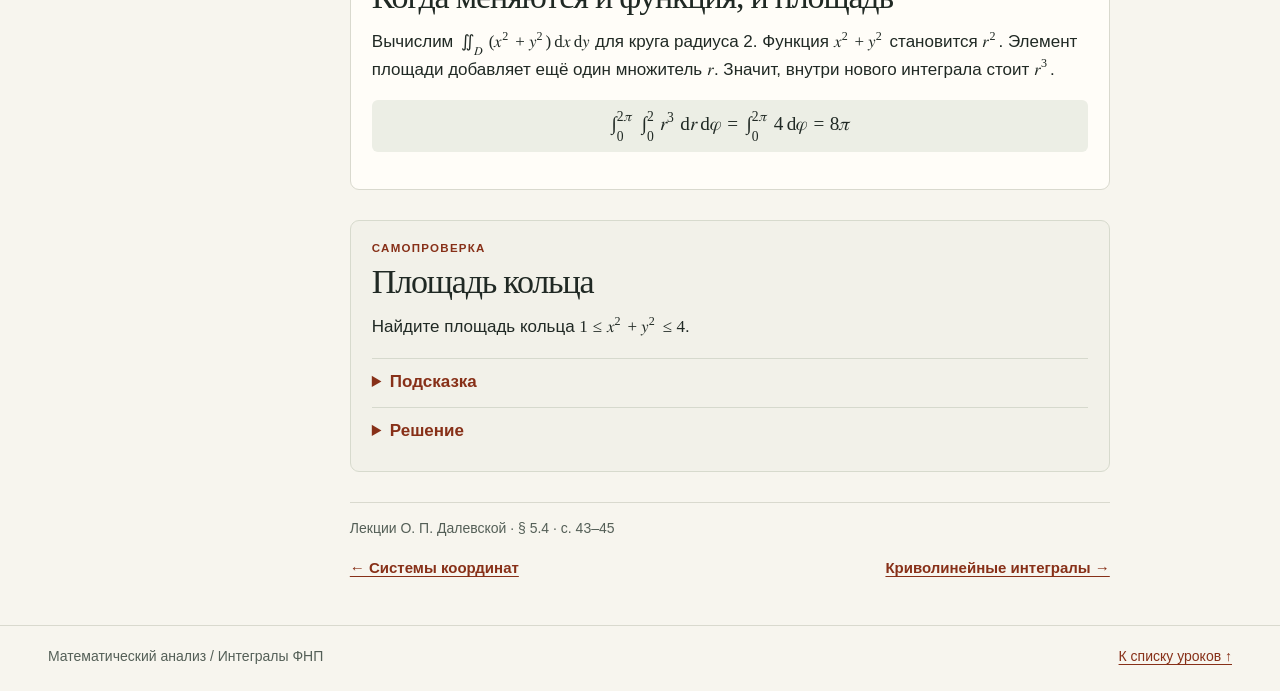
<file: 05-jacobian.html>
<!doctype html>
<html lang="ru">
<head>
  <meta charset="utf-8">
  <meta name="viewport" content="width=device-width, initial-scale=1">
  <meta name="description" content="Вывести формулу и понять, почему при замене меняется элемент площади или объёма.">
  <title>Якобиан · Интегралы ФНП</title>
  <link rel="stylesheet" href="course.css">
  <script src="course.js" defer></script>
</head>
<body>
  <a class="skip" href="#main">К содержанию</a>
  <header class="site-head"><div class="shell head-inner">
    <a class="brand" href="index.html"><span class="brand-mark" aria-hidden="true">∫</span><span>Интегралы ФНП</span></a>
    <nav aria-label="Главная навигация"><a href="index.html#route">Уроки</a><a href="practice.html">Практикум</a></nav>
  </div></header>
  <div class="shell lesson-grid">
  <aside class="lesson-side"><nav aria-label="Уроки курса"><p class="eyebrow">Программа</p><a href="01-idea.html"><span>01</span>Идея интеграла</a><a href="02-double.html"><span>02</span>Двойной интеграл</a><a href="03-triple.html"><span>03</span>Тройной интеграл</a><a href="04-coordinates.html"><span>04</span>Системы координат</a><a href="05-jacobian.html" aria-current="page"><span>05</span>Якобиан</a><a href="06-line.html"><span>06</span>Криволинейные интегралы</a><a href="07-surface.html"><span>07</span>Поверхностные интегралы</a><a href="08-theorems.html"><span>08</span>Грин, Стокс и Гаусс</a><a href="practice.html"><span>↗</span>Практикум</a></nav></aside>
  <details class="mobile-route"><summary>Программа курса</summary><nav aria-label="Уроки курса"><a href="01-idea.html"><span>01</span>Идея интеграла</a><a href="02-double.html"><span>02</span>Двойной интеграл</a><a href="03-triple.html"><span>03</span>Тройной интеграл</a><a href="04-coordinates.html"><span>04</span>Системы координат</a><a href="05-jacobian.html" aria-current="page"><span>05</span>Якобиан</a><a href="06-line.html"><span>06</span>Криволинейные интегралы</a><a href="07-surface.html"><span>07</span>Поверхностные интегралы</a><a href="08-theorems.html"><span>08</span>Грин, Стокс и Гаусс</a><a href="practice.html"><span>↗</span>Практикум</a></nav></details>
  <main class="lesson" id="main">
    <header class="lesson-head"><p class="eyebrow">Урок 05 / 08</p><h1>Якобиан</h1><p class="lead">При смене координат точка остаётся на месте, а единичный шаг в новой записи может означать другой шаг на рисунке. Якобиан измеряет, во сколько раз меняется маленькая площадь или маленький объём.</p></header>
    <nav class="jump-nav" aria-label="В этом уроке"><span>В этом уроке</span>
        <a href="#determinant">Откуда берётся формула</a><a href="#polar">Полярные</a><a href="#cylindrical">Цилиндрические</a><a href="#spherical">Сферические</a></nav><section><h2>1. Зачем нужен множитель</h2>
        <p>Возьмём замену <math><mrow><mi>x</mi><mo>=</mo><mn>2</mn><mi>u</mi></mrow></math>, <math><mrow><mi>y</mi><mo>=</mo><mn>3</mn><mi>v</mi></mrow></math>. Квадрат <math><mrow><mn>0</mn><mo>≤</mo><mi>u</mi><mo>,</mo><mi>v</mi><mo>≤</mo><mn>1</mn></mrow></math> в старых координатах занимает прямоугольник <math><mrow><mn>0</mn><mo>≤</mo><mi>x</mi><mo>≤</mo><mn>2</mn></mrow></math>, <math><mrow><mn>0</mn><mo>≤</mo><mi>y</mi><mo>≤</mo><mn>3</mn></mrow></math>. Его площадь равна 6. Если взять просто <math><mrow><mspace width="0.18em"/><mi mathvariant="normal">d</mi><mi>u</mi><mspace width="0.18em"/><mi mathvariant="normal">d</mi><mi>v</mi></mrow></math>, мы посчитаем площадь квадрата в плоскости <math><mrow><mi>u</mi><mi>v</mi></mrow></math> и получим 1. Поэтому здесь <math><mrow><mspace width="0.18em"/><mi mathvariant="normal">d</mi><mi>x</mi><mspace width="0.18em"/><mi mathvariant="normal">d</mi><mi>y</mi><mo>=</mo><mn>6</mn><mspace width="0.18em"/><mi mathvariant="normal">d</mi><mi>u</mi><mspace width="0.18em"/><mi mathvariant="normal">d</mi><mi>v</mi></mrow></math>.</p>
        <p>При нелинейной замене, например полярной, величина растяжения зависит от точки. Найдём её для одной маленькой ячейки, затем применим к каждой ячейке области.</p></section><section><h2>2. Из прямоугольника получается параллелограмм</h2>
        <p>Пусть <math><mrow><mi>x</mi><mo>=</mo><mi>x</mi><mo>(</mo><mi>u</mi><mo>,</mo><mi>v</mi><mo>)</mo></mrow></math>, <math><mrow><mi>y</mi><mo>=</mo><mi>y</mi><mo>(</mo><mi>u</mi><mo>,</mo><mi>v</mi><mo>)</mo></mrow></math>. Сначала сделайте маленький шаг <math><mrow><mi>Δ</mi><mi>u</mi></mrow></math>, удерживая v. В старых координатах положение изменится примерно на <math><mrow><mo>(</mo><msub><mrow><mi>x</mi></mrow><mrow><mi>u</mi></mrow></msub><mi>Δ</mi><mi>u</mi><mo>,</mo><msub><mrow><mi>y</mi></mrow><mrow><mi>u</mi></mrow></msub><mi>Δ</mi><mi>u</mi><mo>)</mo></mrow></math>. Здесь <math><mrow><msub><mrow><mi>x</mi></mrow><mrow><mi>u</mi></mrow></msub><mo>=</mo><mo>∂</mo><mi>x</mi><mo>/</mo><mo>∂</mo><mi>u</mi></mrow></math> — частная производная: она показывает скорость изменения x, когда меняется u, а v зафиксирована.</p>
        <p>Так же шаг <math><mrow><mi>Δ</mi><mi>v</mi></mrow></math> при фиксированном u даёт примерно <math><mrow><mo>(</mo><msub><mrow><mi>x</mi></mrow><mrow><mi>v</mi></mrow></msub><mi>Δ</mi><mi>v</mi><mo>,</mo><msub><mrow><mi>y</mi></mrow><mrow><mi>v</mi></mrow></msub><mi>Δ</mi><mi>v</mi><mo>)</mo></mrow></math>. Обозначим два вектора изменения на единицу шага буквами a и b.</p>
        <div class="equation"><math display="block"><mrow><mi>a</mi><mo>=</mo><mo>(</mo><msub><mrow><mi>x</mi></mrow><mrow><mi>u</mi></mrow></msub><mo>,</mo><msub><mrow><mi>y</mi></mrow><mrow><mi>u</mi></mrow></msub><mo>)</mo><mo>,</mo><mi>b</mi><mo>=</mo><mo>(</mo><msub><mrow><mi>x</mi></mrow><mrow><mi>v</mi></mrow></msub><mo>,</mo><msub><mrow><mi>y</mi></mrow><mrow><mi>v</mi></mrow></msub><mo>)</mo></mrow></math></div>
        <figure class="diagram"><svg viewBox="0 0 500 218" role="img" aria-label="Слева прямоугольная ячейка в плоскости u,v. Справа её приближённый образ в виде наклонного параллелограмма в плоскости x,y">
      <defs><marker id="tip" markerWidth="6" markerHeight="6" refX="5" refY="3" orient="auto"><path d="M0 0 L6 3 L0 6 Z" fill="#ab431f"/></marker></defs>
      <path class="graph-axis" d="M41 42 V169 H203 M289 42 V169 H466"/>
      <path class="triangle-fill graph-bound" d="M63 151 H159 V77 H63 Z"/>
      <path class="sector" d="M312 148 L423 132 L454 61 L343 77 Z"/>
      <path class="graph-slice" marker-end="url(#tip)" d="M312 148 L420 132 M312 148 L342 79"/>
      <path class="graph-bound" d="M213 107 H266 M257 100 L266 107 L257 114"/>
      <g class="graph-label"><text x="199" y="187">u</text><text x="34" y="35">v</text><text x="463" y="187">x</text><text x="284" y="35">y</text>
      <text x="99" y="145">Δu</text><text x="73" y="118">Δv</text><text x="366" y="156">a Δu</text><text x="302" y="103">b Δv</text>
      <text x="58" y="208">Новые координаты</text><text x="316" y="208">Плоскость x, y</text></g>
      </svg><figcaption>У маленькой ячейки кривые стороны можно приблизить прямыми. Векторы a и b показывают, как меняются x и y при движении по u и v.</figcaption></figure>
        <p>Образ маленького прямоугольника приблизительно совпадает с параллелограммом на векторах <math><mrow><mi>a</mi><mi>Δ</mi><mi>u</mi></mrow></math> и <math><mrow><mi>b</mi><mi>Δ</mi><mi>v</mi></mrow></math>. Площадь равна площади параллелограмма на a и b, умноженной на <math><mrow><mi>Δ</mi><mi>u</mi><mi>Δ</mi><mi>v</mi></mrow></math>.</p></section><section id="determinant"><h2>3. Откуда берётся определитель</h2>
        <p>Площадь параллелограмма на векторах <math><mrow><mi>a</mi><mo>=</mo><mo>(</mo><msub><mrow><mi>a</mi></mrow><mrow><mn>1</mn></mrow></msub><mo>,</mo><msub><mrow><mi>a</mi></mrow><mrow><mn>2</mn></mrow></msub><mo>)</mo></mrow></math> и <math><mrow><mi>b</mi><mo>=</mo><mo>(</mo><msub><mrow><mi>b</mi></mrow><mrow><mn>1</mn></mrow></msub><mo>,</mo><msub><mrow><mi>b</mi></mrow><mrow><mn>2</mn></mrow></msub><mo>)</mo></mrow></math> равна произведению основания на высоту. За основание возьмём длину <math><mrow><mo>|</mo><mi>a</mi><mo>|</mo></mrow></math>. Перпендикуляр к основанию получаем поворотом a на 90°: <math><mrow><mo>(</mo><mo>−</mo><msub><mrow><mi>a</mi></mrow><mrow><mn>2</mn></mrow></msub><mo>,</mo><msub><mrow><mi>a</mi></mrow><mrow><mn>1</mn></mrow></msub><mo>)</mo></mrow></math>. Деление на <math><mrow><mo>|</mo><mi>a</mi><mo>|</mo></mrow></math> даёт перпендикуляр единичной длины.</p>
        <p>Высота — длина проекции b на этот перпендикуляр. Для проекции перемножаем соответствующие координаты, складываем и берём модуль:</p>
        <div class="equation"><math display="block"><mrow><mi>h</mi><mo>=</mo><mo>|</mo><mo>−</mo><msub><mrow><mi>a</mi></mrow><mrow><mn>2</mn></mrow></msub><msub><mrow><mi>b</mi></mrow><mrow><mn>1</mn></mrow></msub><mo>+</mo><msub><mrow><mi>a</mi></mrow><mrow><mn>1</mn></mrow></msub><msub><mrow><mi>b</mi></mrow><mrow><mn>2</mn></mrow></msub><mo>|</mo><mo>/</mo><mo>|</mo><mi>a</mi><mo>|</mo></mrow></math></div>
        <p>Умножаем на <math><mrow><mo>|</mo><mi>a</mi><mo>|</mo></mrow></math>, и длина основания сокращается. Остаётся <math><mrow><mo>|</mo><msub><mrow><mi>a</mi></mrow><mrow><mn>1</mn></mrow></msub><msub><mrow><mi>b</mi></mrow><mrow><mn>2</mn></mrow></msub><mo>−</mo><msub><mrow><mi>a</mi></mrow><mrow><mn>2</mn></mrow></msub><msub><mrow><mi>b</mi></mrow><mrow><mn>1</mn></mrow></msub><mo>|</mo></mrow></math>. Если a нулевой, обе формулы площади сразу дают ноль. Подставим координаты a и b из предыдущего шага:</p>
        <div class="equation determinant"><math display="block"><mrow><mi>J</mi><mo>=</mo><mo stretchy="true">|</mo>
    <mtable columnspacing="1em" rowspacing="0.4em"><mtr><mtd><mrow><msub><mrow><mi>x</mi></mrow><mrow><mi>u</mi></mrow></msub></mrow></mtd><mtd><mrow><msub><mrow><mi>x</mi></mrow><mrow><mi>v</mi></mrow></msub></mrow></mtd></mtr><mtr><mtd><mrow><msub><mrow><mi>y</mi></mrow><mrow><mi>u</mi></mrow></msub></mrow></mtd><mtd><mrow><msub><mrow><mi>y</mi></mrow><mrow><mi>v</mi></mrow></msub></mrow></mtd></mtr></mtable><mo stretchy="true">|</mo><mo>=</mo><msub><mrow><mi>x</mi></mrow><mrow><mi>u</mi></mrow></msub><msub><mrow><mi>y</mi></mrow><mrow><mi>v</mi></mrow></msub><mo>−</mo><msub><mrow><mi>x</mi></mrow><mrow><mi>v</mi></mrow></msub><msub><mrow><mi>y</mi></mrow><mrow><mi>u</mi></mrow></msub></mrow></math></div>
        <p>Это <strong>определитель Якоби</strong>, или якобиан. Столбцы матрицы показывают изменения при движении вдоль u и v. Для площади берём <strong>модуль</strong> <math><mrow><mo>|</mo><mi>J</mi><mo>|</mo></mrow></math>: перестановка столбцов меняет знак определителя, но сохраняет площадь. Если <math><mrow><mi>J</mi><mo>=</mo><mn>0</mn></mrow></math>, параллелограмм вырождается: в линейном приближении одна из размерностей теряется.</p>
        <div class="equation"><math display="block"><mrow><mspace width="0.18em"/><mi mathvariant="normal">d</mi><mi>x</mi><mspace width="0.18em"/><mi mathvariant="normal">d</mi><mi>y</mi><mo>=</mo><mo>|</mo><mi>J</mi><mo>|</mo><mspace width="0.18em"/><mi mathvariant="normal">d</mi><mi>u</mi><mspace width="0.18em"/><mi mathvariant="normal">d</mi><mi>v</mi></mrow></math></div>
        <p>Так получается формула для интеграла. Выразите область D через новые переменные, получив область G. Подставьте в f новые формулы для x и y. Умножьте на <math><mrow><mo>|</mo><mi>J</mi><mo>|</mo></mrow></math>.</p>
        <div class="equation"><math display="block"><mrow><msub><mo>∬</mo><mrow><mi>D</mi></mrow></msub><mi>f</mi><mo>(</mo><mi>x</mi><mo>,</mo><mi>y</mi><mo>)</mo><mspace width="0.18em"/><mi mathvariant="normal">d</mi><mi>x</mi><mspace width="0.18em"/><mi mathvariant="normal">d</mi><mi>y</mi><mo>=</mo><msub><mo>∬</mo><mrow><mi>G</mi></mrow></msub><mi>f</mi><mo>(</mo><mi>x</mi><mo>(</mo><mi>u</mi><mo>,</mo><mi>v</mi><mo>)</mo><mo>,</mo><mi>y</mi><mo>(</mo><mi>u</mi><mo>,</mo><mi>v</mi><mo>)</mo><mo>)</mo><mo>|</mo><mi>J</mi><mo>|</mo><mspace width="0.18em"/><mi mathvariant="normal">d</mi><mi>u</mi><mspace width="0.18em"/><mi mathvariant="normal">d</mi><mi>v</mi></mrow></math></div>
        <p>Внутри области параметров используем гладкую замену с ненулевым якобианом, которая покрывает область один раз. Для полярных и сферических координат центр, ось и шов можно оставить на границе области параметров: эти повторения не добавляют площади или объёма.</p></section><section id="polar"><h2>4. Полярные координаты. Почему получается r</h2>
        <p><strong>По геометрии.</strong> Изменение радиуса на <math><mrow><mi>Δ</mi><mi>r</mi></mrow></math> даёт толщину ячейки. Поворот на <math><mrow><mi>Δ</mi><mi>φ</mi></mrow></math> даёт дугу длиной <math><mrow><mi>r</mi><mi>Δ</mi><mi>φ</mi></mrow></math> при измерении угла в радианах. При малых шагах площадь примерно равна <math><mrow><mi>Δ</mi><mi>r</mi><mo>·</mo><mi>r</mi><mi>Δ</mi><mi>φ</mi></mrow></math>.</p>
        <figure class="diagram"><svg viewBox="0 0 380 254" role="img" aria-label="Две полярные ячейки одной угловой и радиальной ширины. Дальняя от центра ячейка больше">
    <path class="graph-axis" d="M95 32 V220 H340"/>
    <path class="graph-grid" d="M95 220 L247 39 M95 220 L317 112"/>
    <path class="graph-bound" d="M128 133 L146 164"/>
    <path class="sector" d="M 152.5 191.9 L 170.5 183.2 A 84 84 0 0 0 149.0 155.7 L 136.1 171.0 A 64 64 0 0 1 152.5 191.9 Z"/><text class="graph-label" x="106" y="125">ближе к центру</text><path class="sector" d="M 222.6 157.8 L 240.6 149.0 A 162 162 0 0 0 199.1 95.9 L 186.3 111.2 A 142 142 0 0 1 222.6 157.8 Z"/><text class="graph-label" x="214" y="107">дальше от центра</text>
    <circle cx="95" cy="220" r="4" class="graph-point"/>
    <g class="graph-label"><text x="77" y="241">O</text><text x="346" y="225">x</text><text x="88" y="22">y</text></g>
    </svg><figcaption>При одинаковых Δr и Δφ дальняя ячейка больше. Длина её дуги пропорциональна r.</figcaption></figure>
        <p><strong>По производным.</strong> Подставим <math><mrow><mi>x</mi><mo>=</mo><mi>r</mi><mi mathvariant="normal">cos</mi><mi>φ</mi></mrow></math>, <math><mrow><mi>y</mi><mo>=</mo><mi>r</mi><mi mathvariant="normal">sin</mi><mi>φ</mi></mrow></math>. Производные по r получаем, удерживая угол. Производные по <math><mrow><mi>φ</mi></mrow></math> получаем, удерживая радиус.</p>
        <div class="equation determinant"><math display="block"><mrow><mi>J</mi><mo>=</mo><mo stretchy="true">|</mo>
    <mtable columnspacing="1em" rowspacing="0.4em"><mtr><mtd><mrow><mi mathvariant="normal">cos</mi><mi>φ</mi></mrow></mtd><mtd><mrow><mo>−</mo><mi>r</mi><mi mathvariant="normal">sin</mi><mi>φ</mi></mrow></mtd></mtr><mtr><mtd><mrow><mi mathvariant="normal">sin</mi><mi>φ</mi></mrow></mtd><mtd><mrow><mi>r</mi><mi mathvariant="normal">cos</mi><mi>φ</mi></mrow></mtd></mtr></mtable><mo stretchy="true">|</mo></mrow></math></div>
        <div class="equation"><math display="block"><mrow><mi>J</mi><mo>=</mo><mi mathvariant="normal">cos</mi><mi>φ</mi><mo>·</mo><mi>r</mi><mi mathvariant="normal">cos</mi><mi>φ</mi><mo>−</mo><mo>(</mo><mo>−</mo><mi>r</mi><mi mathvariant="normal">sin</mi><mi>φ</mi><mo>)</mo><mo>·</mo><mi mathvariant="normal">sin</mi><mi>φ</mi></mrow></math></div>
        <div class="equation"><math display="block"><mrow><mi>J</mi><mo>=</mo><mi>r</mi><mo>(</mo><msup><mrow><mi mathvariant="normal">cos</mi></mrow><mn>2</mn></msup><mi>φ</mi><mo>+</mo><msup><mrow><mi mathvariant="normal">sin</mi></mrow><mn>2</mn></msup><mi>φ</mi><mo>)</mo><mo>=</mo><mi>r</mi></mrow></math></div>
        <p>Оба подхода дали <math><mrow><mspace width="0.18em"/><mi mathvariant="normal">d</mi><mi>x</mi><mspace width="0.18em"/><mi mathvariant="normal">d</mi><mi>y</mi><mo>=</mo><mi>r</mi><mspace width="0.18em"/><mi mathvariant="normal">d</mi><mi>r</mi><mspace width="0.18em"/><mi mathvariant="normal">d</mi><mi>φ</mi></mrow></math>. Для проверки найдём площадь круга радиуса R. Подставим <math><mrow><mi>f</mi><mo>=</mo><mn>1</mn></mrow></math>, радиус от 0 до R и угол от 0 до <math><mrow><mn>2</mn><mi>π</mi></mrow></math>:</p>
        <div class="equation"><math display="block"><mrow><mi>A</mi><mo>=</mo><msubsup><mo>∫</mo><mrow><mn>0</mn></mrow><mrow><mn>2</mn><mi>π</mi></mrow></msubsup><msubsup><mo>∫</mo><mrow><mn>0</mn></mrow><mrow><mi>R</mi></mrow></msubsup><mi>r</mi><mspace width="0.18em"/><mi mathvariant="normal">d</mi><mi>r</mi><mspace width="0.18em"/><mi mathvariant="normal">d</mi><mi>φ</mi><mo>=</mo><mn>2</mn><mi>π</mi><mo>·</mo><msup><mrow><mi>R</mi></mrow><mn>2</mn></msup><mo>/</mo><mn>2</mn><mo>=</mo><msup><mrow><mi>π</mi><mi>R</mi></mrow><mn>2</mn></msup></mrow></math></div></section><section id="cylindrical"><h2>5. Цилиндрические координаты. Почему снова r</h2>
        <p>В пространстве маленькая ячейка превращается приблизительно в параллелепипед. Определитель матрицы из трёх столбцов производных даёт его объём со знаком. Для объёма берём модуль.</p>
        <p>Цилиндрическая замена сохраняет высоту: <math><mrow><mi>x</mi><mo>=</mo><mi>r</mi><mi mathvariant="normal">cos</mi><mi>φ</mi></mrow></math>, <math><mrow><mi>y</mi><mo>=</mo><mi>r</mi><mi mathvariant="normal">sin</mi><mi>φ</mi></mrow></math>, <math><mrow><mi>z</mi><mo>=</mo><mi>z</mi></mrow></math>. Поэтому в столбце производных по z стоят 0, 0 и 1. В последней строке тоже стоят 0, 0 и 1.</p>
        <div class="equation determinant"><math display="block"><mrow><mi>J</mi><mo>=</mo><mo stretchy="true">|</mo>
    <mtable columnspacing="1em" rowspacing="0.4em"><mtr><mtd><mrow><mi mathvariant="normal">cos</mi><mi>φ</mi></mrow></mtd><mtd><mrow><mo>−</mo><mi>r</mi><mi mathvariant="normal">sin</mi><mi>φ</mi></mrow></mtd><mtd><mrow><mn>0</mn></mrow></mtd></mtr><mtr><mtd><mrow><mi mathvariant="normal">sin</mi><mi>φ</mi></mrow></mtd><mtd><mrow><mi>r</mi><mi mathvariant="normal">cos</mi><mi>φ</mi></mrow></mtd><mtd><mrow><mn>0</mn></mrow></mtd></mtr><mtr><mtd><mrow><mn>0</mn></mrow></mtd><mtd><mrow><mn>0</mn></mrow></mtd><mtd><mrow><mn>1</mn></mrow></mtd></mtr></mtable><mo stretchy="true">|</mo><mo>=</mo><mi>r</mi></mrow></math></div>
        <p>Разложите определитель по последней строке: останется полярный определитель, умноженный на 1. Геометрически берём полярную ячейку площади примерно <math><mrow><mi>r</mi><mi>Δ</mi><mi>r</mi><mi>Δ</mi><mi>φ</mi></mrow></math> и умножаем на её высоту <math><mrow><mi>Δ</mi><mi>z</mi></mrow></math>.</p>
        <div class="equation"><math display="block"><mrow><mspace width="0.18em"/><mi mathvariant="normal">d</mi><mi>V</mi><mo>=</mo><mi>r</mi><mspace width="0.18em"/><mi mathvariant="normal">d</mi><mi>r</mi><mspace width="0.18em"/><mi mathvariant="normal">d</mi><mi>φ</mi><mspace width="0.18em"/><mi mathvariant="normal">d</mi><mi>z</mi></mrow></math></div>
        <p>Проверка. Для цилиндра радиуса 2 и высоты 3 угол пробегает полный оборот, радиус меняется от 0 до 2, а z — от 0 до 3.</p>
        <div class="equation"><math display="block"><mrow><mi>V</mi><mo>=</mo><msubsup><mo>∫</mo><mrow><mn>0</mn></mrow><mrow><mn>3</mn></mrow></msubsup><msubsup><mo>∫</mo><mrow><mn>0</mn></mrow><mrow><mn>2</mn><mi>π</mi></mrow></msubsup><msubsup><mo>∫</mo><mrow><mn>0</mn></mrow><mrow><mn>2</mn></mrow></msubsup><mi>r</mi><mspace width="0.18em"/><mi mathvariant="normal">d</mi><mi>r</mi><mspace width="0.18em"/><mi mathvariant="normal">d</mi><mi>φ</mi><mspace width="0.18em"/><mi mathvariant="normal">d</mi><mi>z</mi><mo>=</mo><mn>3</mn><mo>·</mo><mn>2</mn><mi>π</mi><mo>·</mo><mn>2</mn><mo>=</mo><mn>12</mn><mi>π</mi></mrow></math></div></section><section id="spherical"><h2>6. Сферические координаты. Откуда ρ² sin θ</h2>
        <p><strong>Первый шаг.</strong> В плоскости, проходящей через ось z и точку, переходим от <math><mrow><mo>(</mo><mi>ρ</mi><mo>,</mo><mi>θ</mi><mo>)</mo></mrow></math> к расстоянию от оси <math><mrow><mi>r</mi><mo>=</mo><mi>ρ</mi><mi mathvariant="normal">sin</mi><mi>θ</mi></mrow></math> и высоте <math><mrow><mi>z</mi><mo>=</mo><mi>ρ</mi><mi mathvariant="normal">cos</mi><mi>θ</mi></mrow></math>. Угол <math><mrow><mi>φ</mi></mrow></math> на этом шаге сохраняется. Поэтому достаточно посчитать двумерный определитель для пары <math><mrow><mo>(</mo><mi>r</mi><mo>,</mo><mi>z</mi><mo>)</mo></mrow></math> по паре <math><mrow><mo>(</mo><mi>ρ</mi><mo>,</mo><mi>θ</mi><mo>)</mo></mrow></math>:</p>
        <div class="equation determinant"><math display="block"><mrow><msub><mrow><mi>J</mi></mrow><mrow><mn>1</mn></mrow></msub><mo>=</mo><mo stretchy="true">|</mo>
    <mtable columnspacing="1em" rowspacing="0.4em"><mtr><mtd><mrow><mi mathvariant="normal">sin</mi><mi>θ</mi></mrow></mtd><mtd><mrow><mi>ρ</mi><mi mathvariant="normal">cos</mi><mi>θ</mi></mrow></mtd></mtr><mtr><mtd><mrow><mi mathvariant="normal">cos</mi><mi>θ</mi></mrow></mtd><mtd><mrow><mo>−</mo><mi>ρ</mi><mi mathvariant="normal">sin</mi><mi>θ</mi></mrow></mtd></mtr></mtable><mo stretchy="true">|</mo><mo>=</mo><mo>−</mo><mi>ρ</mi></mrow></math></div>
        <div class="equation"><math display="block"><mrow><msub><mrow><mi>J</mi></mrow><mrow><mn>1</mn></mrow></msub><mo>=</mo><mo>−</mo><mi>ρ</mi><msup><mrow><mi mathvariant="normal">sin</mi></mrow><mn>2</mn></msup><mi>θ</mi><mo>−</mo><mi>ρ</mi><msup><mrow><mi mathvariant="normal">cos</mi></mrow><mn>2</mn></msup><mi>θ</mi><mo>=</mo><mo>−</mo><mi>ρ</mi></mrow></math></div>
        <p>Модуль равен <math><mrow><mi>ρ</mi></mrow></math>. Именно во столько раз меняется площадь ячейки в плоскости <math><mrow><mo>(</mo><mi>r</mi><mo>,</mo><mi>z</mi><mo>)</mo></mrow></math>.</p>
        <p><strong>Второй шаг.</strong> Переходим из цилиндрических координат в декартовы. Мы уже вывели множитель <math><mrow><mi>r</mi></mrow></math>. Последовательные множители перемножаются. Подставляем <math><mrow><mi>r</mi><mo>=</mo><mi>ρ</mi><mi mathvariant="normal">sin</mi><mi>θ</mi></mrow></math>:</p>
        <div class="equation"><math display="block"><mrow><mo>|</mo><mi>J</mi><mo>|</mo><mo>=</mo><mi>ρ</mi><mo>·</mo><mi>r</mi><mo>=</mo><mi>ρ</mi><mo>·</mo><mi>ρ</mi><mi mathvariant="normal">sin</mi><mi>θ</mi><mo>=</mo><msup><mrow><mi>ρ</mi></mrow><mn>2</mn></msup><mi mathvariant="normal">sin</mi><mi>θ</mi></mrow></math></div>
        <div class="equation"><math display="block"><mrow><mspace width="0.18em"/><mi mathvariant="normal">d</mi><mi>V</mi><mo>=</mo><msup><mrow><mi>ρ</mi></mrow><mn>2</mn></msup><mi mathvariant="normal">sin</mi><mi>θ</mi><mspace width="0.18em"/><mi mathvariant="normal">d</mi><mi>ρ</mi><mspace width="0.18em"/><mi mathvariant="normal">d</mi><mi>θ</mi><mspace width="0.18em"/><mi mathvariant="normal">d</mi><mi>φ</mi></mrow></math></div>
        <p>Это видно и по трём рёбрам ячейки. Радиальное ребро имеет длину <math><mrow><mi>Δ</mi><mi>ρ</mi></mrow></math>. Поворот по <math><mrow><mi>θ</mi></mrow></math> идёт по дуге радиуса <math><mrow><mi>ρ</mi></mrow></math> и даёт длину примерно <math><mrow><mi>ρ</mi><mi>Δ</mi><mi>θ</mi></mrow></math>. Поворот по <math><mrow><mi>φ</mi></mrow></math> идёт по горизонтальной окружности радиуса <math><mrow><mi>r</mi><mo>=</mo><mi>ρ</mi><mi mathvariant="normal">sin</mi><mi>θ</mi></mrow></math> и даёт длину примерно <math><mrow><mi>ρ</mi><mi mathvariant="normal">sin</mi><mi>θ</mi><mi>Δ</mi><mi>φ</mi></mrow></math>. В пределе эти направления перпендикулярны, а произведение трёх длин даёт тот же множитель.</p>
        <p>Проверка на шаре радиуса R. Интеграл по <math><mrow><mi>ρ</mi></mrow></math> даёт <math><mrow><msup><mrow><mi>R</mi></mrow><mn>3</mn></msup><mo>/</mo><mn>3</mn></mrow></math>, по <math><mrow><mi>θ</mi></mrow></math> от 0 до <math><mrow><mi>π</mi></mrow></math> даёт 2, по <math><mrow><mi>φ</mi></mrow></math> от 0 до <math><mrow><mn>2</mn><mi>π</mi></mrow></math> даёт <math><mrow><mn>2</mn><mi>π</mi></mrow></math>. Перемножаем и получаем <math><mrow><mn>4</mn><msup><mrow><mi>π</mi><mi>R</mi></mrow><mn>3</mn></msup><mo>/</mo><mn>3</mn></mrow></math>.</p>
        <details><summary>Посчитать напрямую через определитель 3 × 3</summary>
        <p>Строки соответствуют x, y, z, столбцы — переменным <math><mrow><mi>ρ</mi><mo>,</mo><mi>θ</mi><mo>,</mo><mi>φ</mi></mrow></math> в этом порядке.</p>
        <div class="equation determinant"><math display="block"><mrow><mi>J</mi><mo>=</mo><mo stretchy="true">|</mo>
    <mtable columnspacing="1em" rowspacing="0.4em"><mtr><mtd><mrow><mi mathvariant="normal">sin</mi><mi>θ</mi><mi mathvariant="normal">cos</mi><mi>φ</mi></mrow></mtd><mtd><mrow><mi>ρ</mi><mi mathvariant="normal">cos</mi><mi>θ</mi><mi mathvariant="normal">cos</mi><mi>φ</mi></mrow></mtd><mtd><mrow><mo>−</mo><mi>ρ</mi><mi mathvariant="normal">sin</mi><mi>θ</mi><mi mathvariant="normal">sin</mi><mi>φ</mi></mrow></mtd></mtr><mtr><mtd><mrow><mi mathvariant="normal">sin</mi><mi>θ</mi><mi mathvariant="normal">sin</mi><mi>φ</mi></mrow></mtd><mtd><mrow><mi>ρ</mi><mi mathvariant="normal">cos</mi><mi>θ</mi><mi mathvariant="normal">sin</mi><mi>φ</mi></mrow></mtd><mtd><mrow><mi>ρ</mi><mi mathvariant="normal">sin</mi><mi>θ</mi><mi mathvariant="normal">cos</mi><mi>φ</mi></mrow></mtd></mtr><mtr><mtd><mrow><mi mathvariant="normal">cos</mi><mi>θ</mi></mrow></mtd><mtd><mrow><mo>−</mo><mi>ρ</mi><mi mathvariant="normal">sin</mi><mi>θ</mi></mrow></mtd><mtd><mrow><mn>0</mn></mrow></mtd></mtr></mtable><mo stretchy="true">|</mo></mrow></math></div>
        <p>Удобно раскрыть определитель по последнему столбцу. Берём его элементы со знаками плюс, минус, плюс и умножаем каждый на определитель оставшихся строк и столбцов. Последний элемент нулевой. Для первого элемента оставшийся определитель равен:</p>
        <div class="equation"><math display="block"><mrow><mo>−</mo><mi>ρ</mi><msup><mrow><mi mathvariant="normal">sin</mi></mrow><mn>2</mn></msup><mi>θ</mi><mi mathvariant="normal">sin</mi><mi>φ</mi><mo>−</mo><mi>ρ</mi><msup><mrow><mi mathvariant="normal">cos</mi></mrow><mn>2</mn></msup><mi>θ</mi><mi mathvariant="normal">sin</mi><mi>φ</mi><mo>=</mo><mo>−</mo><mi>ρ</mi><mi mathvariant="normal">sin</mi><mi>φ</mi></mrow></math></div>
        <p>Для второго элемента он равен:</p>
        <div class="equation"><math display="block"><mrow><mo>−</mo><mi>ρ</mi><msup><mrow><mi mathvariant="normal">sin</mi></mrow><mn>2</mn></msup><mi>θ</mi><mi mathvariant="normal">cos</mi><mi>φ</mi><mo>−</mo><mi>ρ</mi><msup><mrow><mi mathvariant="normal">cos</mi></mrow><mn>2</mn></msup><mi>θ</mi><mi mathvariant="normal">cos</mi><mi>φ</mi><mo>=</mo><mo>−</mo><mi>ρ</mi><mi mathvariant="normal">cos</mi><mi>φ</mi></mrow></math></div>
        <p>Подставляем оба результата, учитывая знак минус у второго слагаемого:</p>
        <div class="equation"><math display="block"><mrow><mi>J</mi><mo>=</mo><msup><mrow><mi>ρ</mi></mrow><mn>2</mn></msup><mi mathvariant="normal">sin</mi><mi>θ</mi><msup><mrow><mi mathvariant="normal">sin</mi></mrow><mn>2</mn></msup><mi>φ</mi><mo>+</mo><msup><mrow><mi>ρ</mi></mrow><mn>2</mn></msup><mi mathvariant="normal">sin</mi><mi>θ</mi><msup><mrow><mi mathvariant="normal">cos</mi></mrow><mn>2</mn></msup><mi>φ</mi></mrow></math></div>
        <div class="equation"><math display="block"><mrow><mi>J</mi><mo>=</mo><msup><mrow><mi>ρ</mi></mrow><mn>2</mn></msup><mi mathvariant="normal">sin</mi><mi>θ</mi><mo>(</mo><msup><mrow><mi mathvariant="normal">sin</mi></mrow><mn>2</mn></msup><mi>φ</mi><mo>+</mo><msup><mrow><mi mathvariant="normal">cos</mi></mrow><mn>2</mn></msup><mi>φ</mi><mo>)</mo><mo>=</mo><msup><mrow><mi>ρ</mi></mrow><mn>2</mn></msup><mi mathvariant="normal">sin</mi><mi>θ</mi></mrow></math></div>
        </details></section><section class="example"><p class="eyebrow">Разбор</p><h2>Когда меняются и функция, и площадь</h2>
        <p>Вычислим <math><mrow><msub><mo>∬</mo><mrow><mi>D</mi></mrow></msub><mo>(</mo><msup><mrow><mi>x</mi></mrow><mn>2</mn></msup><mo>+</mo><msup><mrow><mi>y</mi></mrow><mn>2</mn></msup><mo>)</mo><mspace width="0.18em"/><mi mathvariant="normal">d</mi><mi>x</mi><mspace width="0.18em"/><mi mathvariant="normal">d</mi><mi>y</mi></mrow></math> для круга радиуса 2. Функция <math><mrow><msup><mrow><mi>x</mi></mrow><mn>2</mn></msup><mo>+</mo><msup><mrow><mi>y</mi></mrow><mn>2</mn></msup></mrow></math> становится <math><mrow><msup><mrow><mi>r</mi></mrow><mn>2</mn></msup></mrow></math>. Элемент площади добавляет ещё один множитель <math><mrow><mi>r</mi></mrow></math>. Значит, внутри нового интеграла стоит <math><mrow><msup><mrow><mi>r</mi></mrow><mn>3</mn></msup></mrow></math>.</p>
        <div class="equation"><math display="block"><mrow><msubsup><mo>∫</mo><mrow><mn>0</mn></mrow><mrow><mn>2</mn><mi>π</mi></mrow></msubsup><msubsup><mo>∫</mo><mrow><mn>0</mn></mrow><mrow><mn>2</mn></mrow></msubsup><msup><mrow><mi>r</mi></mrow><mn>3</mn></msup><mspace width="0.18em"/><mi mathvariant="normal">d</mi><mi>r</mi><mspace width="0.18em"/><mi mathvariant="normal">d</mi><mi>φ</mi><mo>=</mo><msubsup><mo>∫</mo><mrow><mn>0</mn></mrow><mrow><mn>2</mn><mi>π</mi></mrow></msubsup><mn>4</mn><mspace width="0.18em"/><mi mathvariant="normal">d</mi><mi>φ</mi><mo>=</mo><mn>8</mn><mi>π</mi></mrow></math></div></section><section class="task"><p class="eyebrow">Самопроверка</p><h2>Площадь кольца</h2>
    <p>Найдите площадь кольца <math><mrow><mn>1</mn><mo>≤</mo><msup><mrow><mi>x</mi></mrow><mn>2</mn></msup><mo>+</mo><msup><mrow><mi>y</mi></mrow><mn>2</mn></msup><mo>≤</mo><mn>4</mn></mrow></math>.</p><details><summary>Подсказка</summary><p>Радиус меняется от 1 до 2, а угол делает полный оборот. Для площади исходная функция равна 1.</p></details>
    <details><summary>Решение</summary><div class="solution"><div class="equation"><math display="block"><mrow><mi>A</mi><mo>=</mo><msubsup><mo>∫</mo><mrow><mn>0</mn></mrow><mrow><mn>2</mn><mi>π</mi></mrow></msubsup><msubsup><mo>∫</mo><mrow><mn>1</mn></mrow><mrow><mn>2</mn></mrow></msubsup><mi>r</mi><mspace width="0.18em"/><mi mathvariant="normal">d</mi><mi>r</mi><mspace width="0.18em"/><mi mathvariant="normal">d</mi><mi>φ</mi><mo>=</mo><mn>2</mn><mi>π</mi><mo>·</mo><mn>3</mn><mo>/</mo><mn>2</mn><mo>=</mo><mn>3</mn><mi>π</mi></mrow></math></div></div></details></section>
    <div class="source-line">Лекции О. П. Далевской · § 5.4 · с. 43–45</div>
    <nav class="pager" aria-label="Переход между уроками"><a href="04-coordinates.html">← Системы координат</a><a href="06-line.html">Криволинейные интегралы →</a></nav>
  </main>
</div>
  <footer class="site-foot"><div class="shell"><span>Математический анализ / Интегралы ФНП</span><a href="index.html#route">К списку уроков ↑</a></div></footer>
</body>
</html>
</file>
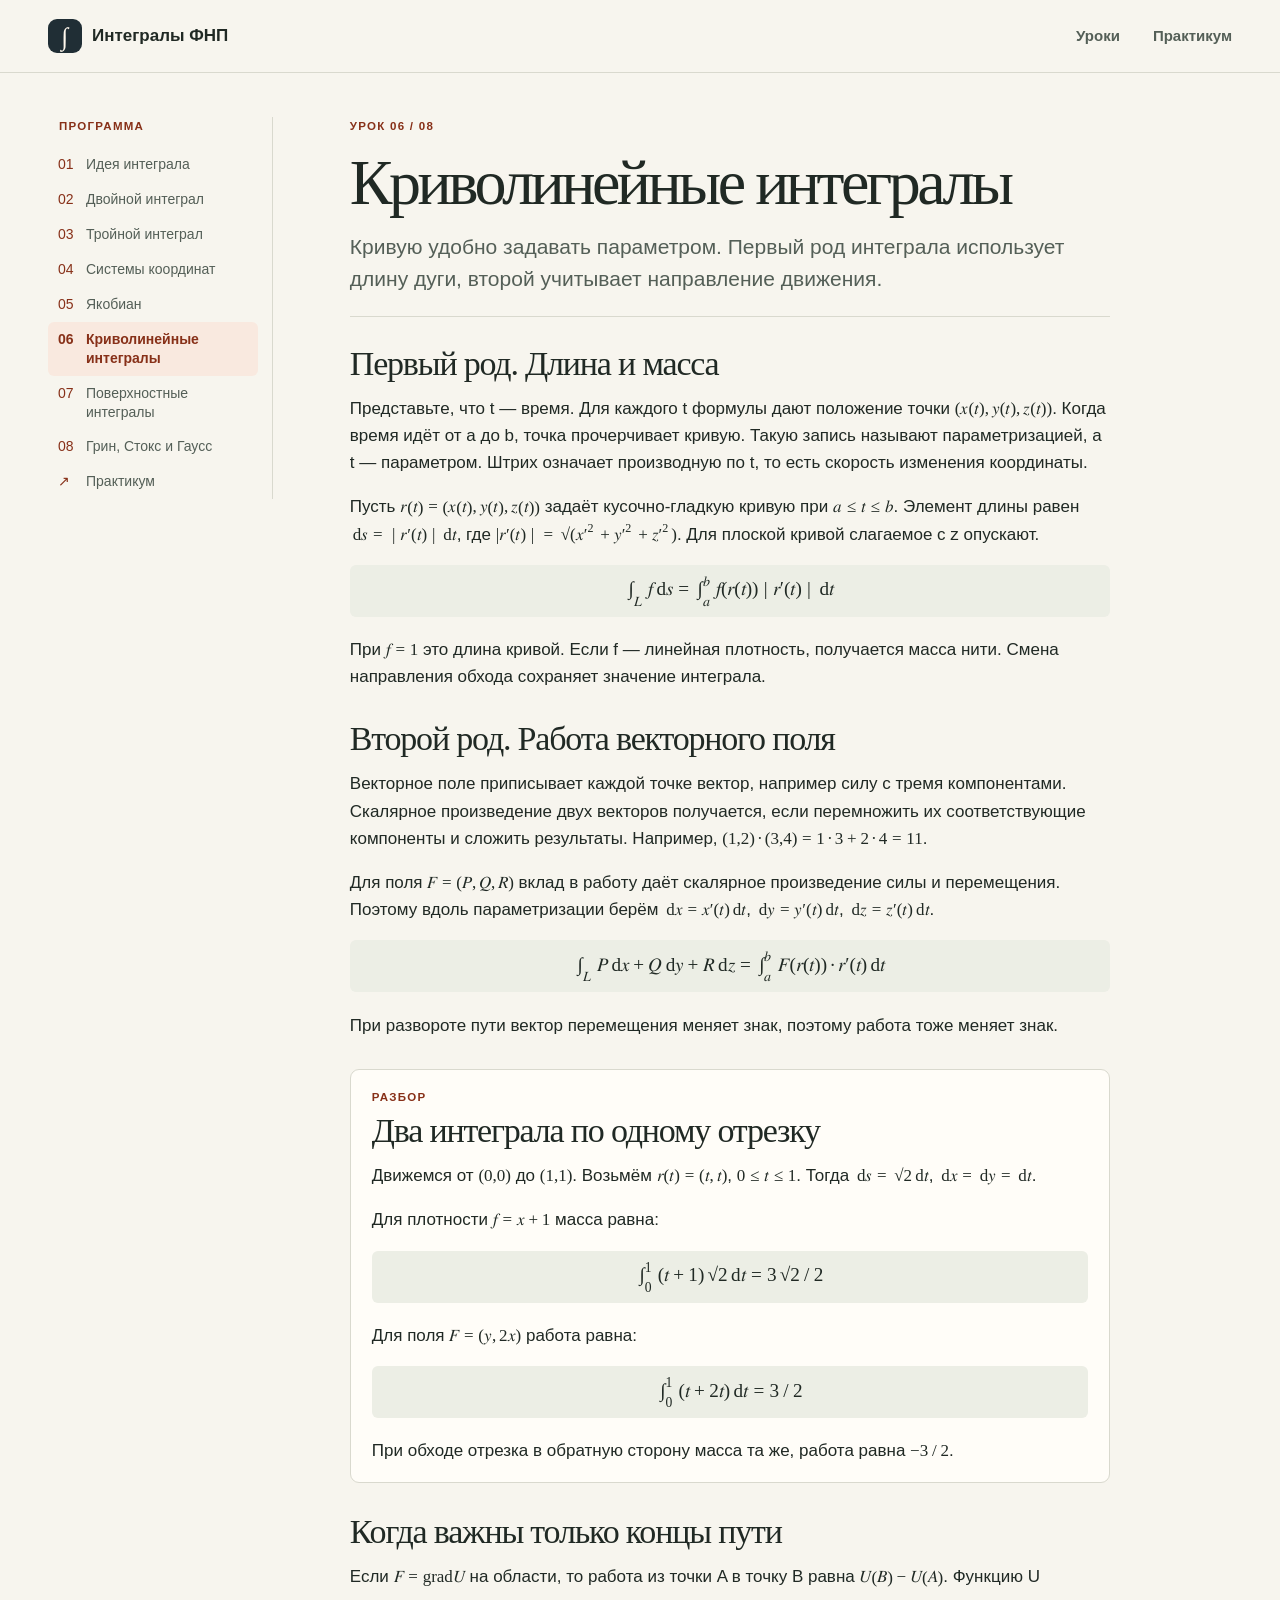
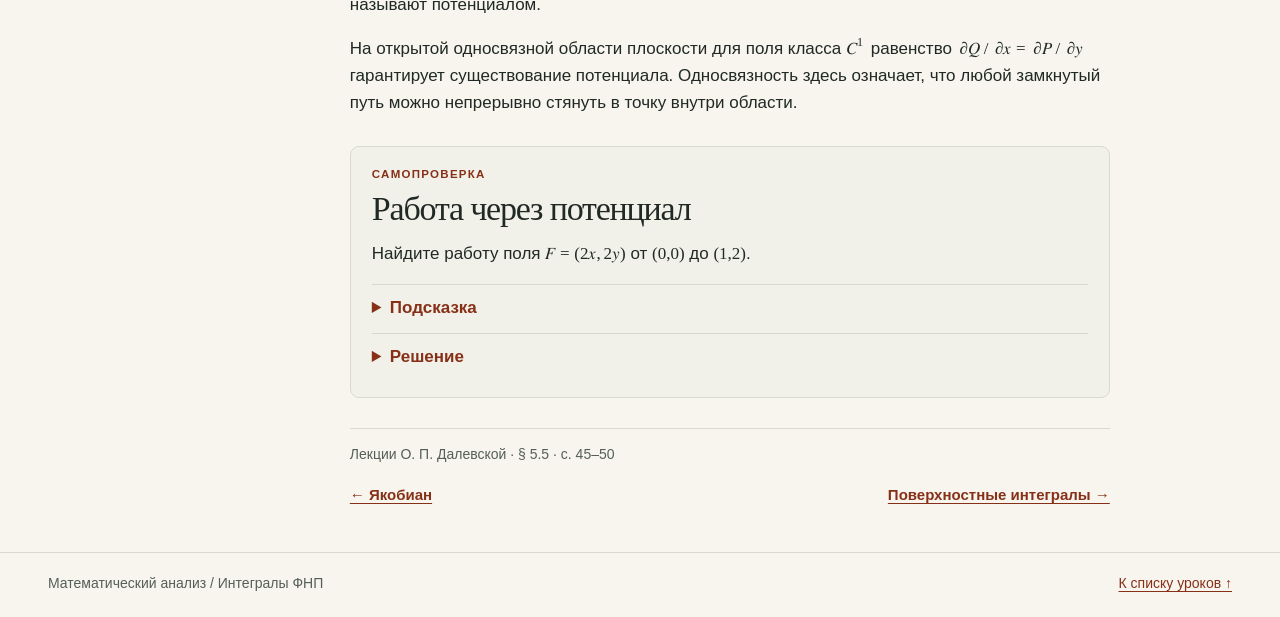
<file: 06-line.html>
<!doctype html>
<html lang="ru">
<head>
  <meta charset="utf-8">
  <meta name="viewport" content="width=device-width, initial-scale=1">
  <meta name="description" content="Различать массу дуги и работу поля вдоль неё.">
  <title>Криволинейные интегралы · Интегралы ФНП</title>
  <link rel="stylesheet" href="course.css">
  <script src="course.js" defer></script>
</head>
<body>
  <a class="skip" href="#main">К содержанию</a>
  <header class="site-head"><div class="shell head-inner">
    <a class="brand" href="index.html"><span class="brand-mark" aria-hidden="true">∫</span><span>Интегралы ФНП</span></a>
    <nav aria-label="Главная навигация"><a href="index.html#route">Уроки</a><a href="practice.html">Практикум</a></nav>
  </div></header>
  <div class="shell lesson-grid">
  <aside class="lesson-side"><nav aria-label="Уроки курса"><p class="eyebrow">Программа</p><a href="01-idea.html"><span>01</span>Идея интеграла</a><a href="02-double.html"><span>02</span>Двойной интеграл</a><a href="03-triple.html"><span>03</span>Тройной интеграл</a><a href="04-coordinates.html"><span>04</span>Системы координат</a><a href="05-jacobian.html"><span>05</span>Якобиан</a><a href="06-line.html" aria-current="page"><span>06</span>Криволинейные интегралы</a><a href="07-surface.html"><span>07</span>Поверхностные интегралы</a><a href="08-theorems.html"><span>08</span>Грин, Стокс и Гаусс</a><a href="practice.html"><span>↗</span>Практикум</a></nav></aside>
  <details class="mobile-route"><summary>Программа курса</summary><nav aria-label="Уроки курса"><a href="01-idea.html"><span>01</span>Идея интеграла</a><a href="02-double.html"><span>02</span>Двойной интеграл</a><a href="03-triple.html"><span>03</span>Тройной интеграл</a><a href="04-coordinates.html"><span>04</span>Системы координат</a><a href="05-jacobian.html"><span>05</span>Якобиан</a><a href="06-line.html" aria-current="page"><span>06</span>Криволинейные интегралы</a><a href="07-surface.html"><span>07</span>Поверхностные интегралы</a><a href="08-theorems.html"><span>08</span>Грин, Стокс и Гаусс</a><a href="practice.html"><span>↗</span>Практикум</a></nav></details>
  <main class="lesson" id="main">
    <header class="lesson-head"><p class="eyebrow">Урок 06 / 08</p><h1>Криволинейные интегралы</h1><p class="lead">Кривую удобно задавать параметром. Первый род интеграла использует длину дуги, второй учитывает направление движения.</p></header>
    <section><h2>Первый род. Длина и масса</h2>
        <p>Представьте, что t — время. Для каждого t формулы дают положение точки <math><mrow><mo>(</mo><mi>x</mi><mo>(</mo><mi>t</mi><mo>)</mo><mo>,</mo><mi>y</mi><mo>(</mo><mi>t</mi><mo>)</mo><mo>,</mo><mi>z</mi><mo>(</mo><mi>t</mi><mo>)</mo><mo>)</mo></mrow></math>. Когда время идёт от a до b, точка прочерчивает кривую. Такую запись называют параметризацией, а t — параметром. Штрих означает производную по t, то есть скорость изменения координаты.</p>
        <p>Пусть <math><mrow><mi>r</mi><mo>(</mo><mi>t</mi><mo>)</mo><mo>=</mo><mo>(</mo><mi>x</mi><mo>(</mo><mi>t</mi><mo>)</mo><mo>,</mo><mi>y</mi><mo>(</mo><mi>t</mi><mo>)</mo><mo>,</mo><mi>z</mi><mo>(</mo><mi>t</mi><mo>)</mo><mo>)</mo></mrow></math> задаёт кусочно-гладкую кривую при <math><mrow><mi>a</mi><mo>≤</mo><mi>t</mi><mo>≤</mo><mi>b</mi></mrow></math>. Элемент длины равен <math><mrow><mspace width="0.18em"/><mi mathvariant="normal">d</mi><mi>s</mi><mo>=</mo><mo>|</mo><mi>r</mi><mo>′</mo><mo>(</mo><mi>t</mi><mo>)</mo><mo>|</mo><mspace width="0.18em"/><mi mathvariant="normal">d</mi><mi>t</mi></mrow></math>, где <math><mrow><mo>|</mo><mi>r</mi><mo>′</mo><mo>(</mo><mi>t</mi><mo>)</mo><mo>|</mo><mo>=</mo><mo>√</mo><mo>(</mo><mi>x</mi><msup><mrow><mo>′</mo></mrow><mn>2</mn></msup><mo>+</mo><mi>y</mi><msup><mrow><mo>′</mo></mrow><mn>2</mn></msup><mo>+</mo><mi>z</mi><msup><mrow><mo>′</mo></mrow><mn>2</mn></msup><mo>)</mo></mrow></math>. Для плоской кривой слагаемое с z опускают.</p>
        <div class="equation"><math display="block"><mrow><msub><mo>∫</mo><mrow><mi>L</mi></mrow></msub><mi>f</mi><mspace width="0.18em"/><mi mathvariant="normal">d</mi><mi>s</mi><mo>=</mo><msubsup><mo>∫</mo><mrow><mi>a</mi></mrow><mrow><mi>b</mi></mrow></msubsup><mi>f</mi><mo>(</mo><mi>r</mi><mo>(</mo><mi>t</mi><mo>)</mo><mo>)</mo><mo>|</mo><mi>r</mi><mo>′</mo><mo>(</mo><mi>t</mi><mo>)</mo><mo>|</mo><mspace width="0.18em"/><mi mathvariant="normal">d</mi><mi>t</mi></mrow></math></div>
        <p>При <math><mrow><mi>f</mi><mo>=</mo><mn>1</mn></mrow></math> это длина кривой. Если f — линейная плотность, получается масса нити. Смена направления обхода сохраняет значение интеграла.</p></section><section><h2>Второй род. Работа векторного поля</h2>
        <p>Векторное поле приписывает каждой точке вектор, например силу с тремя компонентами. Скалярное произведение двух векторов получается, если перемножить их соответствующие компоненты и сложить результаты. Например, <math><mrow><mo>(</mo><mn>1,2</mn><mo>)</mo><mo>·</mo><mo>(</mo><mn>3,4</mn><mo>)</mo><mo>=</mo><mn>1</mn><mo>·</mo><mn>3</mn><mo>+</mo><mn>2</mn><mo>·</mo><mn>4</mn><mo>=</mo><mn>11</mn></mrow></math>.</p>
        <p>Для поля <math><mrow><mi>F</mi><mo>=</mo><mo>(</mo><mi>P</mi><mo>,</mo><mi>Q</mi><mo>,</mo><mi>R</mi><mo>)</mo></mrow></math> вклад в работу даёт скалярное произведение силы и перемещения. Поэтому вдоль параметризации берём <math><mrow><mspace width="0.18em"/><mi mathvariant="normal">d</mi><mi>x</mi><mo>=</mo><mi>x</mi><mo>′</mo><mo>(</mo><mi>t</mi><mo>)</mo><mspace width="0.18em"/><mi mathvariant="normal">d</mi><mi>t</mi></mrow></math>, <math><mrow><mspace width="0.18em"/><mi mathvariant="normal">d</mi><mi>y</mi><mo>=</mo><mi>y</mi><mo>′</mo><mo>(</mo><mi>t</mi><mo>)</mo><mspace width="0.18em"/><mi mathvariant="normal">d</mi><mi>t</mi></mrow></math>, <math><mrow><mspace width="0.18em"/><mi mathvariant="normal">d</mi><mi>z</mi><mo>=</mo><mi>z</mi><mo>′</mo><mo>(</mo><mi>t</mi><mo>)</mo><mspace width="0.18em"/><mi mathvariant="normal">d</mi><mi>t</mi></mrow></math>.</p>
        <div class="equation"><math display="block"><mrow><msub><mo>∫</mo><mrow><mi>L</mi></mrow></msub><mi>P</mi><mspace width="0.18em"/><mi mathvariant="normal">d</mi><mi>x</mi><mo>+</mo><mi>Q</mi><mspace width="0.18em"/><mi mathvariant="normal">d</mi><mi>y</mi><mo>+</mo><mi>R</mi><mspace width="0.18em"/><mi mathvariant="normal">d</mi><mi>z</mi><mo>=</mo><msubsup><mo>∫</mo><mrow><mi>a</mi></mrow><mrow><mi>b</mi></mrow></msubsup><mi>F</mi><mo>(</mo><mi>r</mi><mo>(</mo><mi>t</mi><mo>)</mo><mo>)</mo><mo>·</mo><mi>r</mi><mo>′</mo><mo>(</mo><mi>t</mi><mo>)</mo><mspace width="0.18em"/><mi mathvariant="normal">d</mi><mi>t</mi></mrow></math></div>
        <p>При развороте пути вектор перемещения меняет знак, поэтому работа тоже меняет знак.</p></section><section class="example"><p class="eyebrow">Разбор</p><h2>Два интеграла по одному отрезку</h2>
        <p>Движемся от <math><mrow><mo>(</mo><mn>0,0</mn><mo>)</mo></mrow></math> до <math><mrow><mo>(</mo><mn>1,1</mn><mo>)</mo></mrow></math>. Возьмём <math><mrow><mi>r</mi><mo>(</mo><mi>t</mi><mo>)</mo><mo>=</mo><mo>(</mo><mi>t</mi><mo>,</mo><mi>t</mi><mo>)</mo></mrow></math>, <math><mrow><mn>0</mn><mo>≤</mo><mi>t</mi><mo>≤</mo><mn>1</mn></mrow></math>. Тогда <math><mrow><mspace width="0.18em"/><mi mathvariant="normal">d</mi><mi>s</mi><mo>=</mo><mo>√</mo><mn>2</mn><mspace width="0.18em"/><mi mathvariant="normal">d</mi><mi>t</mi></mrow></math>, <math><mrow><mspace width="0.18em"/><mi mathvariant="normal">d</mi><mi>x</mi><mo>=</mo><mspace width="0.18em"/><mi mathvariant="normal">d</mi><mi>y</mi><mo>=</mo><mspace width="0.18em"/><mi mathvariant="normal">d</mi><mi>t</mi></mrow></math>.</p>
        <p>Для плотности <math><mrow><mi>f</mi><mo>=</mo><mi>x</mi><mo>+</mo><mn>1</mn></mrow></math> масса равна:</p>
        <div class="equation"><math display="block"><mrow><msubsup><mo>∫</mo><mrow><mn>0</mn></mrow><mrow><mn>1</mn></mrow></msubsup><mo>(</mo><mi>t</mi><mo>+</mo><mn>1</mn><mo>)</mo><mo>√</mo><mn>2</mn><mspace width="0.18em"/><mi mathvariant="normal">d</mi><mi>t</mi><mo>=</mo><mn>3</mn><mo>√</mo><mn>2</mn><mo>/</mo><mn>2</mn></mrow></math></div>
        <p>Для поля <math><mrow><mi>F</mi><mo>=</mo><mo>(</mo><mi>y</mi><mo>,</mo><mn>2</mn><mi>x</mi><mo>)</mo></mrow></math> работа равна:</p>
        <div class="equation"><math display="block"><mrow><msubsup><mo>∫</mo><mrow><mn>0</mn></mrow><mrow><mn>1</mn></mrow></msubsup><mo>(</mo><mi>t</mi><mo>+</mo><mn>2</mn><mi>t</mi><mo>)</mo><mspace width="0.18em"/><mi mathvariant="normal">d</mi><mi>t</mi><mo>=</mo><mn>3</mn><mo>/</mo><mn>2</mn></mrow></math></div>
        <p>При обходе отрезка в обратную сторону масса та же, работа равна <math><mrow><mo>−</mo><mn>3</mn><mo>/</mo><mn>2</mn></mrow></math>.</p></section><section><h2>Когда важны только концы пути</h2>
        <p>Если <math><mrow><mi>F</mi><mo>=</mo><mi mathvariant="normal">grad</mi><mi>U</mi></mrow></math> на области, то работа из точки A в точку B равна <math><mrow><mi>U</mi><mo>(</mo><mi>B</mi><mo>)</mo><mo>−</mo><mi>U</mi><mo>(</mo><mi>A</mi><mo>)</mo></mrow></math>. Функцию U называют потенциалом.</p>
        <p>На открытой односвязной области плоскости для поля класса <math><mrow><msup><mrow><mi>C</mi></mrow><mn>1</mn></msup></mrow></math> равенство <math><mrow><mo>∂</mo><mi>Q</mi><mo>/</mo><mo>∂</mo><mi>x</mi><mo>=</mo><mo>∂</mo><mi>P</mi><mo>/</mo><mo>∂</mo><mi>y</mi></mrow></math> гарантирует существование потенциала. Односвязность здесь означает, что любой замкнутый путь можно непрерывно стянуть в точку внутри области.</p></section><section class="task"><p class="eyebrow">Самопроверка</p><h2>Работа через потенциал</h2>
    <p>Найдите работу поля <math><mrow><mi>F</mi><mo>=</mo><mo>(</mo><mn>2</mn><mi>x</mi><mo>,</mo><mn>2</mn><mi>y</mi><mo>)</mo></mrow></math> от <math><mrow><mo>(</mo><mn>0,0</mn><mo>)</mo></mrow></math> до <math><mrow><mo>(</mo><mn>1,2</mn><mo>)</mo></mrow></math>.</p><details><summary>Подсказка</summary><p>Подберите U с производными <math><mrow><msub><mrow><mi>U</mi></mrow><mrow><mi>x</mi></mrow></msub><mo>=</mo><mn>2</mn><mi>x</mi></mrow></math> и <math><mrow><msub><mrow><mi>U</mi></mrow><mrow><mi>y</mi></mrow></msub><mo>=</mo><mn>2</mn><mi>y</mi></mrow></math>.</p></details>
    <details><summary>Решение</summary><div class="solution"><p>Подойдёт <math><mrow><mi>U</mi><mo>=</mo><msup><mrow><mi>x</mi></mrow><mn>2</mn></msup><mo>+</mo><msup><mrow><mi>y</mi></mrow><mn>2</mn></msup></mrow></math>. Работа равна <math><mrow><mi>U</mi><mo>(</mo><mn>1,2</mn><mo>)</mo><mo>−</mo><mi>U</mi><mo>(</mo><mn>0,0</mn><mo>)</mo><mo>=</mo><mn>5</mn></mrow></math>.</p></div></details></section>
    <div class="source-line">Лекции О. П. Далевской · § 5.5 · с. 45–50</div>
    <nav class="pager" aria-label="Переход между уроками"><a href="05-jacobian.html">← Якобиан</a><a href="07-surface.html">Поверхностные интегралы →</a></nav>
  </main>
</div>
  <footer class="site-foot"><div class="shell"><span>Математический анализ / Интегралы ФНП</span><a href="index.html#route">К списку уроков ↑</a></div></footer>
</body>
</html>
</file>
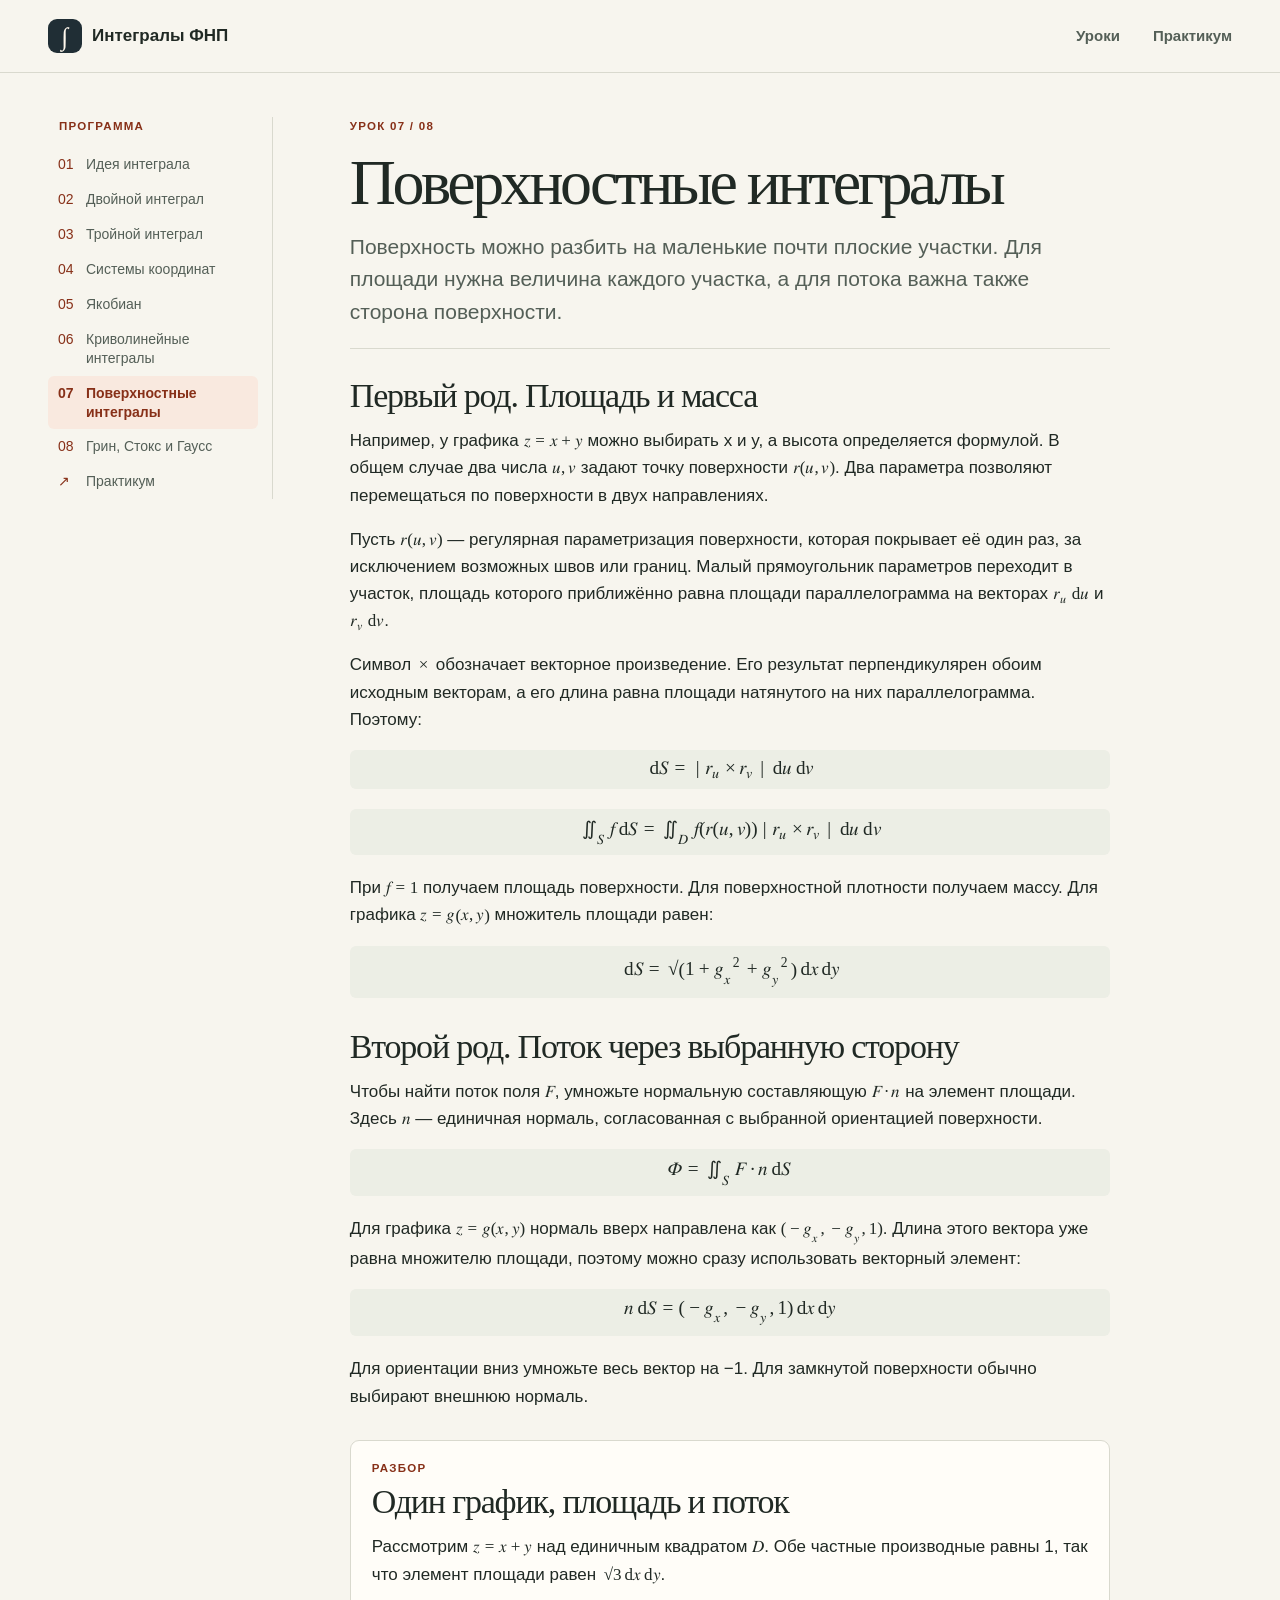
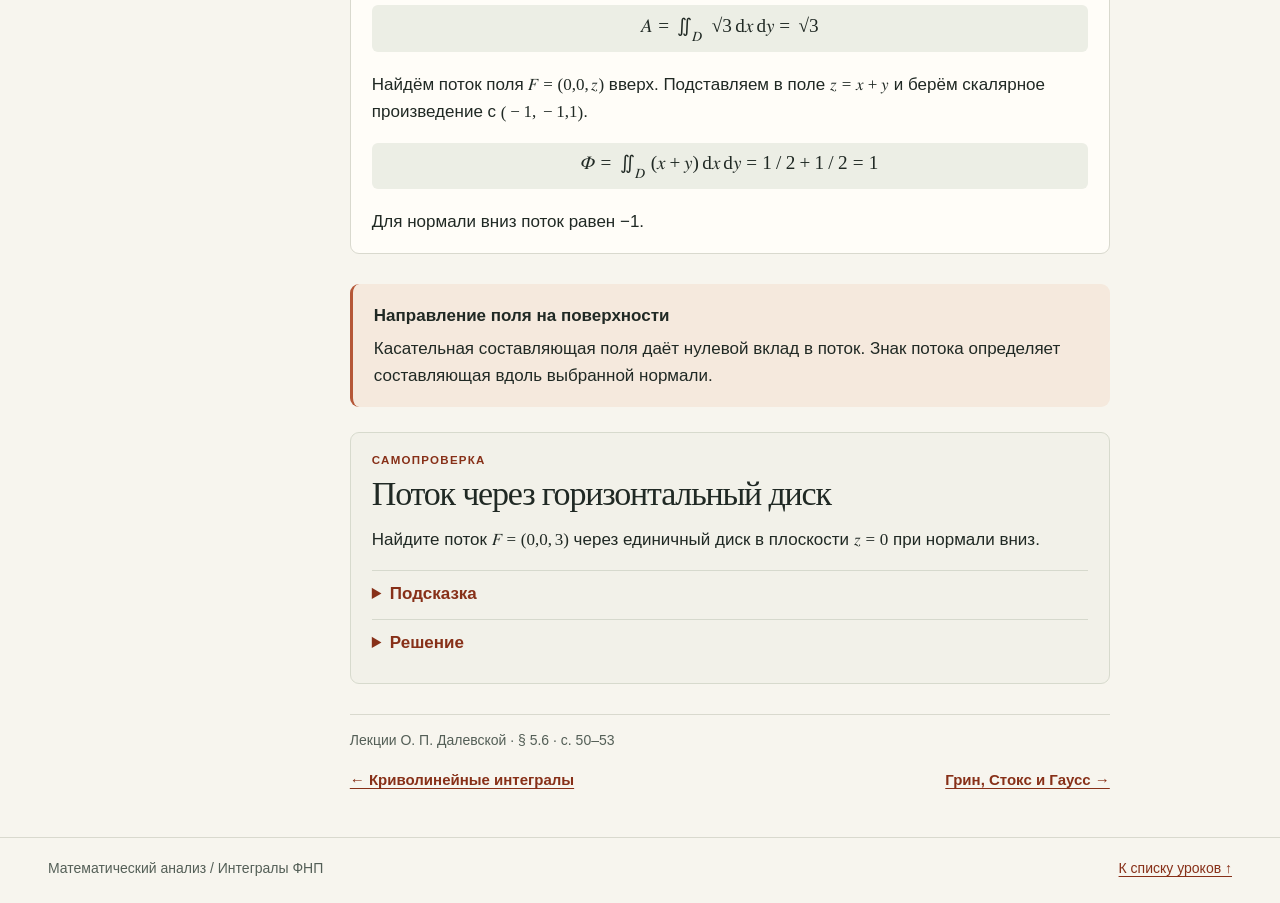
<file: 07-surface.html>
<!doctype html>
<html lang="ru">
<head>
  <meta charset="utf-8">
  <meta name="viewport" content="width=device-width, initial-scale=1">
  <meta name="description" content="Находить площадь поверхности и поток через неё.">
  <title>Поверхностные интегралы · Интегралы ФНП</title>
  <link rel="stylesheet" href="course.css">
  <script src="course.js" defer></script>
</head>
<body>
  <a class="skip" href="#main">К содержанию</a>
  <header class="site-head"><div class="shell head-inner">
    <a class="brand" href="index.html"><span class="brand-mark" aria-hidden="true">∫</span><span>Интегралы ФНП</span></a>
    <nav aria-label="Главная навигация"><a href="index.html#route">Уроки</a><a href="practice.html">Практикум</a></nav>
  </div></header>
  <div class="shell lesson-grid">
  <aside class="lesson-side"><nav aria-label="Уроки курса"><p class="eyebrow">Программа</p><a href="01-idea.html"><span>01</span>Идея интеграла</a><a href="02-double.html"><span>02</span>Двойной интеграл</a><a href="03-triple.html"><span>03</span>Тройной интеграл</a><a href="04-coordinates.html"><span>04</span>Системы координат</a><a href="05-jacobian.html"><span>05</span>Якобиан</a><a href="06-line.html"><span>06</span>Криволинейные интегралы</a><a href="07-surface.html" aria-current="page"><span>07</span>Поверхностные интегралы</a><a href="08-theorems.html"><span>08</span>Грин, Стокс и Гаусс</a><a href="practice.html"><span>↗</span>Практикум</a></nav></aside>
  <details class="mobile-route"><summary>Программа курса</summary><nav aria-label="Уроки курса"><a href="01-idea.html"><span>01</span>Идея интеграла</a><a href="02-double.html"><span>02</span>Двойной интеграл</a><a href="03-triple.html"><span>03</span>Тройной интеграл</a><a href="04-coordinates.html"><span>04</span>Системы координат</a><a href="05-jacobian.html"><span>05</span>Якобиан</a><a href="06-line.html"><span>06</span>Криволинейные интегралы</a><a href="07-surface.html" aria-current="page"><span>07</span>Поверхностные интегралы</a><a href="08-theorems.html"><span>08</span>Грин, Стокс и Гаусс</a><a href="practice.html"><span>↗</span>Практикум</a></nav></details>
  <main class="lesson" id="main">
    <header class="lesson-head"><p class="eyebrow">Урок 07 / 08</p><h1>Поверхностные интегралы</h1><p class="lead">Поверхность можно разбить на маленькие почти плоские участки. Для площади нужна величина каждого участка, а для потока важна также сторона поверхности.</p></header>
    <section><h2>Первый род. Площадь и масса</h2>
        <p>Например, у графика <math><mrow><mi>z</mi><mo>=</mo><mi>x</mi><mo>+</mo><mi>y</mi></mrow></math> можно выбирать x и y, а высота определяется формулой. В общем случае два числа <math><mrow><mi>u</mi><mo>,</mo><mi>v</mi></mrow></math> задают точку поверхности <math><mrow><mi>r</mi><mo>(</mo><mi>u</mi><mo>,</mo><mi>v</mi><mo>)</mo></mrow></math>. Два параметра позволяют перемещаться по поверхности в двух направлениях.</p>
        <p>Пусть <math><mrow><mi>r</mi><mo>(</mo><mi>u</mi><mo>,</mo><mi>v</mi><mo>)</mo></mrow></math> — регулярная параметризация поверхности, которая покрывает её один раз, за исключением возможных швов или границ. Малый прямоугольник параметров переходит в участок, площадь которого приближённо равна площади параллелограмма на векторах <math><mrow><msub><mrow><mi>r</mi></mrow><mrow><mi>u</mi></mrow></msub><mspace width="0.18em"/><mi mathvariant="normal">d</mi><mi>u</mi></mrow></math> и <math><mrow><msub><mrow><mi>r</mi></mrow><mrow><mi>v</mi></mrow></msub><mspace width="0.18em"/><mi mathvariant="normal">d</mi><mi>v</mi></mrow></math>.</p>
        <p>Символ <math><mrow><mo>×</mo></mrow></math> обозначает векторное произведение. Его результат перпендикулярен обоим исходным векторам, а его длина равна площади натянутого на них параллелограмма. Поэтому:</p>
        <div class="equation"><math display="block"><mrow><mspace width="0.18em"/><mi mathvariant="normal">d</mi><mi>S</mi><mo>=</mo><mo>|</mo><msub><mrow><mi>r</mi></mrow><mrow><mi>u</mi></mrow></msub><mo>×</mo><msub><mrow><mi>r</mi></mrow><mrow><mi>v</mi></mrow></msub><mo>|</mo><mspace width="0.18em"/><mi mathvariant="normal">d</mi><mi>u</mi><mspace width="0.18em"/><mi mathvariant="normal">d</mi><mi>v</mi></mrow></math></div>
        <div class="equation"><math display="block"><mrow><msub><mo>∬</mo><mrow><mi>S</mi></mrow></msub><mi>f</mi><mspace width="0.18em"/><mi mathvariant="normal">d</mi><mi>S</mi><mo>=</mo><msub><mo>∬</mo><mrow><mi>D</mi></mrow></msub><mi>f</mi><mo>(</mo><mi>r</mi><mo>(</mo><mi>u</mi><mo>,</mo><mi>v</mi><mo>)</mo><mo>)</mo><mo>|</mo><msub><mrow><mi>r</mi></mrow><mrow><mi>u</mi></mrow></msub><mo>×</mo><msub><mrow><mi>r</mi></mrow><mrow><mi>v</mi></mrow></msub><mo>|</mo><mspace width="0.18em"/><mi mathvariant="normal">d</mi><mi>u</mi><mspace width="0.18em"/><mi mathvariant="normal">d</mi><mi>v</mi></mrow></math></div>
        <p>При <math><mrow><mi>f</mi><mo>=</mo><mn>1</mn></mrow></math> получаем площадь поверхности. Для поверхностной плотности получаем массу. Для графика <math><mrow><mi>z</mi><mo>=</mo><mi>g</mi><mo>(</mo><mi>x</mi><mo>,</mo><mi>y</mi><mo>)</mo></mrow></math> множитель площади равен:</p>
        <div class="equation"><math display="block"><mrow><mspace width="0.18em"/><mi mathvariant="normal">d</mi><mi>S</mi><mo>=</mo><mo>√</mo><mo>(</mo><mn>1</mn><mo>+</mo><msup><mrow><msub><mrow><mi>g</mi></mrow><mrow><mi>x</mi></mrow></msub></mrow><mn>2</mn></msup><mo>+</mo><msup><mrow><msub><mrow><mi>g</mi></mrow><mrow><mi>y</mi></mrow></msub></mrow><mn>2</mn></msup><mo>)</mo><mspace width="0.18em"/><mi mathvariant="normal">d</mi><mi>x</mi><mspace width="0.18em"/><mi mathvariant="normal">d</mi><mi>y</mi></mrow></math></div></section><section><h2>Второй род. Поток через выбранную сторону</h2>
        <p>Чтобы найти поток поля <math><mrow><mi>F</mi></mrow></math>, умножьте нормальную составляющую <math><mrow><mi>F</mi><mo>·</mo><mi>n</mi></mrow></math> на элемент площади. Здесь <math><mrow><mi>n</mi></mrow></math> — единичная нормаль, согласованная с выбранной ориентацией поверхности.</p>
        <div class="equation"><math display="block"><mrow><mi>Φ</mi><mo>=</mo><msub><mo>∬</mo><mrow><mi>S</mi></mrow></msub><mi>F</mi><mo>·</mo><mi>n</mi><mspace width="0.18em"/><mi mathvariant="normal">d</mi><mi>S</mi></mrow></math></div>
        <p>Для графика <math><mrow><mi>z</mi><mo>=</mo><mi>g</mi><mo>(</mo><mi>x</mi><mo>,</mo><mi>y</mi><mo>)</mo></mrow></math> нормаль вверх направлена как <math><mrow><mo>(</mo><mo>−</mo><msub><mrow><mi>g</mi></mrow><mrow><mi>x</mi></mrow></msub><mo>,</mo><mo>−</mo><msub><mrow><mi>g</mi></mrow><mrow><mi>y</mi></mrow></msub><mo>,</mo><mn>1</mn><mo>)</mo></mrow></math>. Длина этого вектора уже равна множителю площади, поэтому можно сразу использовать векторный элемент:</p>
        <div class="equation"><math display="block"><mrow><mi>n</mi><mspace width="0.18em"/><mi mathvariant="normal">d</mi><mi>S</mi><mo>=</mo><mo>(</mo><mo>−</mo><msub><mrow><mi>g</mi></mrow><mrow><mi>x</mi></mrow></msub><mo>,</mo><mo>−</mo><msub><mrow><mi>g</mi></mrow><mrow><mi>y</mi></mrow></msub><mo>,</mo><mn>1</mn><mo>)</mo><mspace width="0.18em"/><mi mathvariant="normal">d</mi><mi>x</mi><mspace width="0.18em"/><mi mathvariant="normal">d</mi><mi>y</mi></mrow></math></div>
        <p>Для ориентации вниз умножьте весь вектор на −1. Для замкнутой поверхности обычно выбирают внешнюю нормаль.</p></section><section class="example"><p class="eyebrow">Разбор</p><h2>Один график, площадь и поток</h2>
        <p>Рассмотрим <math><mrow><mi>z</mi><mo>=</mo><mi>x</mi><mo>+</mo><mi>y</mi></mrow></math> над единичным квадратом <math><mrow><mi>D</mi></mrow></math>. Обе частные производные равны 1, так что элемент площади равен <math><mrow><mo>√</mo><mn>3</mn><mspace width="0.18em"/><mi mathvariant="normal">d</mi><mi>x</mi><mspace width="0.18em"/><mi mathvariant="normal">d</mi><mi>y</mi></mrow></math>.</p>
        <div class="equation"><math display="block"><mrow><mi>A</mi><mo>=</mo><msub><mo>∬</mo><mrow><mi>D</mi></mrow></msub><mo>√</mo><mn>3</mn><mspace width="0.18em"/><mi mathvariant="normal">d</mi><mi>x</mi><mspace width="0.18em"/><mi mathvariant="normal">d</mi><mi>y</mi><mo>=</mo><mo>√</mo><mn>3</mn></mrow></math></div>
        <p>Найдём поток поля <math><mrow><mi>F</mi><mo>=</mo><mo>(</mo><mn>0,0</mn><mo>,</mo><mi>z</mi><mo>)</mo></mrow></math> вверх. Подставляем в поле <math><mrow><mi>z</mi><mo>=</mo><mi>x</mi><mo>+</mo><mi>y</mi></mrow></math> и берём скалярное произведение с <math><mrow><mo>(</mo><mo>−</mo><mn>1</mn><mo>,</mo><mo>−</mo><mn>1,1</mn><mo>)</mo></mrow></math>.</p>
        <div class="equation"><math display="block"><mrow><mi>Φ</mi><mo>=</mo><msub><mo>∬</mo><mrow><mi>D</mi></mrow></msub><mo>(</mo><mi>x</mi><mo>+</mo><mi>y</mi><mo>)</mo><mspace width="0.18em"/><mi mathvariant="normal">d</mi><mi>x</mi><mspace width="0.18em"/><mi mathvariant="normal">d</mi><mi>y</mi><mo>=</mo><mn>1</mn><mo>/</mo><mn>2</mn><mo>+</mo><mn>1</mn><mo>/</mo><mn>2</mn><mo>=</mo><mn>1</mn></mrow></math></div>
        <p>Для нормали вниз поток равен −1.</p></section><aside class="note"><strong>Направление поля на поверхности</strong><p>Касательная составляющая поля даёт нулевой вклад в поток. Знак потока определяет составляющая вдоль выбранной нормали.</p></aside><section class="task"><p class="eyebrow">Самопроверка</p><h2>Поток через горизонтальный диск</h2>
    <p>Найдите поток <math><mrow><mi>F</mi><mo>=</mo><mo>(</mo><mn>0,0</mn><mo>,</mo><mn>3</mn><mo>)</mo></mrow></math> через единичный диск в плоскости <math><mrow><mi>z</mi><mo>=</mo><mn>0</mn></mrow></math> при нормали вниз.</p><details><summary>Подсказка</summary><p>Единичная нормаль равна <math><mrow><mo>(</mo><mn>0,0</mn><mo>,</mo><mo>−</mo><mn>1</mn><mo>)</mo></mrow></math>.</p></details>
    <details><summary>Решение</summary><div class="solution"><p>Нормальная составляющая равна −3. Площадь диска равна π, поток равен <math><mrow><mo>−</mo><mn>3</mn><mi>π</mi></mrow></math>.</p></div></details></section>
    <div class="source-line">Лекции О. П. Далевской · § 5.6 · с. 50–53</div>
    <nav class="pager" aria-label="Переход между уроками"><a href="06-line.html">← Криволинейные интегралы</a><a href="08-theorems.html">Грин, Стокс и Гаусс →</a></nav>
  </main>
</div>
  <footer class="site-foot"><div class="shell"><span>Математический анализ / Интегралы ФНП</span><a href="index.html#route">К списку уроков ↑</a></div></footer>
</body>
</html>
</file>
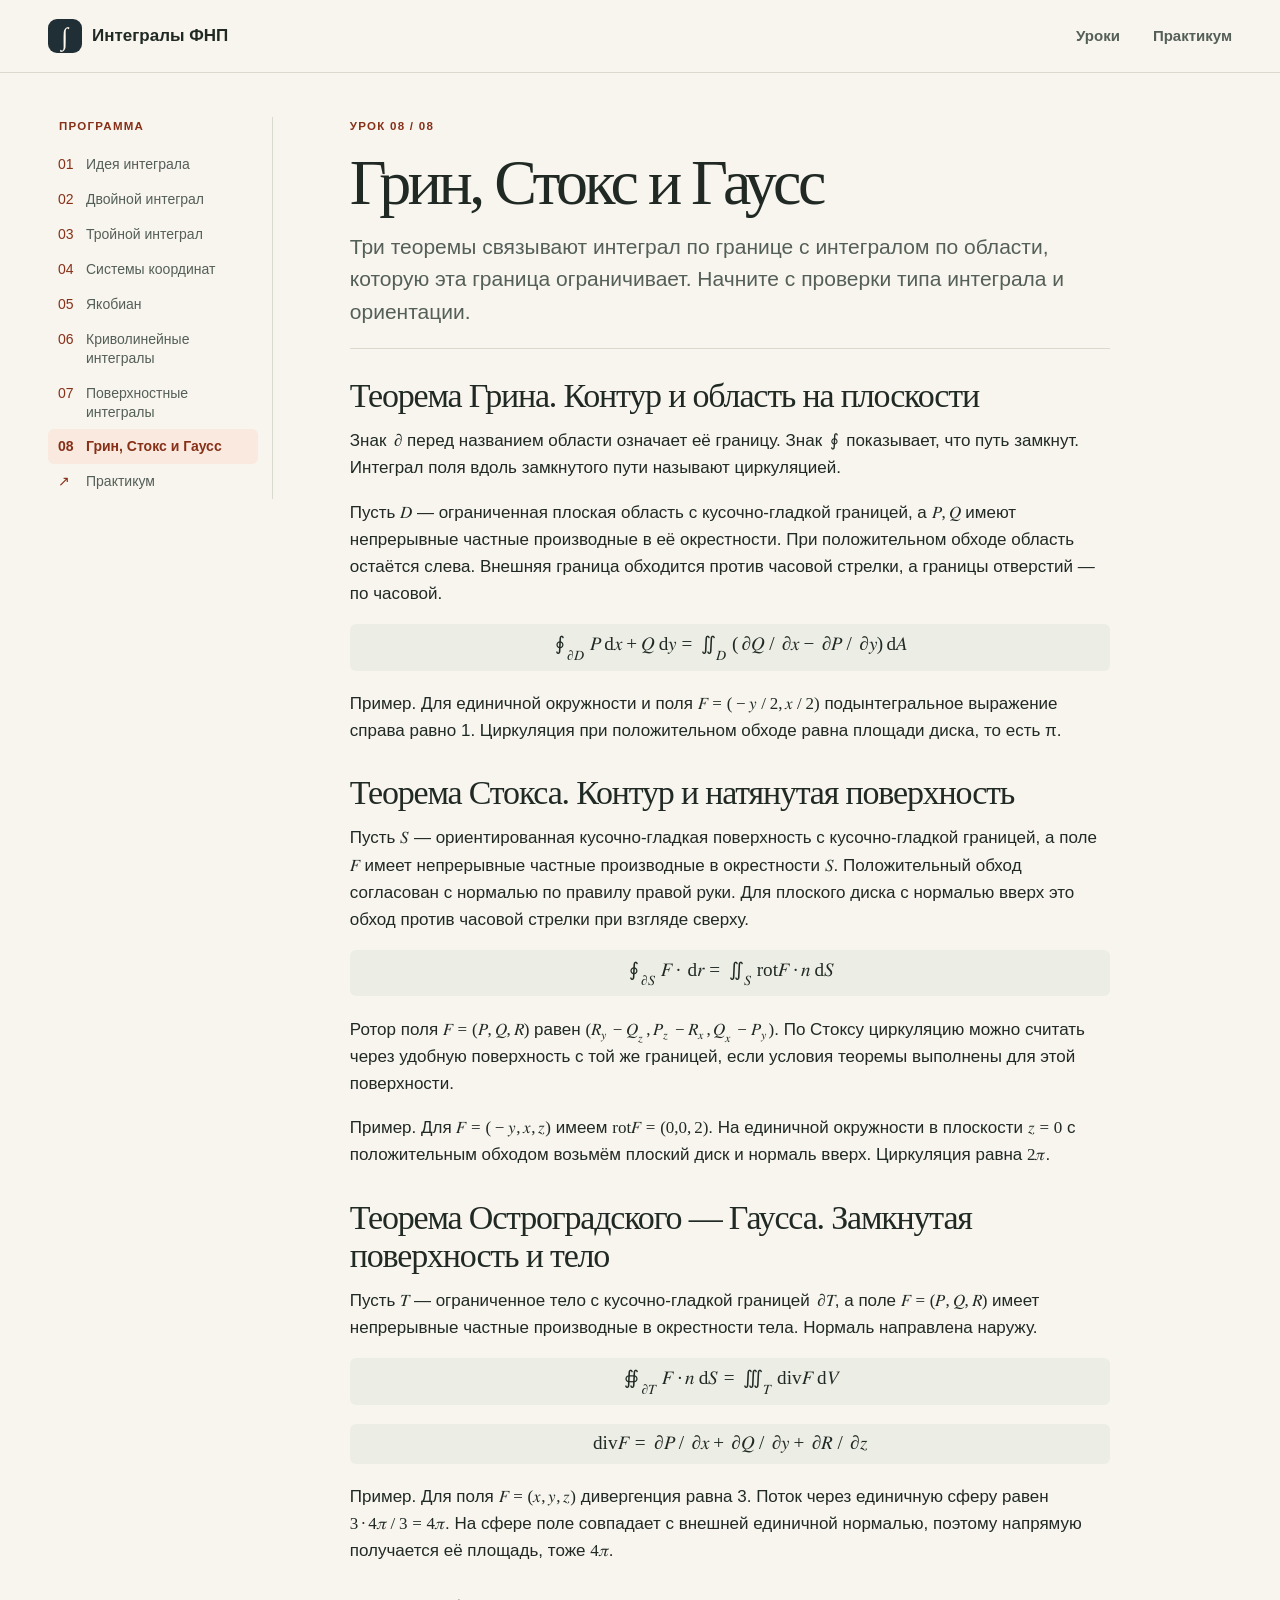
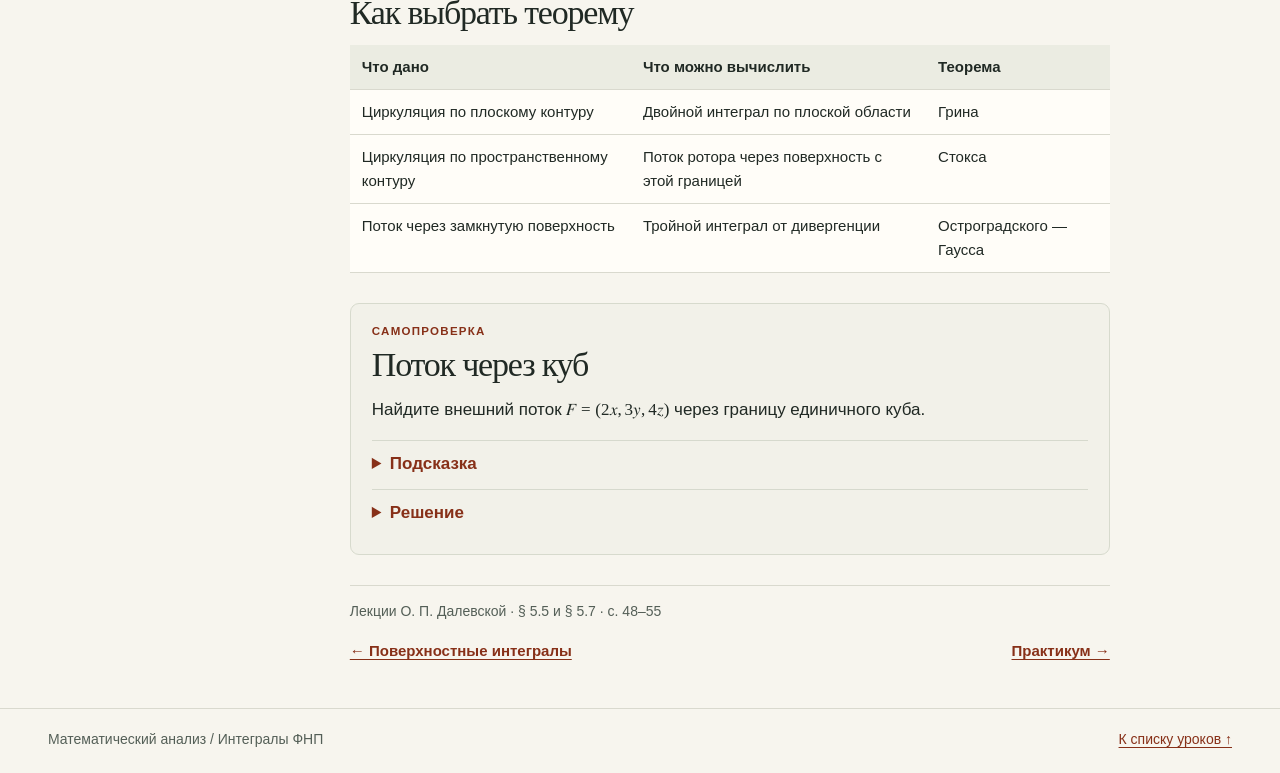
<file: 08-theorems.html>
<!doctype html>
<html lang="ru">
<head>
  <meta charset="utf-8">
  <meta name="viewport" content="width=device-width, initial-scale=1">
  <meta name="description" content="Переходить от границы к области и выбирать короткий расчёт.">
  <title>Грин, Стокс и Гаусс · Интегралы ФНП</title>
  <link rel="stylesheet" href="course.css">
  <script src="course.js" defer></script>
</head>
<body>
  <a class="skip" href="#main">К содержанию</a>
  <header class="site-head"><div class="shell head-inner">
    <a class="brand" href="index.html"><span class="brand-mark" aria-hidden="true">∫</span><span>Интегралы ФНП</span></a>
    <nav aria-label="Главная навигация"><a href="index.html#route">Уроки</a><a href="practice.html">Практикум</a></nav>
  </div></header>
  <div class="shell lesson-grid">
  <aside class="lesson-side"><nav aria-label="Уроки курса"><p class="eyebrow">Программа</p><a href="01-idea.html"><span>01</span>Идея интеграла</a><a href="02-double.html"><span>02</span>Двойной интеграл</a><a href="03-triple.html"><span>03</span>Тройной интеграл</a><a href="04-coordinates.html"><span>04</span>Системы координат</a><a href="05-jacobian.html"><span>05</span>Якобиан</a><a href="06-line.html"><span>06</span>Криволинейные интегралы</a><a href="07-surface.html"><span>07</span>Поверхностные интегралы</a><a href="08-theorems.html" aria-current="page"><span>08</span>Грин, Стокс и Гаусс</a><a href="practice.html"><span>↗</span>Практикум</a></nav></aside>
  <details class="mobile-route"><summary>Программа курса</summary><nav aria-label="Уроки курса"><a href="01-idea.html"><span>01</span>Идея интеграла</a><a href="02-double.html"><span>02</span>Двойной интеграл</a><a href="03-triple.html"><span>03</span>Тройной интеграл</a><a href="04-coordinates.html"><span>04</span>Системы координат</a><a href="05-jacobian.html"><span>05</span>Якобиан</a><a href="06-line.html"><span>06</span>Криволинейные интегралы</a><a href="07-surface.html"><span>07</span>Поверхностные интегралы</a><a href="08-theorems.html" aria-current="page"><span>08</span>Грин, Стокс и Гаусс</a><a href="practice.html"><span>↗</span>Практикум</a></nav></details>
  <main class="lesson" id="main">
    <header class="lesson-head"><p class="eyebrow">Урок 08 / 08</p><h1>Грин, Стокс и Гаусс</h1><p class="lead">Три теоремы связывают интеграл по границе с интегралом по области, которую эта граница ограничивает. Начните с проверки типа интеграла и ориентации.</p></header>
    <section><h2>Теорема Грина. Контур и область на плоскости</h2>
        <p>Знак <math><mrow><mo>∂</mo></mrow></math> перед названием области означает её границу. Знак <math><mrow><mo>∮</mo></mrow></math> показывает, что путь замкнут. Интеграл поля вдоль замкнутого пути называют циркуляцией.</p>
        <p>Пусть <math><mrow><mi>D</mi></mrow></math> — ограниченная плоская область с кусочно-гладкой границей, а <math><mrow><mi>P</mi><mo>,</mo><mi>Q</mi></mrow></math> имеют непрерывные частные производные в её окрестности. При положительном обходе область остаётся слева. Внешняя граница обходится против часовой стрелки, а границы отверстий — по часовой.</p>
        <div class="equation"><math display="block"><mrow><msub><mo>∮</mo><mrow><mo>∂</mo><mi>D</mi></mrow></msub><mi>P</mi><mspace width="0.18em"/><mi mathvariant="normal">d</mi><mi>x</mi><mo>+</mo><mi>Q</mi><mspace width="0.18em"/><mi mathvariant="normal">d</mi><mi>y</mi><mo>=</mo><msub><mo>∬</mo><mrow><mi>D</mi></mrow></msub><mo>(</mo><mo>∂</mo><mi>Q</mi><mo>/</mo><mo>∂</mo><mi>x</mi><mo>−</mo><mo>∂</mo><mi>P</mi><mo>/</mo><mo>∂</mo><mi>y</mi><mo>)</mo><mspace width="0.18em"/><mi mathvariant="normal">d</mi><mi>A</mi></mrow></math></div>
        <p>Пример. Для единичной окружности и поля <math><mrow><mi>F</mi><mo>=</mo><mo>(</mo><mo>−</mo><mi>y</mi><mo>/</mo><mn>2</mn><mo>,</mo><mi>x</mi><mo>/</mo><mn>2</mn><mo>)</mo></mrow></math> подынтегральное выражение справа равно 1. Циркуляция при положительном обходе равна площади диска, то есть π.</p></section><section><h2>Теорема Стокса. Контур и натянутая поверхность</h2>
        <p>Пусть <math><mrow><mi>S</mi></mrow></math> — ориентированная кусочно-гладкая поверхность с кусочно-гладкой границей, а поле <math><mrow><mi>F</mi></mrow></math> имеет непрерывные частные производные в окрестности <math><mrow><mi>S</mi></mrow></math>. Положительный обход согласован с нормалью по правилу правой руки. Для плоского диска с нормалью вверх это обход против часовой стрелки при взгляде сверху.</p>
        <div class="equation"><math display="block"><mrow><msub><mo>∮</mo><mrow><mo>∂</mo><mi>S</mi></mrow></msub><mi>F</mi><mo>·</mo><mspace width="0.18em"/><mi mathvariant="normal">d</mi><mi>r</mi><mo>=</mo><msub><mo>∬</mo><mrow><mi>S</mi></mrow></msub><mi mathvariant="normal">rot</mi><mi>F</mi><mo>·</mo><mi>n</mi><mspace width="0.18em"/><mi mathvariant="normal">d</mi><mi>S</mi></mrow></math></div>
        <p>Ротор поля <math><mrow><mi>F</mi><mo>=</mo><mo>(</mo><mi>P</mi><mo>,</mo><mi>Q</mi><mo>,</mo><mi>R</mi><mo>)</mo></mrow></math> равен <math><mrow><mo>(</mo><msub><mrow><mi>R</mi></mrow><mrow><mi>y</mi></mrow></msub><mo>−</mo><msub><mrow><mi>Q</mi></mrow><mrow><mi>z</mi></mrow></msub><mo>,</mo><msub><mrow><mi>P</mi></mrow><mrow><mi>z</mi></mrow></msub><mo>−</mo><msub><mrow><mi>R</mi></mrow><mrow><mi>x</mi></mrow></msub><mo>,</mo><msub><mrow><mi>Q</mi></mrow><mrow><mi>x</mi></mrow></msub><mo>−</mo><msub><mrow><mi>P</mi></mrow><mrow><mi>y</mi></mrow></msub><mo>)</mo></mrow></math>. По Стоксу циркуляцию можно считать через удобную поверхность с той же границей, если условия теоремы выполнены для этой поверхности.</p>
        <p>Пример. Для <math><mrow><mi>F</mi><mo>=</mo><mo>(</mo><mo>−</mo><mi>y</mi><mo>,</mo><mi>x</mi><mo>,</mo><mi>z</mi><mo>)</mo></mrow></math> имеем <math><mrow><mi mathvariant="normal">rot</mi><mi>F</mi><mo>=</mo><mo>(</mo><mn>0,0</mn><mo>,</mo><mn>2</mn><mo>)</mo></mrow></math>. На единичной окружности в плоскости <math><mrow><mi>z</mi><mo>=</mo><mn>0</mn></mrow></math> с положительным обходом возьмём плоский диск и нормаль вверх. Циркуляция равна <math><mrow><mn>2</mn><mi>π</mi></mrow></math>.</p></section><section><h2>Теорема Остроградского — Гаусса. Замкнутая поверхность и тело</h2>
        <p>Пусть <math><mrow><mi>T</mi></mrow></math> — ограниченное тело с кусочно-гладкой границей <math><mrow><mo>∂</mo><mi>T</mi></mrow></math>, а поле <math><mrow><mi>F</mi><mo>=</mo><mo>(</mo><mi>P</mi><mo>,</mo><mi>Q</mi><mo>,</mo><mi>R</mi><mo>)</mo></mrow></math> имеет непрерывные частные производные в окрестности тела. Нормаль направлена наружу.</p>
        <div class="equation"><math display="block"><mrow><msub><mo>∯</mo><mrow><mo>∂</mo><mi>T</mi></mrow></msub><mi>F</mi><mo>·</mo><mi>n</mi><mspace width="0.18em"/><mi mathvariant="normal">d</mi><mi>S</mi><mo>=</mo><msub><mo>∭</mo><mrow><mi>T</mi></mrow></msub><mi mathvariant="normal">div</mi><mi>F</mi><mspace width="0.18em"/><mi mathvariant="normal">d</mi><mi>V</mi></mrow></math></div>
        <div class="equation"><math display="block"><mrow><mi mathvariant="normal">div</mi><mi>F</mi><mo>=</mo><mo>∂</mo><mi>P</mi><mo>/</mo><mo>∂</mo><mi>x</mi><mo>+</mo><mo>∂</mo><mi>Q</mi><mo>/</mo><mo>∂</mo><mi>y</mi><mo>+</mo><mo>∂</mo><mi>R</mi><mo>/</mo><mo>∂</mo><mi>z</mi></mrow></math></div>
        <p>Пример. Для поля <math><mrow><mi>F</mi><mo>=</mo><mo>(</mo><mi>x</mi><mo>,</mo><mi>y</mi><mo>,</mo><mi>z</mi><mo>)</mo></mrow></math> дивергенция равна 3. Поток через единичную сферу равен <math><mrow><mn>3</mn><mo>·</mo><mn>4</mn><mi>π</mi><mo>/</mo><mn>3</mn><mo>=</mo><mn>4</mn><mi>π</mi></mrow></math>. На сфере поле совпадает с внешней единичной нормалью, поэтому напрямую получается её площадь, тоже <math><mrow><mn>4</mn><mi>π</mi></mrow></math>.</p></section><section><h2>Как выбрать теорему</h2><div class="table-wrap"><table><thead><tr><th scope="col">Что дано</th><th scope="col">Что можно вычислить</th><th scope="col">Теорема</th></tr></thead><tbody><tr><td>Циркуляция по плоскому контуру</td><td>Двойной интеграл по плоской области</td><td>Грина</td></tr><tr><td>Циркуляция по пространственному контуру</td><td>Поток ротора через поверхность с этой границей</td><td>Стокса</td></tr><tr><td>Поток через замкнутую поверхность</td><td>Тройной интеграл от дивергенции</td><td>Остроградского — Гаусса</td></tr></tbody></table></div></section><section class="task"><p class="eyebrow">Самопроверка</p><h2>Поток через куб</h2>
    <p>Найдите внешний поток <math><mrow><mi>F</mi><mo>=</mo><mo>(</mo><mn>2</mn><mi>x</mi><mo>,</mo><mn>3</mn><mi>y</mi><mo>,</mo><mn>4</mn><mi>z</mi><mo>)</mo></mrow></math> через границу единичного куба.</p><details><summary>Подсказка</summary><p>Граница замкнута. Вычислите дивергенцию поля.</p></details>
    <details><summary>Решение</summary><div class="solution"><p><math><mrow><mi mathvariant="normal">div</mi><mi>F</mi><mo>=</mo><mn>2</mn><mo>+</mo><mn>3</mn><mo>+</mo><mn>4</mn><mo>=</mo><mn>9</mn></mrow></math>. Объём куба равен 1, поэтому поток равен <strong>9</strong>.</p></div></details></section>
    <div class="source-line">Лекции О. П. Далевской · § 5.5 и § 5.7 · с. 48–55</div>
    <nav class="pager" aria-label="Переход между уроками"><a href="07-surface.html">← Поверхностные интегралы</a><a href="practice.html">Практикум →</a></nav>
  </main>
</div>
  <footer class="site-foot"><div class="shell"><span>Математический анализ / Интегралы ФНП</span><a href="index.html#route">К списку уроков ↑</a></div></footer>
</body>
</html>
</file>
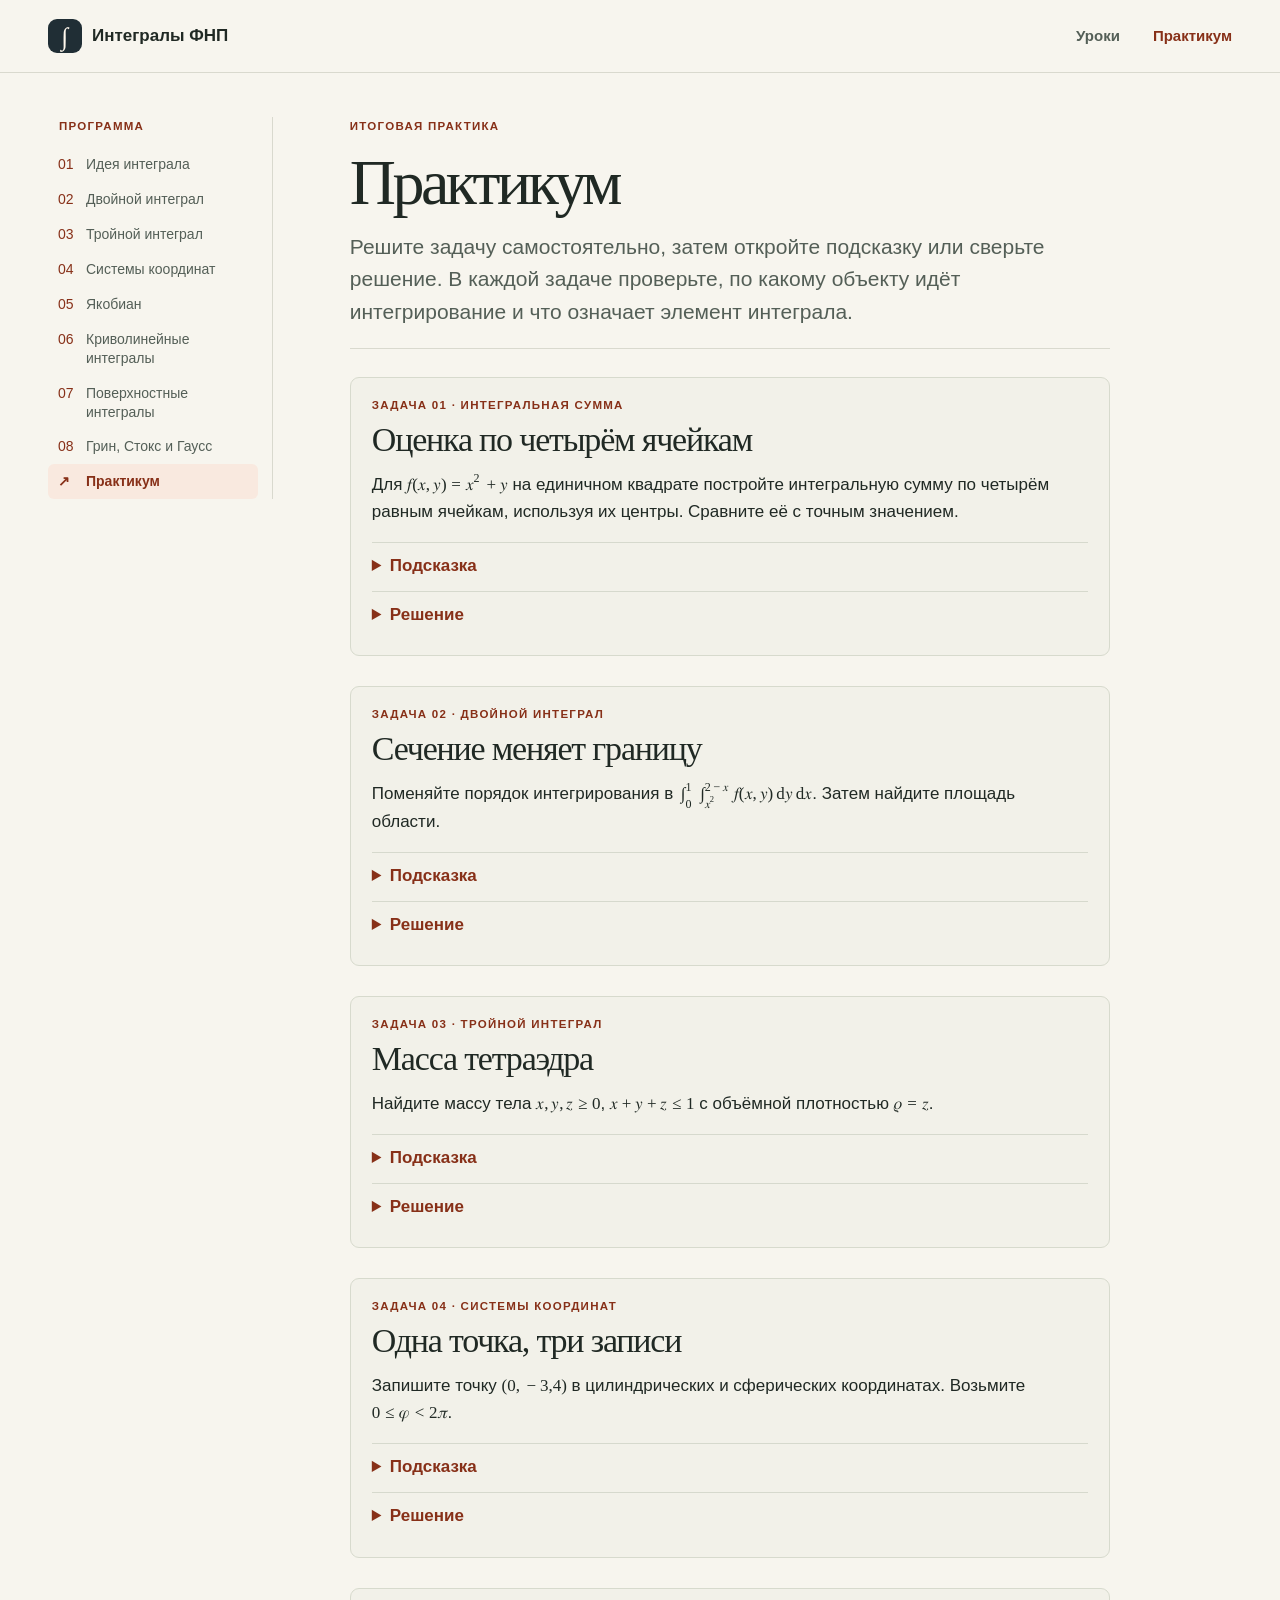
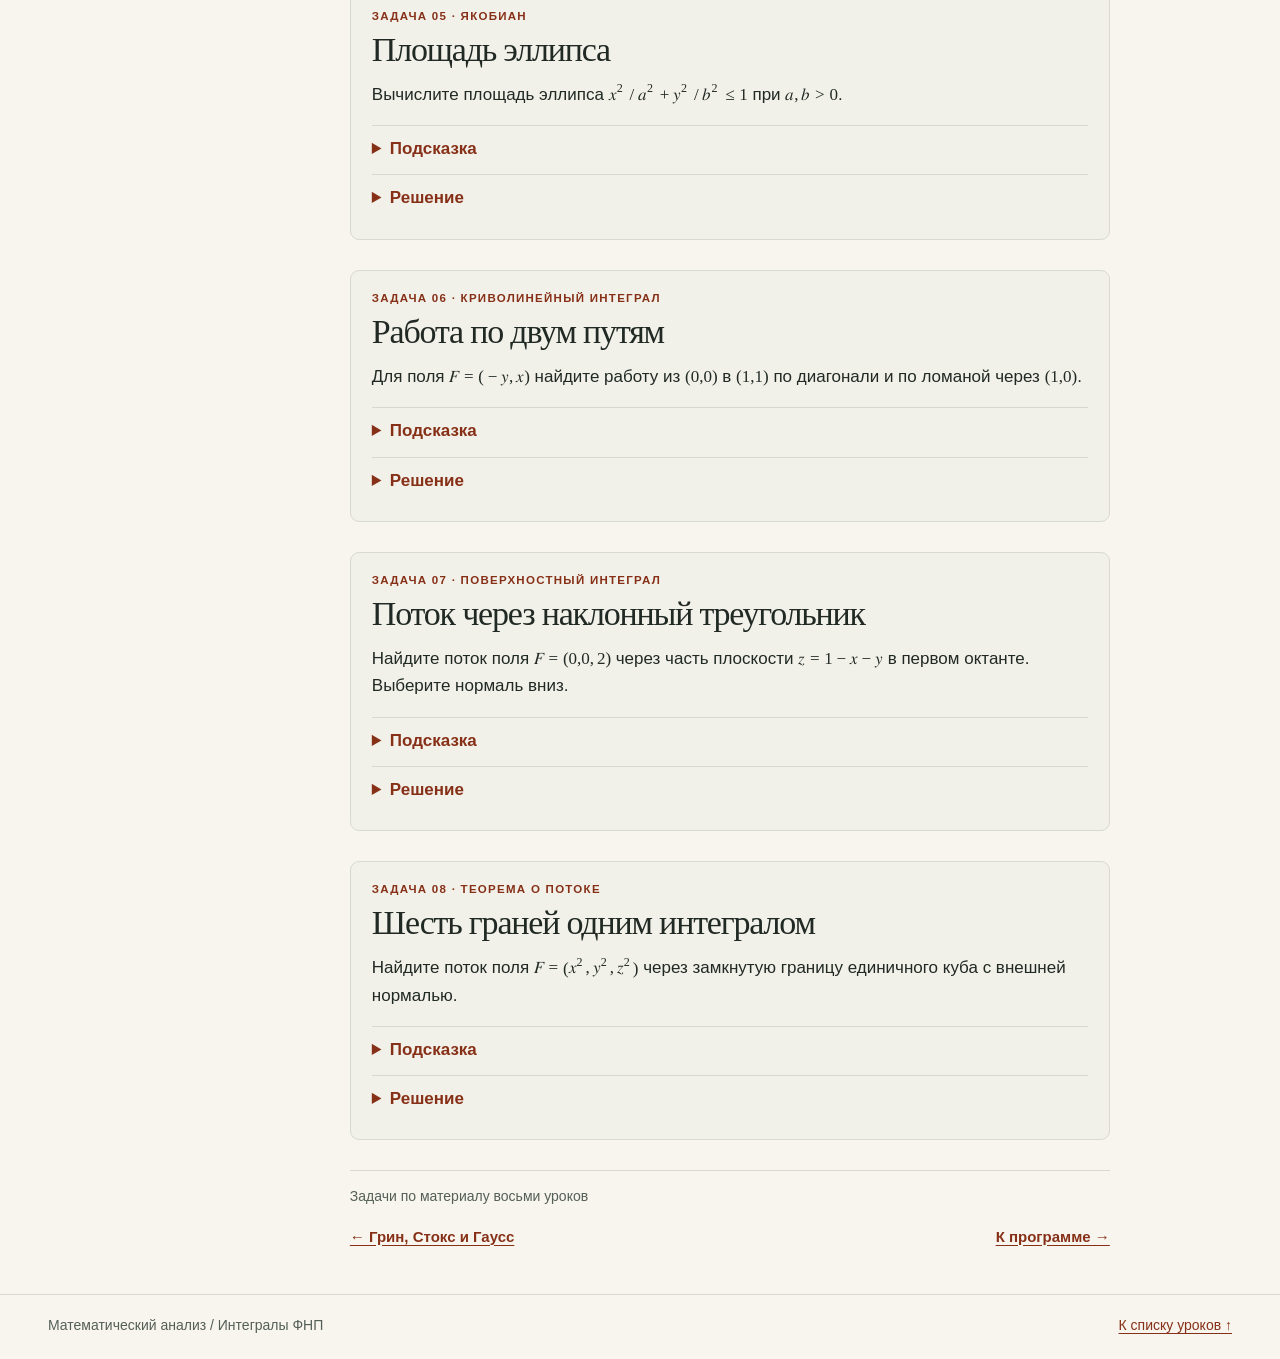
<file: practice.html>
<!doctype html>
<html lang="ru">
<head>
  <meta charset="utf-8">
  <meta name="viewport" content="width=device-width, initial-scale=1">
  <meta name="description" content="Восемь задач с подсказками и пошаговыми решениями.">
  <title>Практикум · Интегралы ФНП</title>
  <link rel="stylesheet" href="course.css">
  <script src="course.js" defer></script>
</head>
<body>
  <a class="skip" href="#main">К содержанию</a>
  <header class="site-head"><div class="shell head-inner">
    <a class="brand" href="index.html"><span class="brand-mark" aria-hidden="true">∫</span><span>Интегралы ФНП</span></a>
    <nav aria-label="Главная навигация"><a href="index.html#route">Уроки</a><a href="practice.html" aria-current="page">Практикум</a></nav>
  </div></header>
  <div class="shell lesson-grid">
  <aside class="lesson-side"><nav aria-label="Уроки курса"><p class="eyebrow">Программа</p><a href="01-idea.html"><span>01</span>Идея интеграла</a><a href="02-double.html"><span>02</span>Двойной интеграл</a><a href="03-triple.html"><span>03</span>Тройной интеграл</a><a href="04-coordinates.html"><span>04</span>Системы координат</a><a href="05-jacobian.html"><span>05</span>Якобиан</a><a href="06-line.html"><span>06</span>Криволинейные интегралы</a><a href="07-surface.html"><span>07</span>Поверхностные интегралы</a><a href="08-theorems.html"><span>08</span>Грин, Стокс и Гаусс</a><a href="practice.html" aria-current="page"><span>↗</span>Практикум</a></nav></aside>
  <details class="mobile-route"><summary>Программа курса</summary><nav aria-label="Уроки курса"><a href="01-idea.html"><span>01</span>Идея интеграла</a><a href="02-double.html"><span>02</span>Двойной интеграл</a><a href="03-triple.html"><span>03</span>Тройной интеграл</a><a href="04-coordinates.html"><span>04</span>Системы координат</a><a href="05-jacobian.html"><span>05</span>Якобиан</a><a href="06-line.html"><span>06</span>Криволинейные интегралы</a><a href="07-surface.html"><span>07</span>Поверхностные интегралы</a><a href="08-theorems.html"><span>08</span>Грин, Стокс и Гаусс</a><a href="practice.html" aria-current="page"><span>↗</span>Практикум</a></nav></details>
  <main class="lesson" id="main">
    <header class="lesson-head"><p class="eyebrow">Итоговая практика</p><h1>Практикум</h1><p class="lead">Решите задачу самостоятельно, затем откройте подсказку или сверьте решение. В каждой задаче проверьте, по какому объекту идёт интегрирование и что означает элемент интеграла.</p></header>
    <section class="task"><p class="eyebrow">Задача 01 · Интегральная сумма</p><h2>Оценка по четырём ячейкам</h2>
    <p>Для <math><mrow><mi>f</mi><mo>(</mo><mi>x</mi><mo>,</mo><mi>y</mi><mo>)</mo><mo>=</mo><msup><mrow><mi>x</mi></mrow><mn>2</mn></msup><mo>+</mo><mi>y</mi></mrow></math> на единичном квадрате постройте интегральную сумму по четырём равным ячейкам, используя их центры. Сравните её с точным значением.</p><details><summary>Подсказка</summary><p>Координаты центров принимают значения 1/4 и 3/4. Площадь каждой ячейки равна 1/4.</p></details>
    <details><summary>Решение</summary><div class="solution"><p>Среднее значение <math><mrow><msup><mrow><mi>x</mi></mrow><mn>2</mn></msup></mrow></math> по центрам равно <math><mrow><mo>(</mo><mn>1</mn><mo>/</mo><mn>16</mn><mo>+</mo><mn>9</mn><mo>/</mo><mn>16</mn><mo>)</mo><mo>/</mo><mn>2</mn><mo>=</mo><mn>5</mn><mo>/</mo><mn>16</mn></mrow></math>, а среднее значение <math><mrow><mi>y</mi></mrow></math> равно <math><mrow><mn>1</mn><mo>/</mo><mn>2</mn></mrow></math>. Площадь квадрата равна 1, поэтому сумма равна <strong>13/16</strong>. Точный интеграл равен <math><mrow><mn>1</mn><mo>/</mo><mn>3</mn><mo>+</mo><mn>1</mn><mo>/</mo><mn>2</mn><mo>=</mo><mn>5</mn><mo>/</mo><mn>6</mn></mrow></math>, что больше суммы на <math><mrow><mn>1</mn><mo>/</mo><mn>48</mn></mrow></math>.</p></div></details></section><section class="task"><p class="eyebrow">Задача 02 · Двойной интеграл</p><h2>Сечение меняет границу</h2>
    <p>Поменяйте порядок интегрирования в <math><mrow><msubsup><mo>∫</mo><mrow><mn>0</mn></mrow><mrow><mn>1</mn></mrow></msubsup><msubsup><mo>∫</mo><mrow><msup><mrow><mi>x</mi></mrow><mn>2</mn></msup></mrow><mrow><mn>2</mn><mo>−</mo><mi>x</mi></mrow></msubsup><mi>f</mi><mo>(</mo><mi>x</mi><mo>,</mo><mi>y</mi><mo>)</mo><mspace width="0.18em"/><mi mathvariant="normal">d</mi><mi>y</mi><mspace width="0.18em"/><mi mathvariant="normal">d</mi><mi>x</mi></mrow></math>. Затем найдите площадь области.</p><details><summary>Подсказка</summary><p>Для горизонтального сечения правую границу определяет меньшее из <math><mrow><mo>√</mo><mi>y</mi></mrow></math> и <math><mrow><mn>2</mn><mo>−</mo><mi>y</mi></mrow></math>. Найдите высоту их пересечения.</p></details>
    <details><summary>Решение</summary><div class="solution"><p>Проекция на ось y равна <math><mrow><mo>[</mo><mn>0,2</mn><mo>]</mo></mrow></math>. Правая граница равна <math><mrow><mo>√</mo><mi>y</mi></mrow></math> при <math><mrow><mn>0</mn><mo>≤</mo><mi>y</mi><mo>≤</mo><mn>1</mn></mrow></math> и <math><mrow><mn>2</mn><mo>−</mo><mi>y</mi></mrow></math> при <math><mrow><mn>1</mn><mo>≤</mo><mi>y</mi><mo>≤</mo><mn>2</mn></mrow></math>. Левая граница всюду <math><mrow><mi>x</mi><mo>=</mo><mn>0</mn></mrow></math>.</p>
        <div class="equation"><math display="block"><mrow><msubsup><mo>∫</mo><mrow><mn>0</mn></mrow><mrow><mn>1</mn></mrow></msubsup><msubsup><mo>∫</mo><mrow><mn>0</mn></mrow><mrow><mo>√</mo><mi>y</mi></mrow></msubsup><mi>f</mi><mo>(</mo><mi>x</mi><mo>,</mo><mi>y</mi><mo>)</mo><mspace width="0.18em"/><mi mathvariant="normal">d</mi><mi>x</mi><mspace width="0.18em"/><mi mathvariant="normal">d</mi><mi>y</mi><mo>+</mo><msubsup><mo>∫</mo><mrow><mn>1</mn></mrow><mrow><mn>2</mn></mrow></msubsup><msubsup><mo>∫</mo><mrow><mn>0</mn></mrow><mrow><mn>2</mn><mo>−</mo><mi>y</mi></mrow></msubsup><mi>f</mi><mo>(</mo><mi>x</mi><mo>,</mo><mi>y</mi><mo>)</mo><mspace width="0.18em"/><mi mathvariant="normal">d</mi><mi>x</mi><mspace width="0.18em"/><mi mathvariant="normal">d</mi><mi>y</mi></mrow></math></div>
        <p>Для площади берём <math><mrow><mi>f</mi><mo>=</mo><mn>1</mn></mrow></math>. Два слагаемых дают <math><mrow><mn>2</mn><mo>/</mo><mn>3</mn><mo>+</mo><mn>1</mn><mo>/</mo><mn>2</mn><mo>=</mo><mn>7</mn><mo>/</mo><mn>6</mn></mrow></math>.</p></div></details></section><section class="task"><p class="eyebrow">Задача 03 · Тройной интеграл</p><h2>Масса тетраэдра</h2>
    <p>Найдите массу тела <math><mrow><mi>x</mi><mo>,</mo><mi>y</mi><mo>,</mo><mi>z</mi><mo>≥</mo><mn>0</mn></mrow></math>, <math><mrow><mi>x</mi><mo>+</mo><mi>y</mi><mo>+</mo><mi>z</mi><mo>≤</mo><mn>1</mn></mrow></math> с объёмной плотностью <math><mrow><mi>ρ</mi><mo>=</mo><mi>z</mi></mrow></math>.</p><details><summary>Подсказка</summary><p>При фиксированном <math><mrow><mi>z</mi></mrow></math> сечение — прямоугольный треугольник с катетами длины <math><mrow><mn>1</mn><mo>−</mo><mi>z</mi></mrow></math>.</p></details>
    <details><summary>Решение</summary><div class="solution"><p>Плотность постоянна на каждом горизонтальном сечении. Его площадь равна <math><mrow><mo>(</mo><mn>1</mn><mo>−</mo><mi>z</mi><msup><mrow><mo>)</mo></mrow><mn>2</mn></msup><mo>/</mo><mn>2</mn></mrow></math>. Интегрируем произведение площади на плотность по высоте.</p><div class="equation"><math display="block"><mrow><mi>M</mi><mo>=</mo><msubsup><mo>∫</mo><mrow><mn>0</mn></mrow><mrow><mn>1</mn></mrow></msubsup><mi>z</mi><mo>(</mo><mn>1</mn><mo>−</mo><mi>z</mi><msup><mrow><mo>)</mo></mrow><mn>2</mn></msup><mo>/</mo><mn>2</mn><mspace width="0.18em"/><mi mathvariant="normal">d</mi><mi>z</mi><mo>=</mo><mo>(</mo><mn>1</mn><mo>/</mo><mn>2</mn><mo>−</mo><mn>2</mn><mo>/</mo><mn>3</mn><mo>+</mo><mn>1</mn><mo>/</mo><mn>4</mn><mo>)</mo><mo>/</mo><mn>2</mn><mo>=</mo><mn>1</mn><mo>/</mo><mn>24</mn></mrow></math></div></div></details></section><section class="task"><p class="eyebrow">Задача 04 · Системы координат</p><h2>Одна точка, три записи</h2>
    <p>Запишите точку <math><mrow><mo>(</mo><mn>0</mn><mo>,</mo><mo>−</mo><mn>3,4</mn><mo>)</mo></mrow></math> в цилиндрических и сферических координатах. Возьмите <math><mrow><mn>0</mn><mo>≤</mo><mi>φ</mi><mo>&lt;</mo><mn>2</mn><mi>π</mi></mrow></math>.</p><details><summary>Подсказка</summary><p>Проекция на плоскость xy лежит на отрицательной оси y. Высота равна 4, расстояние от оси z равно 3.</p></details>
    <details><summary>Решение</summary><div class="solution"><p>Азимут равен <math><mrow><mn>3</mn><mi>π</mi><mo>/</mo><mn>2</mn></mrow></math>. Цилиндрические координаты <math><mrow><mo>(</mo><mn>3,3</mn><mi>π</mi><mo>/</mo><mn>2,4</mn><mo>)</mo></mrow></math>. В сферических <math><mrow><mi>ρ</mi><mo>=</mo><mo>√</mo><mo>(</mo><mn>9</mn><mo>+</mo><mn>16</mn><mo>)</mo><mo>=</mo><mn>5</mn></mrow></math>, <math><mrow><mi mathvariant="normal">cos</mi><mi>θ</mi><mo>=</mo><mn>4</mn><mo>/</mo><mn>5</mn></mrow></math>. Получаем <math><mrow><mo>(</mo><mn>5</mn><mo>,</mo><mi mathvariant="normal">arccos</mi><mo>(</mo><mn>4</mn><mo>/</mo><mn>5</mn><mo>)</mo><mo>,</mo><mn>3</mn><mi>π</mi><mo>/</mo><mn>2</mn><mo>)</mo></mrow></math> в порядке <math><mrow><mo>(</mo><mi>ρ</mi><mo>,</mo><mi>θ</mi><mo>,</mo><mi>φ</mi><mo>)</mo></mrow></math>.</p></div></details></section><section class="task"><p class="eyebrow">Задача 05 · Якобиан</p><h2>Площадь эллипса</h2>
    <p>Вычислите площадь эллипса <math><mrow><msup><mrow><mi>x</mi></mrow><mn>2</mn></msup><mo>/</mo><msup><mrow><mi>a</mi></mrow><mn>2</mn></msup><mo>+</mo><msup><mrow><mi>y</mi></mrow><mn>2</mn></msup><mo>/</mo><msup><mrow><mi>b</mi></mrow><mn>2</mn></msup><mo>≤</mo><mn>1</mn></mrow></math> при <math><mrow><mi>a</mi><mo>,</mo><mi>b</mi><mo>&gt;</mo><mn>0</mn></mrow></math>.</p><details><summary>Подсказка</summary><p>Возьмите <math><mrow><mi>x</mi><mo>=</mo><mi>a</mi><mi>r</mi><mi mathvariant="normal">cos</mi><mi>φ</mi></mrow></math> и <math><mrow><mi>y</mi><mo>=</mo><mi>b</mi><mi>r</mi><mi mathvariant="normal">sin</mi><mi>φ</mi></mrow></math>. Область параметров такая же, как у единичного круга.</p></details>
    <details><summary>Решение</summary><div class="solution"><p>Растяжения по двум осям дают множитель <math><mrow><mi>a</mi><mi>b</mi></mrow></math>, а полярные координаты добавляют <math><mrow><mi>r</mi></mrow></math>. Поэтому <math><mrow><mo>|</mo><mi>J</mi><mo>|</mo><mo>=</mo><mi>a</mi><mi>b</mi><mi>r</mi></mrow></math>.</p><div class="equation"><math display="block"><mrow><mi>A</mi><mo>=</mo><msubsup><mo>∫</mo><mrow><mn>0</mn></mrow><mrow><mn>2</mn><mi>π</mi></mrow></msubsup><msubsup><mo>∫</mo><mrow><mn>0</mn></mrow><mrow><mn>1</mn></mrow></msubsup><mi>a</mi><mi>b</mi><mi>r</mi><mspace width="0.18em"/><mi mathvariant="normal">d</mi><mi>r</mi><mspace width="0.18em"/><mi mathvariant="normal">d</mi><mi>φ</mi><mo>=</mo><mi>π</mi><mi>a</mi><mi>b</mi></mrow></math></div></div></details></section><section class="task"><p class="eyebrow">Задача 06 · Криволинейный интеграл</p><h2>Работа по двум путям</h2>
    <p>Для поля <math><mrow><mi>F</mi><mo>=</mo><mo>(</mo><mo>−</mo><mi>y</mi><mo>,</mo><mi>x</mi><mo>)</mo></mrow></math> найдите работу из <math><mrow><mo>(</mo><mn>0,0</mn><mo>)</mo></mrow></math> в <math><mrow><mo>(</mo><mn>1,1</mn><mo>)</mo></mrow></math> по диагонали и по ломаной через <math><mrow><mo>(</mo><mn>1,0</mn><mo>)</mo></mrow></math>.</p><details><summary>Подсказка</summary><p>Используйте <math><mrow><mo>−</mo><mi>y</mi><mspace width="0.18em"/><mi mathvariant="normal">d</mi><mi>x</mi><mo>+</mo><mi>x</mi><mspace width="0.18em"/><mi mathvariant="normal">d</mi><mi>y</mi></mrow></math>. Для ломаной интегрируйте по каждому отрезку отдельно.</p></details>
    <details><summary>Решение</summary><div class="solution"><p>На диагонали <math><mrow><mi>x</mi><mo>=</mo><mi>y</mi><mo>=</mo><mi>t</mi></mrow></math>, поэтому <math><mrow><mo>−</mo><mi>y</mi><mspace width="0.18em"/><mi mathvariant="normal">d</mi><mi>x</mi><mo>+</mo><mi>x</mi><mspace width="0.18em"/><mi mathvariant="normal">d</mi><mi>y</mi><mo>=</mo><mn>0</mn></mrow></math>. На первом отрезке ломаной <math><mrow><mi>y</mi><mo>=</mo><mn>0</mn></mrow></math> и <math><mrow><mspace width="0.18em"/><mi mathvariant="normal">d</mi><mi>y</mi><mo>=</mo><mn>0</mn></mrow></math>. На втором <math><mrow><mi>x</mi><mo>=</mo><mn>1</mn></mrow></math> и <math><mrow><mspace width="0.18em"/><mi mathvariant="normal">d</mi><mi>x</mi><mo>=</mo><mn>0</mn></mrow></math>, поэтому работа равна <math><mrow><msubsup><mo>∫</mo><mrow><mn>0</mn></mrow><mrow><mn>1</mn></mrow></msubsup><mspace width="0.18em"/><mi mathvariant="normal">d</mi><mi>y</mi><mo>=</mo><mn>1</mn></mrow></math>. Итоги по двум путям — <strong>0 и 1</strong>.</p></div></details></section><section class="task"><p class="eyebrow">Задача 07 · Поверхностный интеграл</p><h2>Поток через наклонный треугольник</h2>
    <p>Найдите поток поля <math><mrow><mi>F</mi><mo>=</mo><mo>(</mo><mn>0,0</mn><mo>,</mo><mn>2</mn><mo>)</mo></mrow></math> через часть плоскости <math><mrow><mi>z</mi><mo>=</mo><mn>1</mn><mo>−</mo><mi>x</mi><mo>−</mo><mi>y</mi></mrow></math> в первом октанте. Выберите нормаль вниз.</p><details><summary>Подсказка</summary><p>Проекция на плоскость xy — треугольник <math><mrow><mi>x</mi><mo>,</mo><mi>y</mi><mo>≥</mo><mn>0</mn></mrow></math>, <math><mrow><mi>x</mi><mo>+</mo><mi>y</mi><mo>≤</mo><mn>1</mn></mrow></math>.</p></details>
    <details><summary>Решение</summary><div class="solution"><p>Векторный элемент при нормали вниз равен <math><mrow><mo>(</mo><mo>−</mo><mn>1</mn><mo>,</mo><mo>−</mo><mn>1</mn><mo>,</mo><mo>−</mo><mn>1</mn><mo>)</mo><mspace width="0.18em"/><mi mathvariant="normal">d</mi><mi>x</mi><mspace width="0.18em"/><mi mathvariant="normal">d</mi><mi>y</mi></mrow></math>. Скалярное произведение с полем равно <math><mrow><mo>−</mo><mn>2</mn><mspace width="0.18em"/><mi mathvariant="normal">d</mi><mi>x</mi><mspace width="0.18em"/><mi mathvariant="normal">d</mi><mi>y</mi></mrow></math>. Площадь проекции равна 1/2, поэтому поток равен <strong>−1</strong>.</p></div></details></section><section class="task"><p class="eyebrow">Задача 08 · Теорема о потоке</p><h2>Шесть граней одним интегралом</h2>
    <p>Найдите поток поля <math><mrow><mi>F</mi><mo>=</mo><mo>(</mo><msup><mrow><mi>x</mi></mrow><mn>2</mn></msup><mo>,</mo><msup><mrow><mi>y</mi></mrow><mn>2</mn></msup><mo>,</mo><msup><mrow><mi>z</mi></mrow><mn>2</mn></msup><mo>)</mo></mrow></math> через замкнутую границу единичного куба с внешней нормалью.</p><details><summary>Подсказка</summary><p>Воспользуйтесь теоремой Остроградского — Гаусса. Каждая координата на единичном кубе имеет среднее значение 1/2.</p></details>
    <details><summary>Решение</summary><div class="solution"><p><math><mrow><mi mathvariant="normal">div</mi><mi>F</mi><mo>=</mo><mn>2</mn><mi>x</mi><mo>+</mo><mn>2</mn><mi>y</mi><mo>+</mo><mn>2</mn><mi>z</mi></mrow></math>. Интеграл каждого слагаемого по единичному кубу равен 1. Внешний поток равен <strong>3</strong>.</p></div></details></section>
    <div class="source-line">Задачи по материалу восьми уроков</div>
    <nav class="pager" aria-label="Переход между уроками"><a href="08-theorems.html">← Грин, Стокс и Гаусс</a><a href="index.html#route">К программе →</a></nav>
  </main>
</div>
  <footer class="site-foot"><div class="shell"><span>Математический анализ / Интегралы ФНП</span><a href="index.html#route">К списку уроков ↑</a></div></footer>
</body>
</html>
</file>
<file: course.css>
:root {
  color-scheme: light;
  --paper: #f7f5ee;
  --white: #fffdf8;
  --ink: #202924;
  --muted: #545f57;
  --line: #d9d9ce;
  --accent: #a93b1d;
  --accent-dark: #873018;
  --accent-soft: #f9e9df;
  --navy: #202e35;
  --serif: Georgia, "Times New Roman", serif;
  --sans: "Segoe UI", Arial, sans-serif;
}

*, *::before, *::after { box-sizing: border-box; }
html { scroll-behavior: smooth; }
body { margin: 0; color: var(--ink); background: var(--paper); font: 17px/1.6 var(--sans); }
a { color: var(--accent-dark); text-underline-offset: .2em; }
a:hover { color: var(--accent); }
:focus-visible { outline: 3px solid #ac4524; outline-offset: 4px; }
.shell { width: min(1184px, calc(100% - 80px)); margin-inline: auto; }
.skip { position: absolute; z-index: 10; left: 1rem; top: 1rem; padding: .5rem 1rem; background: var(--white); transform: translateY(-200%); }
.skip:focus { transform: none; }
.site-head { border-bottom: 1px solid var(--line); }
.head-inner { min-height: 72px; display: flex; align-items: center; justify-content: space-between; gap: 16px; }
.brand { display: inline-flex; align-items: center; gap: 10px; color: var(--ink); text-decoration: none; font-weight: 750; }
.brand-mark { width: 34px; height: 34px; display: grid; place-items: center; color: #fff8ed; background: var(--navy); border-radius: 9px; font: 25px/1 var(--serif); }
.site-head nav { display: flex; gap: clamp(14px, 3vw, 33px); }
.site-head nav a { color: var(--muted); font-size: 15px; font-weight: 600; text-decoration: none; }
.site-head nav a:hover, .site-head nav a[aria-current] { color: var(--accent-dark); }
.eyebrow { margin: 0 0 12px; color: var(--accent-dark); font-size: .72rem; font-weight: 760; letter-spacing: .11em; text-transform: uppercase; }
.dot { width: .55rem; height: .55rem; display: inline-block; margin-right: 7px; border-radius: 50%; background: var(--accent); vertical-align: .03em; }
h1, h2, h3 { line-height: 1.12; text-wrap: balance; }
h1, h2 { font-family: var(--serif); font-weight: 500; }
p { margin: 0 0 1em; }
.lead { color: var(--muted); font-size: clamp(17px, 2vw, 21px); line-height: 1.54; }

.hero { display: grid; grid-template-columns: 1.04fr 1fr; gap: clamp(30px, 5vw, 70px); align-items: center; padding: 61px 0 65px; }
.hero h1 { margin: 0 0 23px; max-width: 645px; font-size: clamp(42px, 4.65vw, 64px); letter-spacing: -.058em; line-height: 1.04; }
.hero h1 em { color: var(--accent); font-weight: 500; }
.hero .lead { max-width: 520px; margin-bottom: 27px; }
.hero-actions { display: flex; flex-wrap: wrap; align-items: center; gap: 15px 20px; }
.button { display: inline-flex; gap: 16px; align-items: center; padding: 11px 17px; border-radius: 8px; color: #fff; background: var(--accent-dark); font-size: 15px; font-weight: 650; text-decoration: none; }
.button:hover { color: #fff; background: #6e2615; }
.text-link { color: var(--ink); font-size: 15px; font-weight: 650; }
.hero-figure { min-width: 0; margin: 0; overflow: hidden; border: 1px solid #28373e; border-radius: 18px; background: var(--navy); color: #f3efe5; }
.figure-head, .hero-figure figcaption { padding: 14px 18px; display: flex; align-items: center; justify-content: space-between; gap: 10px; }
.figure-head { font: 600 11px/1.4 var(--sans); letter-spacing: .12em; border-bottom: 1px solid #415259; color: #e7e8e2; }
.figure-head i { display: inline-block; width: 7px; height: 7px; margin-right: 5px; border-radius: 50%; background: #ffa978; }
.hero-svg { display: block; width: 100%; height: auto; }
.hero-figure figcaption { color: #d1dbd8; border-top: 1px solid #415259; font-size: 12px; }
.hero-figure figcaption span:first-child { color: #fff3e7; font-weight: 650; }
.hero-svg .base { fill: #293a43; stroke: #536773; }
.hero-svg .plane { fill: none; stroke: #6b7f87; stroke-width: .8; opacity: .5; }
.hero-svg .axis { fill: none; stroke: #b5c4c8; stroke-width: 1.1; }
.hero-svg .mesh { fill: #60858c; fill-opacity: .09; stroke: #8faeb0; stroke-width: .7; }
.hero-svg .cell-front { fill: #aa472b; stroke: #ffb28a; }
.hero-svg .cell-side { fill: #ca673e; stroke: #ffb28a; }
.hero-svg .cell-top { fill: #f29761; stroke: #ffd5aa; }
.hero-svg .call { fill: none; stroke: #ffc398; stroke-width: 1; }
.hero-svg .pin { fill: #ffd7b3; }
.hero-svg .label { fill: #e3e8e3; font: italic 18px var(--serif); }
.hero-svg .hot { fill: #ffd3b2; }

.route { padding: 26px 0 35px; border-top: 1px solid var(--line); scroll-margin-top: 20px; }
.section-head { display: flex; justify-content: space-between; gap: 16px; align-items: end; margin-bottom: 19px; }
.section-head .eyebrow { margin-bottom: 4px; }
.section-head h2 { margin: 0; font-size: clamp(34px, 4vw, 47px); letter-spacing: -.045em; }
.section-head > p { margin: 0 0 2px; color: var(--muted); font-size: 14px; }
.route-grid { display: grid; grid-template-columns: repeat(2, minmax(0, 1fr)); gap: 10px; }
.course-card { min-height: 104px; display: grid; grid-template-columns: auto 1fr auto; gap: 13px; align-items: start; padding: 18px; color: var(--ink); background: var(--white); border: 1px solid var(--line); border-radius: 10px; text-decoration: none; }
.course-card:hover { color: var(--ink); border-color: #b76a4e; background: #fff9ef; }
.card-num { min-width: 33px; display: grid; place-items: center; height: 29px; border-radius: 5px; background: #f0eee6; color: var(--accent-dark); font: 700 12px/1 var(--sans); }
.course-card h3 { margin: 1px 0 5px; font-size: 19px; font-weight: 690; text-wrap: wrap; }
.course-card p { margin: 0; color: var(--muted); font-size: 15px; line-height: 1.42; }
.course-card .arrow { color: var(--accent-dark); font-weight: 700; }
.practice-card { background: #f8eadf; }
.home-note { display: grid; grid-template-columns: 1fr 1fr; gap: 12px 32px; border-top: 1px solid var(--line); color: var(--muted); padding: 19px 0 38px; font-size: 15px; }
.home-note strong { color: var(--ink); display: block; margin-bottom: 3px; }
.home-note p { margin: 0; }

.lesson-grid { display: grid; grid-template-columns: 225px minmax(0, 760px); gap: clamp(32px, 6vw, 84px); justify-content: start; padding-top: 44px; padding-bottom: 45px; }
.lesson-side nav { position: sticky; top: 24px; border-right: 1px solid var(--line); padding-right: 14px; }
.lesson-side .eyebrow { padding-left: 11px; }
.lesson-side a, .mobile-route a { display: grid; grid-template-columns: 20px 1fr; gap: 8px; padding: 8px 10px; border-radius: 6px; text-decoration: none; color: var(--muted); font-size: 14px; line-height: 1.35; }
:is(.lesson-side, .mobile-route) a span { color: var(--accent-dark); font-variant-numeric: tabular-nums; }
:is(.lesson-side, .mobile-route) a:hover, :is(.lesson-side, .mobile-route) a[aria-current] { background: var(--accent-soft); color: var(--accent-dark); }
:is(.lesson-side, .mobile-route) a[aria-current] { font-weight: 700; }
.mobile-route { display: none; }
.lesson { min-width: 0; }
.lesson-head { border-bottom: 1px solid var(--line); padding-bottom: 20px; margin-bottom: 28px; }
.lesson-head h1 { margin: 0 0 12px; font-size: clamp(39px, 5vw, 64px); letter-spacing: -.055em; }
.lesson-head .lead { margin: 0; }
.lesson section { margin: 0 0 30px; }
.lesson section[id] { scroll-margin-top: 20px; }
.jump-nav { display: flex; flex-wrap: wrap; gap: 6px 16px; align-items: baseline; margin-bottom: 25px; padding: 10px 13px; border: 1px solid var(--line); border-radius: 7px; background: var(--white); font-size: 14px; }
.jump-nav span { color: var(--muted); font-weight: 700; }
.lesson h2 { font-size: clamp(25px, 3vw, 34px); letter-spacing: -.035em; margin: 0 0 12px; text-wrap: wrap; }
.lesson h3 { font-size: 19px; font-weight: 700; margin: 20px 0 7px; }
.lesson p:last-child { margin-bottom: 0; }
.lesson strong { font-weight: 730; }
.steps { padding-left: 1.6em; margin: .4em 0 .9em; }
.steps li { padding-left: .25em; margin-bottom: .28em; }
.steps li::marker { color: var(--accent-dark); font-weight: 700; }
.note, .example, .task { padding: 18px 21px; border-radius: 9px; }
.note { margin: 0 0 25px; background: #f5e9dd; border-left: 3px solid #b55737; }
.note p { margin: 5px 0 0; }
.example { background: var(--white); border: 1px solid var(--line); }
.example .eyebrow, .task .eyebrow { margin-bottom: 6px; }
.task { background: #f2f1e9; border: 1px solid #d7dacd; }
details { border-top: 1px solid #d6d9cd; }
details + details { margin-top: 3px; }
summary { cursor: pointer; color: var(--accent-dark); font-weight: 670; padding: 9px 0; }
details > p, .solution { margin: 0 0 9px; }
.table-wrap { overflow-x: auto; margin-bottom: 13px; }
table { width: 100%; border-collapse: collapse; font-size: 15px; }
th, td { text-align: left; vertical-align: top; padding: 10px 12px; border-bottom: 1px solid var(--line); }
th { background: #ebece2; font-weight: 700; }
td { background: var(--white); }
math { font-family: "Cambria Math", "STIX Two Math", serif; }
.equation { margin: .7em 0 1em; padding: 11px 13px; background: #eceee5; border-radius: 6px; overflow-x: auto; font-size: clamp(1rem, 2vw, 1.2rem); }
.equation math { width: max-content; margin-inline: auto; }
.source-line { padding-top: 14px; border-top: 1px solid var(--line); color: var(--muted); font-size: 14px; }
.pager { display: flex; justify-content: space-between; align-items: start; gap: 14px; margin-top: 17px; font-weight: 650; font-size: 15px; }
.pager a:last-child { text-align: right; }

.diagram { padding: 13px 18px; margin: 0 0 26px; border: 1px solid var(--line); background: var(--white); border-radius: 10px; }
.diagram svg { display: block; width: min(100%, 490px); margin-inline: auto; }
.diagram figcaption { margin-top: 10px; padding-top: 9px; border-top: 1px solid var(--line); color: var(--muted); font-size: 14px; }
.diagram-top { padding: 3px 0 0; }
.diagram-top .eyebrow { margin-bottom: 3px; }
.diagram-top h3 { margin: 0; }
.diagram-grid { display: grid; grid-template-columns: minmax(0, 1fr) minmax(0, .8fr); align-items: center; gap: 12px; }
.diagram-controls { padding: 13px 0; font-size: 15px; }
.diagram-controls fieldset { margin: 0 0 13px; border: 0; padding: 0; }
.diagram-controls legend, .slider-label { margin-bottom: 4px; font-weight: 700; }
.diagram-controls fieldset label { display: block; padding: 2px 0; cursor: pointer; }
.diagram-controls input { accent-color: var(--accent-dark); }
.diagram-controls input[type="range"] { width: 100%; margin: 3px 0; }
.slider-label { display: flex; justify-content: space-between; align-items: center; gap: 8px; }
.slider-label output { font-variant-numeric: tabular-nums; }
#slice-description { min-height: 3em; color: var(--muted); margin: 7px 0 0; }
.graph-axis { fill: none; stroke: #394b45; stroke-width: 1.6; }
.graph-grid { fill: none; stroke: #a0ad9e; stroke-width: 1.4; }
.graph-bound, .graph-tick { fill: none; stroke: #526a5b; stroke-width: 1.4; }
.graph-slice { fill: none; stroke: #ab431f; stroke-width: 3; }
.graph-point { fill: #ab431f; }
.graph-label { fill: #36463b; font: 15px var(--sans); }
.triangle-fill { fill: #e6ebe0; }
.sector { fill: #efc5ad; stroke: #aa5736; stroke-width: 1.4; }

.site-foot { color: var(--muted); border-top: 1px solid var(--line); font-size: 14px; }
.site-foot .shell { display: flex; justify-content: space-between; gap: 14px; padding: 19px 0 23px; }

@media (max-width: 920px) {
  .shell { width: calc(100% - 50px); }
  .hero { gap: 27px; padding: 40px 0 46px; }
  .lesson-grid { grid-template-columns: 175px minmax(0, 1fr); gap: 25px; padding-top: 28px; }
  .lesson-side nav { padding-right: 8px; }
}
@media (max-width: 700px) {
  .shell { width: calc(100% - 36px); }
  .head-inner { min-height: 57px; }
  .hero { grid-template-columns: 1fr; padding: 36px 0; }
  .hero h1 { max-width: 500px; }
  .hero-figure { max-width: 490px; }
  .route-grid, .home-note { grid-template-columns: 1fr; }
  .lesson-grid { display: block; }
  .lesson-side { display: none; }
  .mobile-route { display: block; margin-bottom: 24px; border: 1px solid var(--line); padding: 0 11px; border-radius: 7px; background: var(--white); }
  .mobile-route summary { font-size: 14px; }
  .mobile-route nav { padding: 0 0 8px; }
}
@media (max-width: 440px) {
  body { font-size: 16px; }
  .brand { font-size: 14px; gap: 6px; }
  .brand-mark { width: 30px; height: 30px; }
  .site-head nav a { font-size: 13px; }
  .section-head { flex-wrap: wrap; gap: 5px 16px; }
  .hero h1 { font-size: clamp(37px, 10vw, 44px); }
  .lesson-head h1 { font-size: clamp(34px, 9vw, 42px); overflow-wrap: anywhere; }
  .equation.determinant { font-size: clamp(.8rem, 3.65vw, .95rem); }
  .diagram-grid { grid-template-columns: 1fr; }
  .diagram-grid svg { max-height: 215px; }
  .diagram-controls { padding: 0; }
  .note, .example, .task { padding: 14px; }
  th, td { padding: 8px; }
  .site-foot .shell { flex-wrap: wrap; }
}
@media (prefers-reduced-motion: reduce) {
  html { scroll-behavior: auto; }
}
</file>
